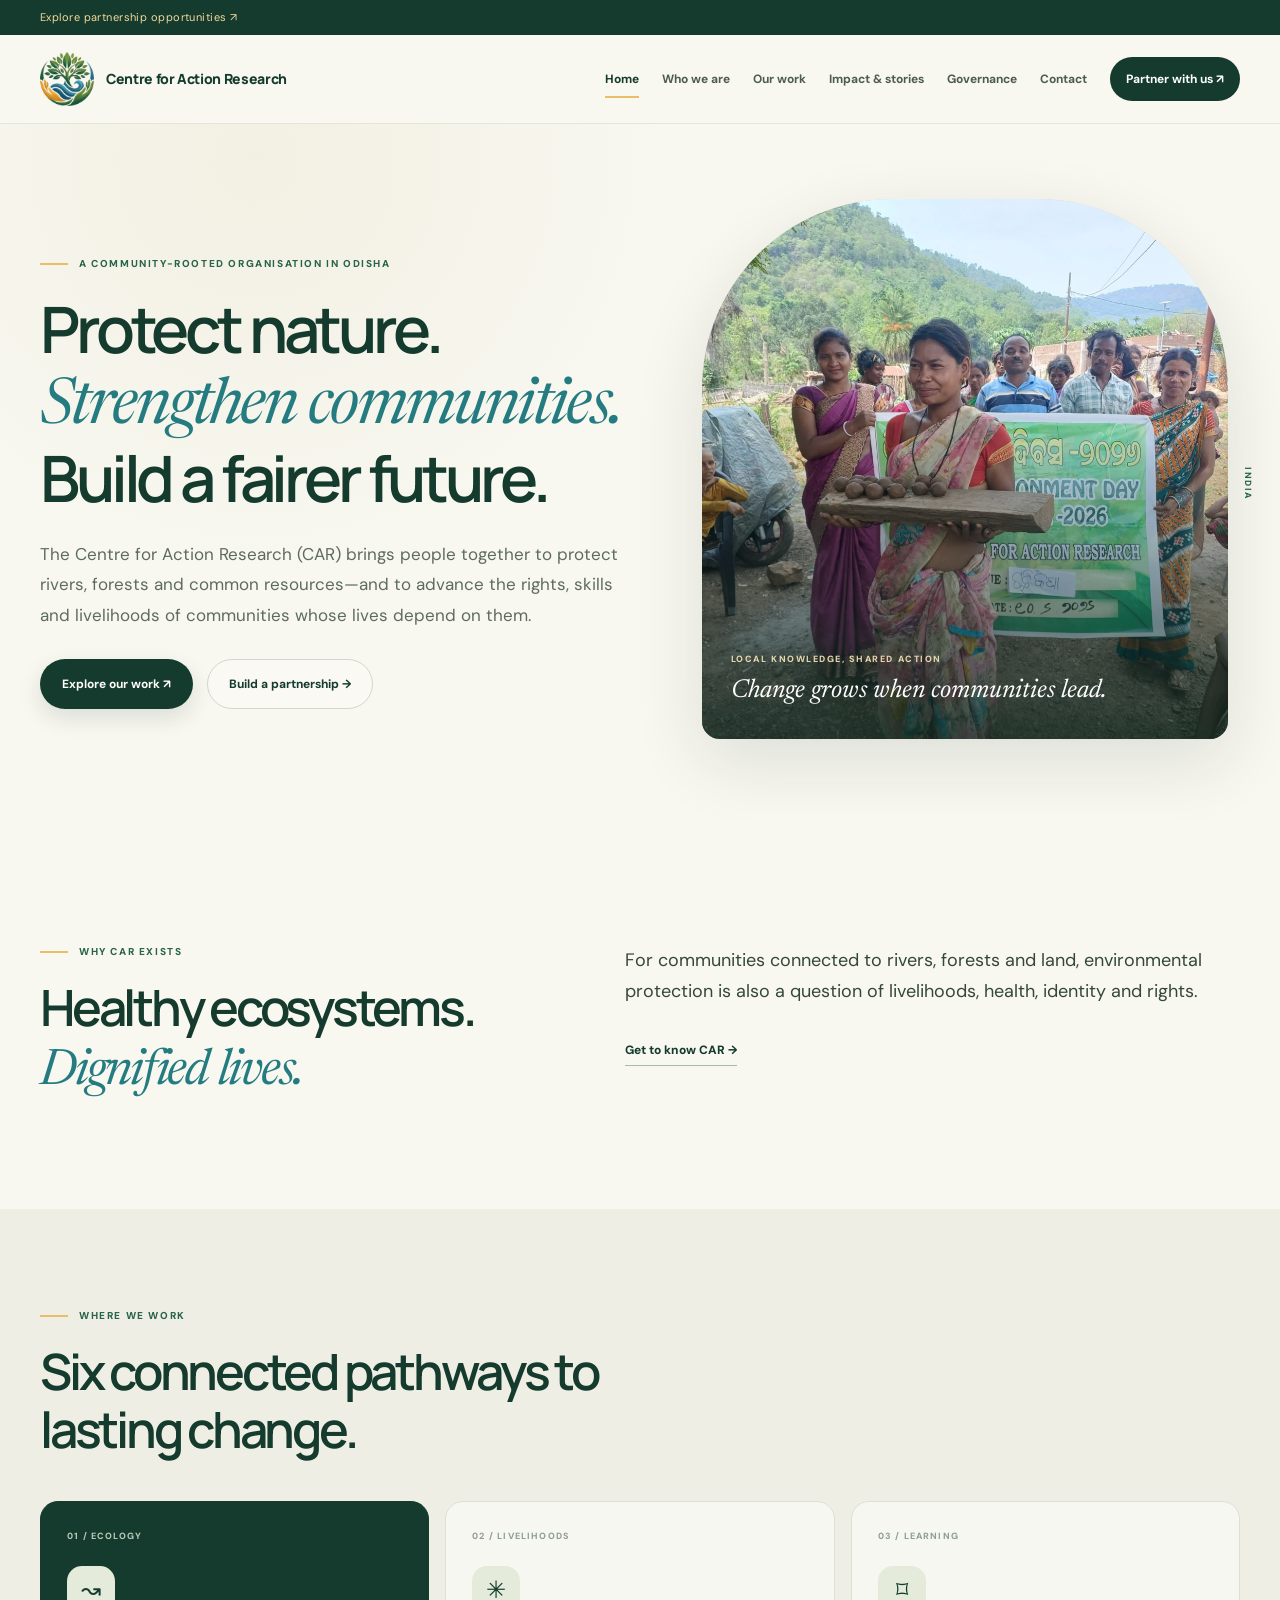
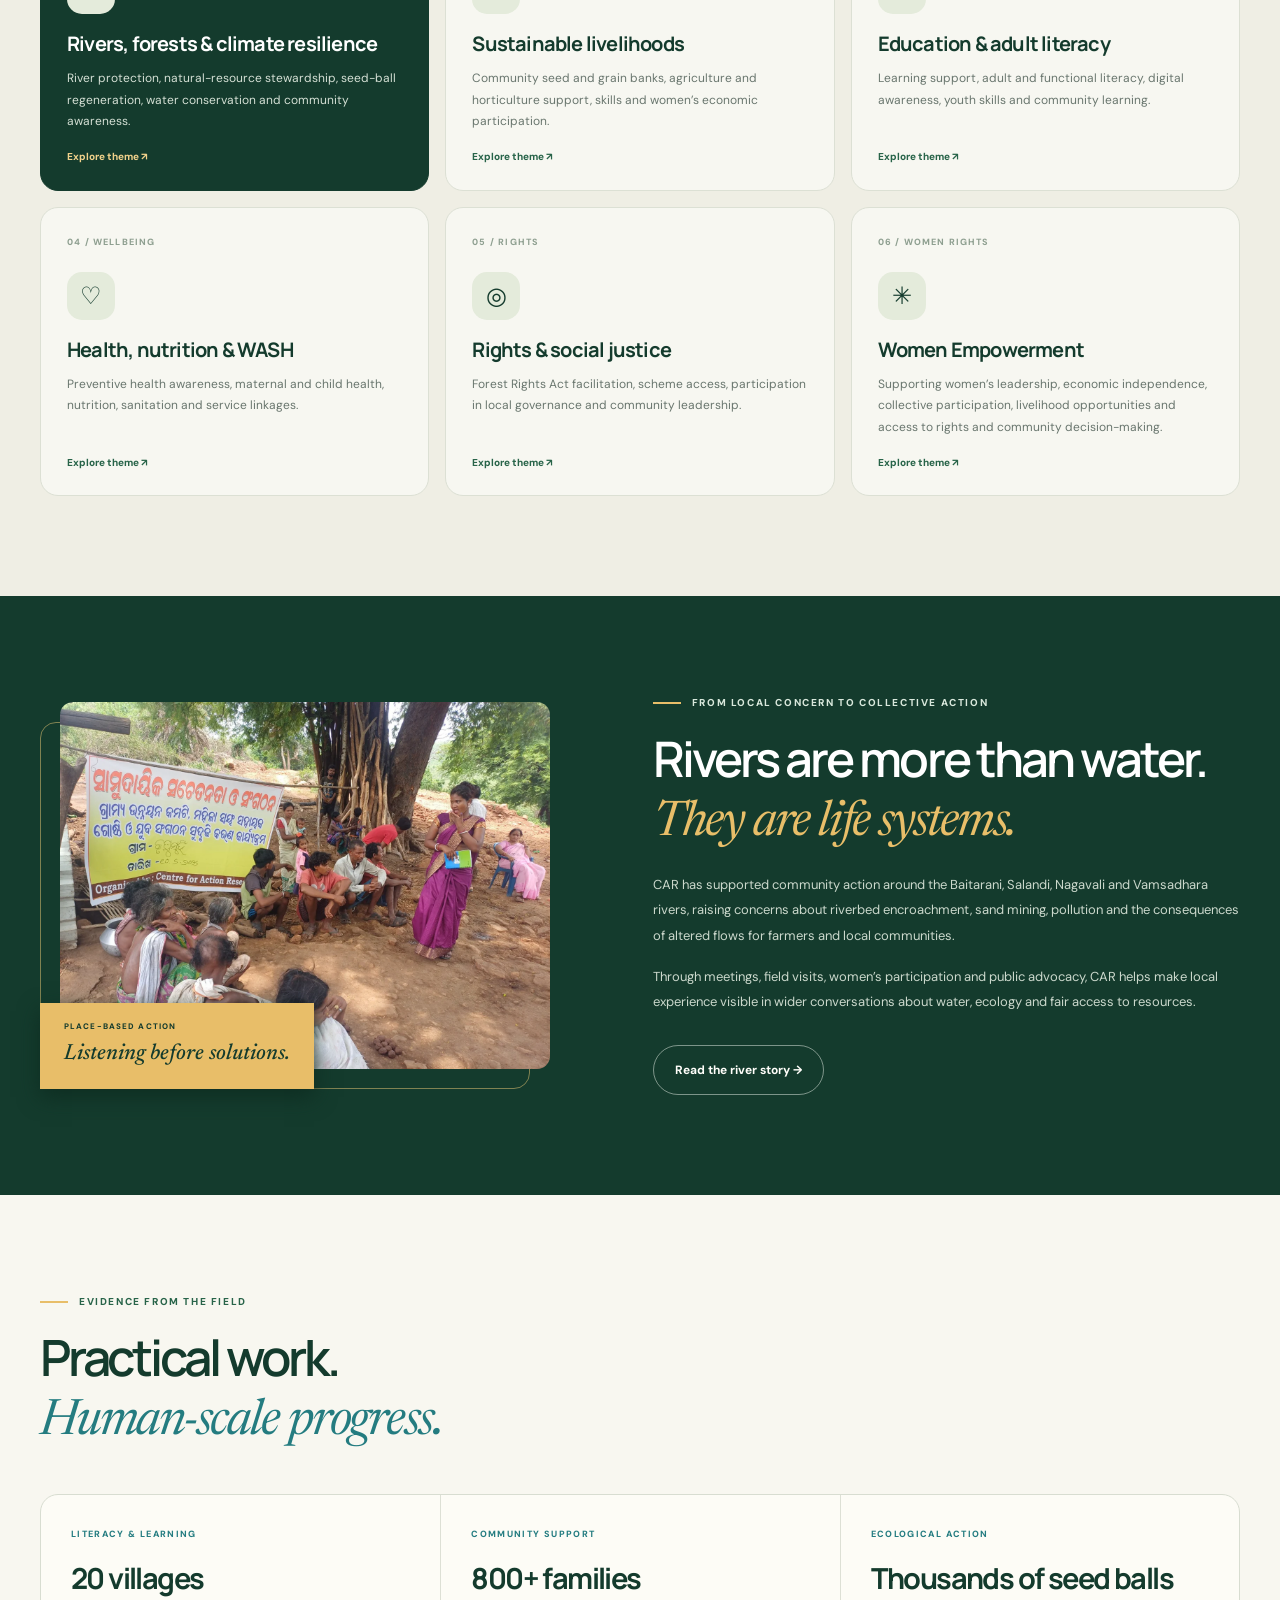
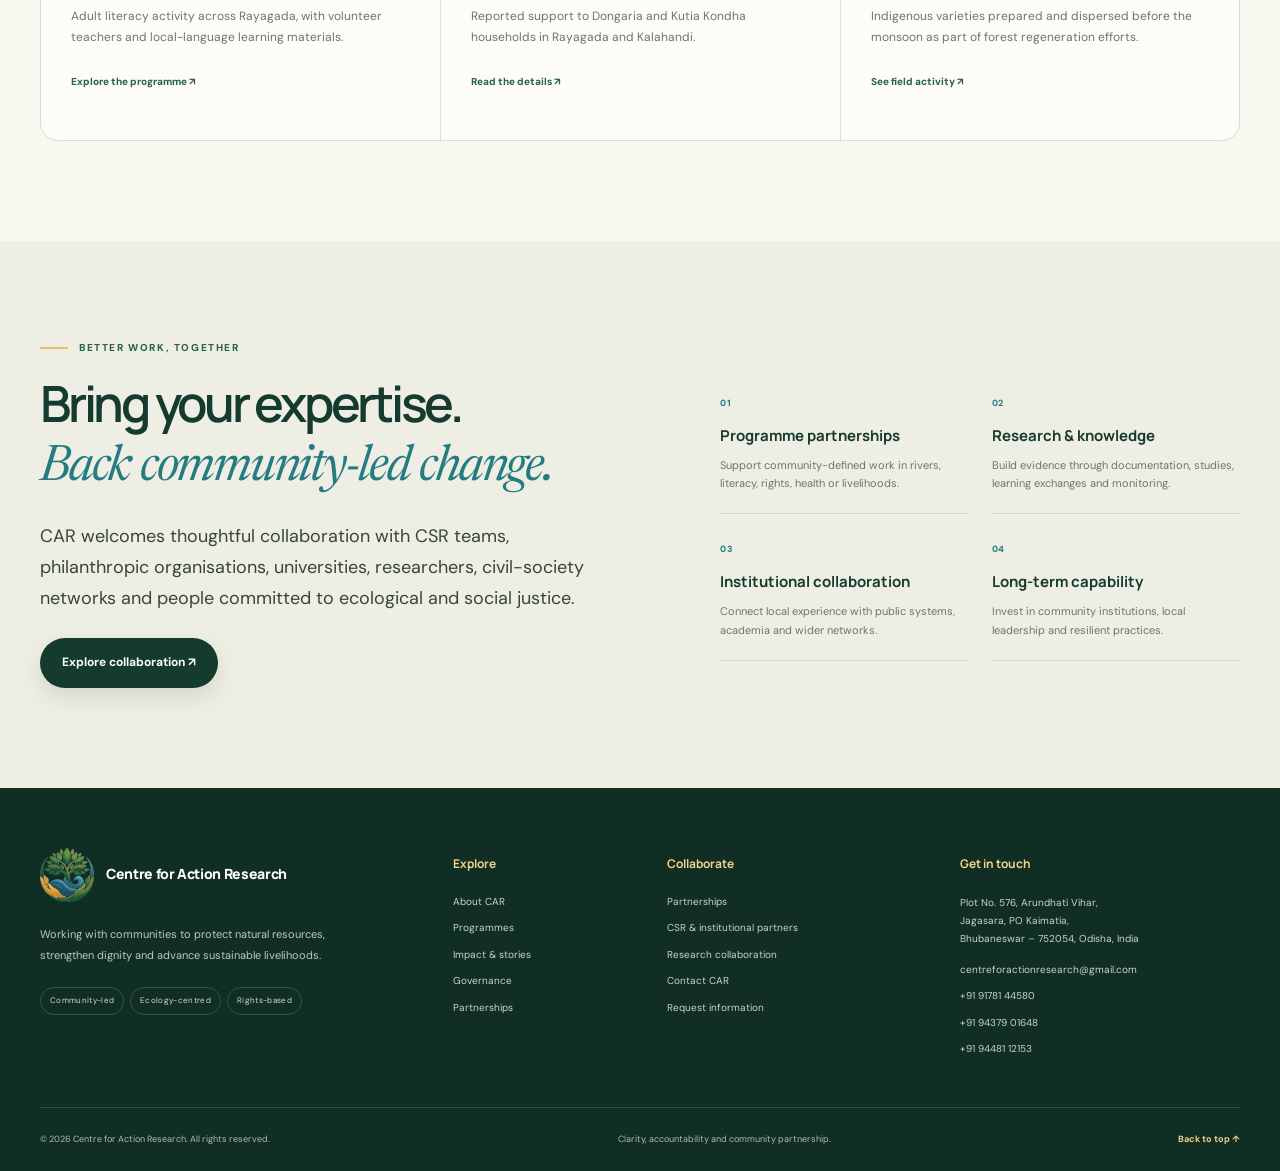
<file: index.html>
<!DOCTYPE html>
<html lang="en"><head><meta charset="utf-8"/><meta content="width=device-width, initial-scale=1" name="viewport"/><meta content="#143b2d" name="theme-color"/><meta content="Centre for Action Research works with communities in Odisha on natural resources, river protection, tribal rights, livelihoods, literacy, health and environmental resilience." name="description"/><meta content="website" property="og:type"/><meta content="Centre for Action Research | Community-led ecology and development" property="og:title"/><meta content="Centre for Action Research works with communities in Odisha on natural resources, river protection, tribal rights, livelihoods, literacy, health and environmental resilience." property="og:description"/><meta content="https://careco.in/assets/environment-day.webp" property="og:image"/><title>Centre for Action Research | Community-led ecology and development</title><link href="assets/favicon.png" rel="icon" type="image/png"/><link href="https://fonts.googleapis.com" rel="preconnect"/><link crossorigin="" href="https://fonts.gstatic.com" rel="preconnect"/><link href="https://fonts.googleapis.com/css2?family=DM+Sans:wght@400;500;600;700&amp;family=Manrope:wght@400;500;600;700;800&amp;family=Newsreader:opsz,wght@6..72,400;6..72,500;6..72,600&amp;display=swap" rel="stylesheet"/><link href="assets/styles.css" rel="stylesheet"/><link href="https://careco.in/" rel="canonical"/></head><body data-current="index.html"><a class="skip-link" href="#main">Skip to content</a><div class="announcement"><div class="container announce-inner"><a href="partnerships.html">Explore partnership opportunities ↗</a></div></div><header class="site-header" id="top"><div class="container nav-shell"><a aria-label="Centre for Action Research home" class="brand" href="index.html"><img alt="" height="54" src="assets/car-mark.webp" width="54"/><span class="brand-copy"><b>Centre for Action Research</b></span></a><button aria-controls="primary-navigation" aria-expanded="false" aria-label="Open navigation" class="menu-toggle" type="button"><span></span><span></span></button><nav aria-label="Main navigation" class="primary-nav" id="primary-navigation"><a data-page="index.html" href="index.html">Home</a><a data-page="about.html" href="about.html">Who we are</a><a data-page="programmes.html" href="programmes.html">Our work</a><a data-page="impact.html" href="impact.html">Impact &amp; stories</a><a data-page="governance.html" href="governance.html">Governance</a><a data-page="contact.html" href="contact.html">Contact</a><a class="nav-cta" data-page="partnerships.html" href="partnerships.html">Partner with us ↗</a></nav></div></header><main id="main">
<section class="hero"><div class="container hero-grid"><div class="hero-copy" data-reveal=""><div class="eyebrow"><span class="eyebrow-line"></span>A community-rooted organisation in Odisha</div><h1>Protect nature.<br/><em>Strengthen communities.</em><br/>Build a fairer future.</h1><p class="hero-lede">The Centre for Action Research (CAR) brings people together to protect rivers, forests and common resources—and to advance the rights, skills and livelihoods of communities whose lives depend on them.</p><div class="hero-actions"><a class="btn btn-primary" href="programmes.html">Explore our work ↗</a><a class="btn btn-quiet" href="partnerships.html">Build a partnership →</a></div></div><div class="hero-visual" data-reveal=""><div class="hero-photo-wrap"><img alt="Community members taking part in an environmental awareness and seed-ball activity." fetchpriority="high" src="assets/environment-day.webp"/><div class="photo-vignette"></div><div class="photo-caption"><span class="caption-kicker">LOCAL KNOWLEDGE, SHARED ACTION</span><span>Change grows when communities lead.</span></div></div><div class="hero-side-label"> INDIA</div></div></div></section>

<section class="section section-intro"><div class="container intro-grid"><div data-reveal=""><div class="eyebrow"><span class="eyebrow-line"></span>Why CAR exists</div><h2>Healthy ecosystems.<br/><em>Dignified lives.</em></h2></div><div class="intro-text" data-reveal=""><p class="lead">For communities connected to rivers, forests and land, environmental protection is also a question of livelihoods, health, identity and rights.</p><a class="text-link" href="about.html">Get to know CAR →</a></div></div></section>
<section class="section section-paper"><div class="container"><div class="section-heading-row" data-reveal=""><div><div class="eyebrow"><span class="eyebrow-line"></span>Where we work</div><h2>Six connected pathways to lasting change.</h2></div></div><div class="work-grid">
<a class="work-card work-card-feature" data-reveal="" href="programmes.html#environment"><div class="card-number">01 / ECOLOGY</div><div class="card-icon">↝</div><h3>Rivers, forests &amp; climate resilience</h3><p>River protection, natural-resource stewardship, seed-ball regeneration, water conservation and community awareness.</p><span class="card-arrow">Explore theme ↗</span></a>
<a class="work-card" data-reveal="" href="programmes.html#livelihoods"><div class="card-number">02 / LIVELIHOODS</div><div class="card-icon">✳</div><h3>Sustainable livelihoods</h3><p>Community seed and grain banks, agriculture and horticulture support, skills and women’s economic participation.</p><span class="card-arrow">Explore theme ↗</span></a>
<a class="work-card" data-reveal="" href="programmes.html#learning"><div class="card-number">03 / LEARNING</div><div class="card-icon">⌑</div><h3>Education &amp; adult literacy</h3><p>Learning support, adult and functional literacy, digital awareness, youth skills and community learning.</p><span class="card-arrow">Explore theme ↗</span></a>
<a class="work-card" data-reveal="" href="programmes.html#health"><div class="card-number">04 / WELLBEING</div><div class="card-icon">♡</div><h3>Health, nutrition &amp; WASH</h3><p>Preventive health awareness, maternal and child health, nutrition, sanitation and service linkages.</p><span class="card-arrow">Explore theme ↗</span></a>
<a class="work-card" data-reveal="" href="programmes.html#justice"><div class="card-number">05 / RIGHTS</div><div class="card-icon">◎</div><h3>Rights &amp; social justice</h3><p>Forest Rights Act facilitation, scheme access, participation in local governance and community leadership.</p><span class="card-arrow">Explore theme ↗</span></a><a class="work-card" data-reveal="" href="programmes.html#women-rights"><div class="card-number">06 / WOMEN RIGHTS</div><div class="card-icon">✳</div><h3>Women Empowerment</h3><p>Supporting women’s leadership, economic independence, collective participation, livelihood opportunities and access to rights and community decision-making.</p><span class="card-arrow">Explore theme ↗</span></a></div></div></section>
<section class="section river-story"><div class="container story-grid"><div class="story-image" data-reveal=""><img alt="Community members gathered under a tree for a local discussion" src="assets/community-dialogue.webp"/><div class="image-label"><span>PLACE-BASED ACTION</span><b>Listening before solutions.</b></div></div><div class="story-copy" data-reveal=""><div class="eyebrow eyebrow-light"><span class="eyebrow-line"></span>From local concern to collective action</div><h2>Rivers are more than water.<br/><em>They are life systems.</em></h2><p>CAR has supported community action around the Baitarani, Salandi, Nagavali and Vamsadhara rivers, raising concerns about riverbed encroachment, sand mining, pollution and the consequences of altered flows for farmers and local communities.</p><p>Through meetings, field visits, women’s participation and public advocacy, CAR helps make local experience visible in wider conversations about water, ecology and fair access to resources.</p><a class="btn btn-light-outline" href="impact.html#rivers">Read the river story →</a></div></div></section>
<section class="section"><div class="container"><div class="section-heading-row" data-reveal=""><div><div class="eyebrow"><span class="eyebrow-line"></span>Evidence from the field</div><h2>Practical work.<br/><em>Human-scale progress.</em></h2></div></div><div class="impact-band"><article class="impact-feature"><span class="impact-label">LITERACY &amp; LEARNING</span><strong>20 villages</strong><p>Adult literacy activity across Rayagada, with volunteer teachers and local-language learning materials.</p><a href="impact.html#literacy">Explore the programme ↗</a></article><article class="impact-feature"><span class="impact-label">COMMUNITY SUPPORT</span><strong>800+ families</strong><p>Reported support to Dongaria and Kutia Kondha households in Rayagada and Kalahandi.</p><a href="impact.html#pvtg">Read the details ↗</a></article><article class="impact-feature"><span class="impact-label">ECOLOGICAL ACTION</span><strong>Thousands of seed balls</strong><p>Indigenous varieties prepared and dispersed before the monsoon as part of forest regeneration efforts.</p><a href="impact.html#seedballs">See field activity ↗</a></article></div></div></section>
<section class="section section-paper"><div class="container partners-grid"><div data-reveal=""><div class="eyebrow"><span class="eyebrow-line"></span>Better work, together</div><h2>Bring your expertise.<br/><em>Back community-led change.</em></h2><p class="lead">CAR welcomes thoughtful collaboration with CSR teams, philanthropic organisations, universities, researchers, civil-society networks and people committed to ecological and social justice.</p><a class="btn btn-primary" href="partnerships.html">Explore collaboration ↗</a></div><div class="partner-note-grid" data-reveal=""><div class="partner-note"><span>01</span><b>Programme partnerships</b><p>Support community-defined work in rivers, literacy, rights, health or livelihoods.</p></div><div class="partner-note"><span>02</span><b>Research &amp; knowledge</b><p>Build evidence through documentation, studies, learning exchanges and monitoring.</p></div><div class="partner-note"><span>03</span><b>Institutional collaboration</b><p>Connect local experience with public systems, academia and wider networks.</p></div><div class="partner-note"><span>04</span><b>Long-term capability</b><p>Invest in community institutions, local leadership and resilient practices.</p></div></div></div></section>

</main>
<footer class="site-footer"><div class="container footer-top"><div class="footer-brand-block"><a class="brand brand-footer" href="index.html"><img alt="" height="54" src="assets/car-mark.webp" width="54"/><span class="brand-copy"><b>Centre for Action Research</b></span></a><p>Working with communities to protect natural resources, strengthen dignity and advance sustainable livelihoods.</p><div class="footer-pills"><span>Community-led</span><span>Ecology-centred</span><span>Rights-based</span></div></div><div class="footer-col"><h3>Explore</h3><a href="about.html">About CAR</a><a href="programmes.html">Programmes</a><a href="impact.html">Impact &amp; stories</a><a href="governance.html">Governance</a><a href="partnerships.html">Partnerships</a></div><div class="footer-col"><h3>Collaborate</h3><a href="partnerships.html">Partnerships</a><a href="partnerships.html#csr">CSR &amp; institutional partners</a><a href="partnerships.html#research">Research collaboration</a><a href="contact.html">Contact CAR</a><a href="mailto:centreforactionresearch@gmail.com?subject=CAR%20information%20request">Request information</a></div><div class="footer-col footer-contact"><h3>Get in touch</h3><p>Plot No. 576, Arundhati Vihar,<br/>Jagasara, PO Kaimatia,<br/>Bhubaneswar – 752054, Odisha, India</p><a href="mailto:centreforactionresearch@gmail.com">centreforactionresearch@gmail.com</a><a href="tel:+919178144580">+91 91781 44580</a><a href="tel:+919437901648">+91 94379 01648</a><a href="tel:+919448112153">+91 94481 12153</a></div></div><div class="container footer-bottom"><span>© <span data-year="">2026</span> Centre for Action Research. All rights reserved.</span><span>Clarity, accountability and community partnership.</span><a href="#top">Back to top ↑</a></div></footer><button aria-label="Back to top" class="back-to-top" type="button">↑</button><script defer="" src="assets/site.js"></script></body></html>
</file>
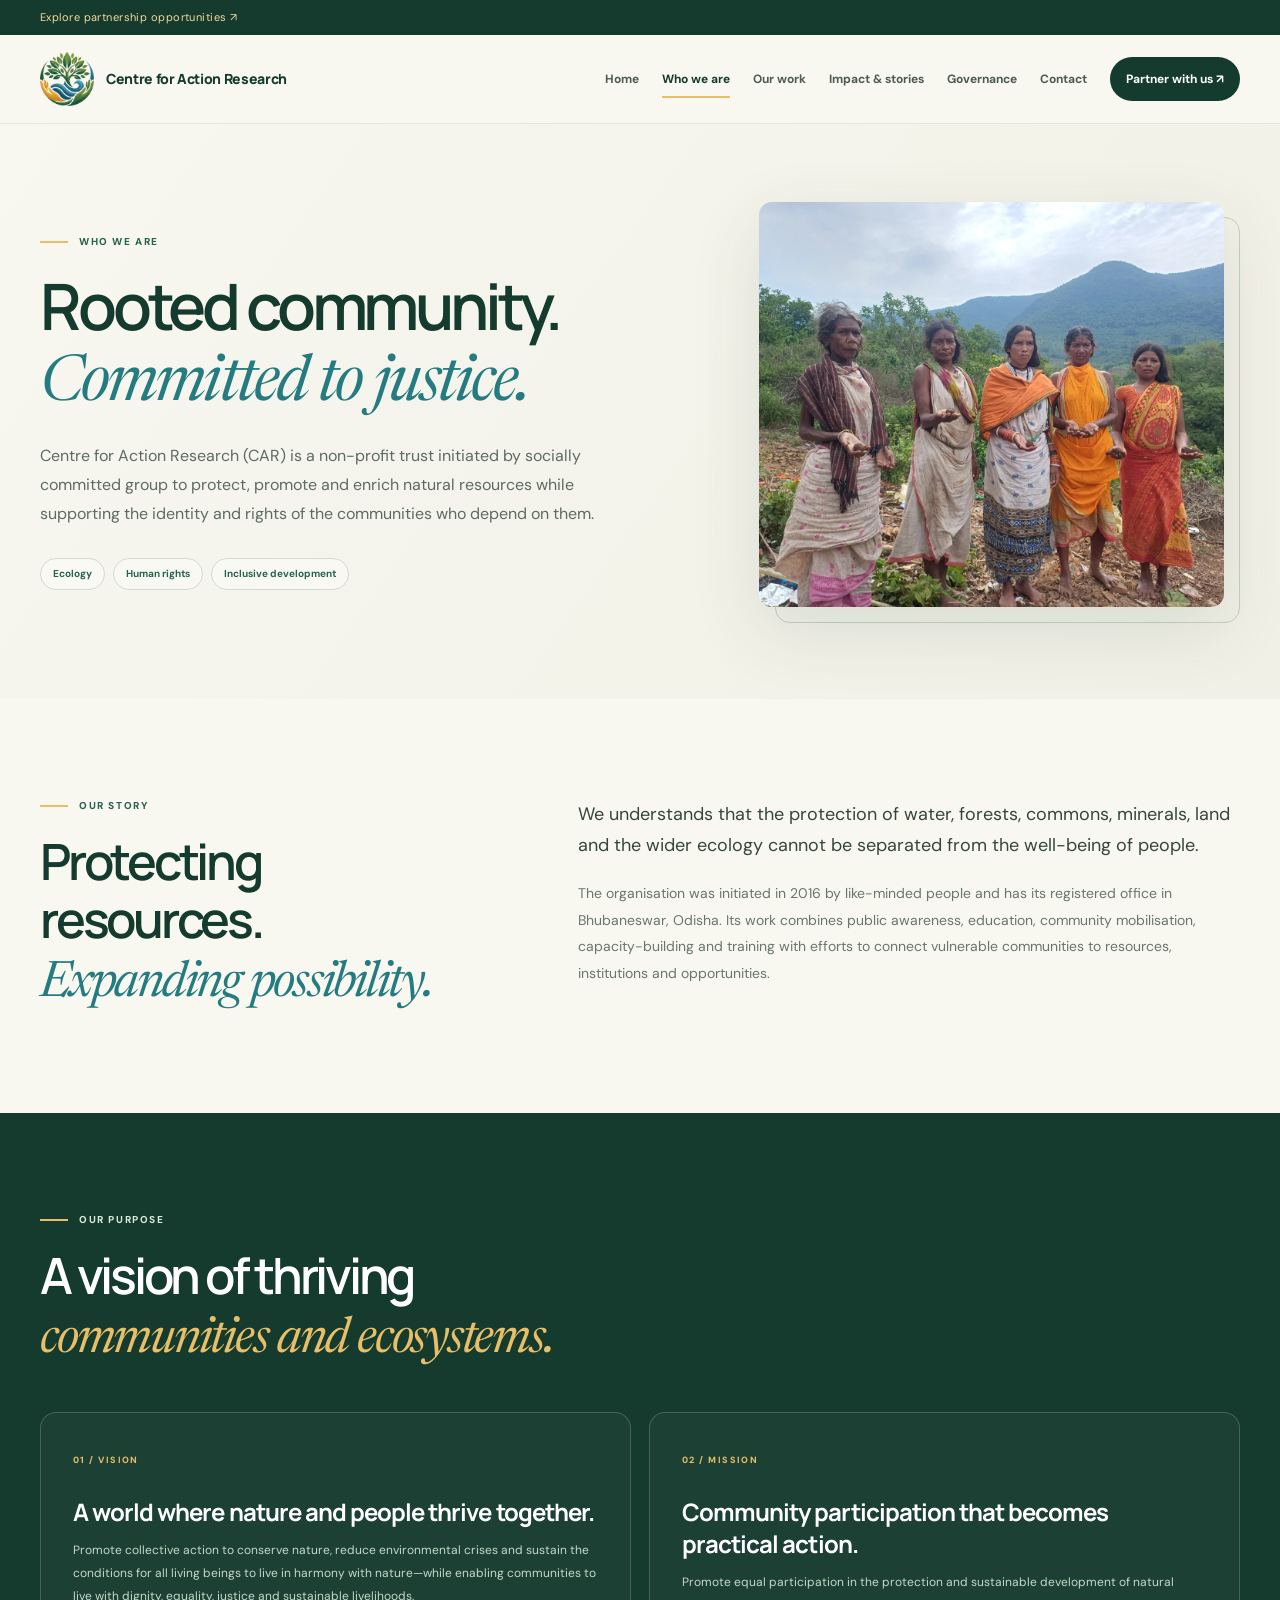
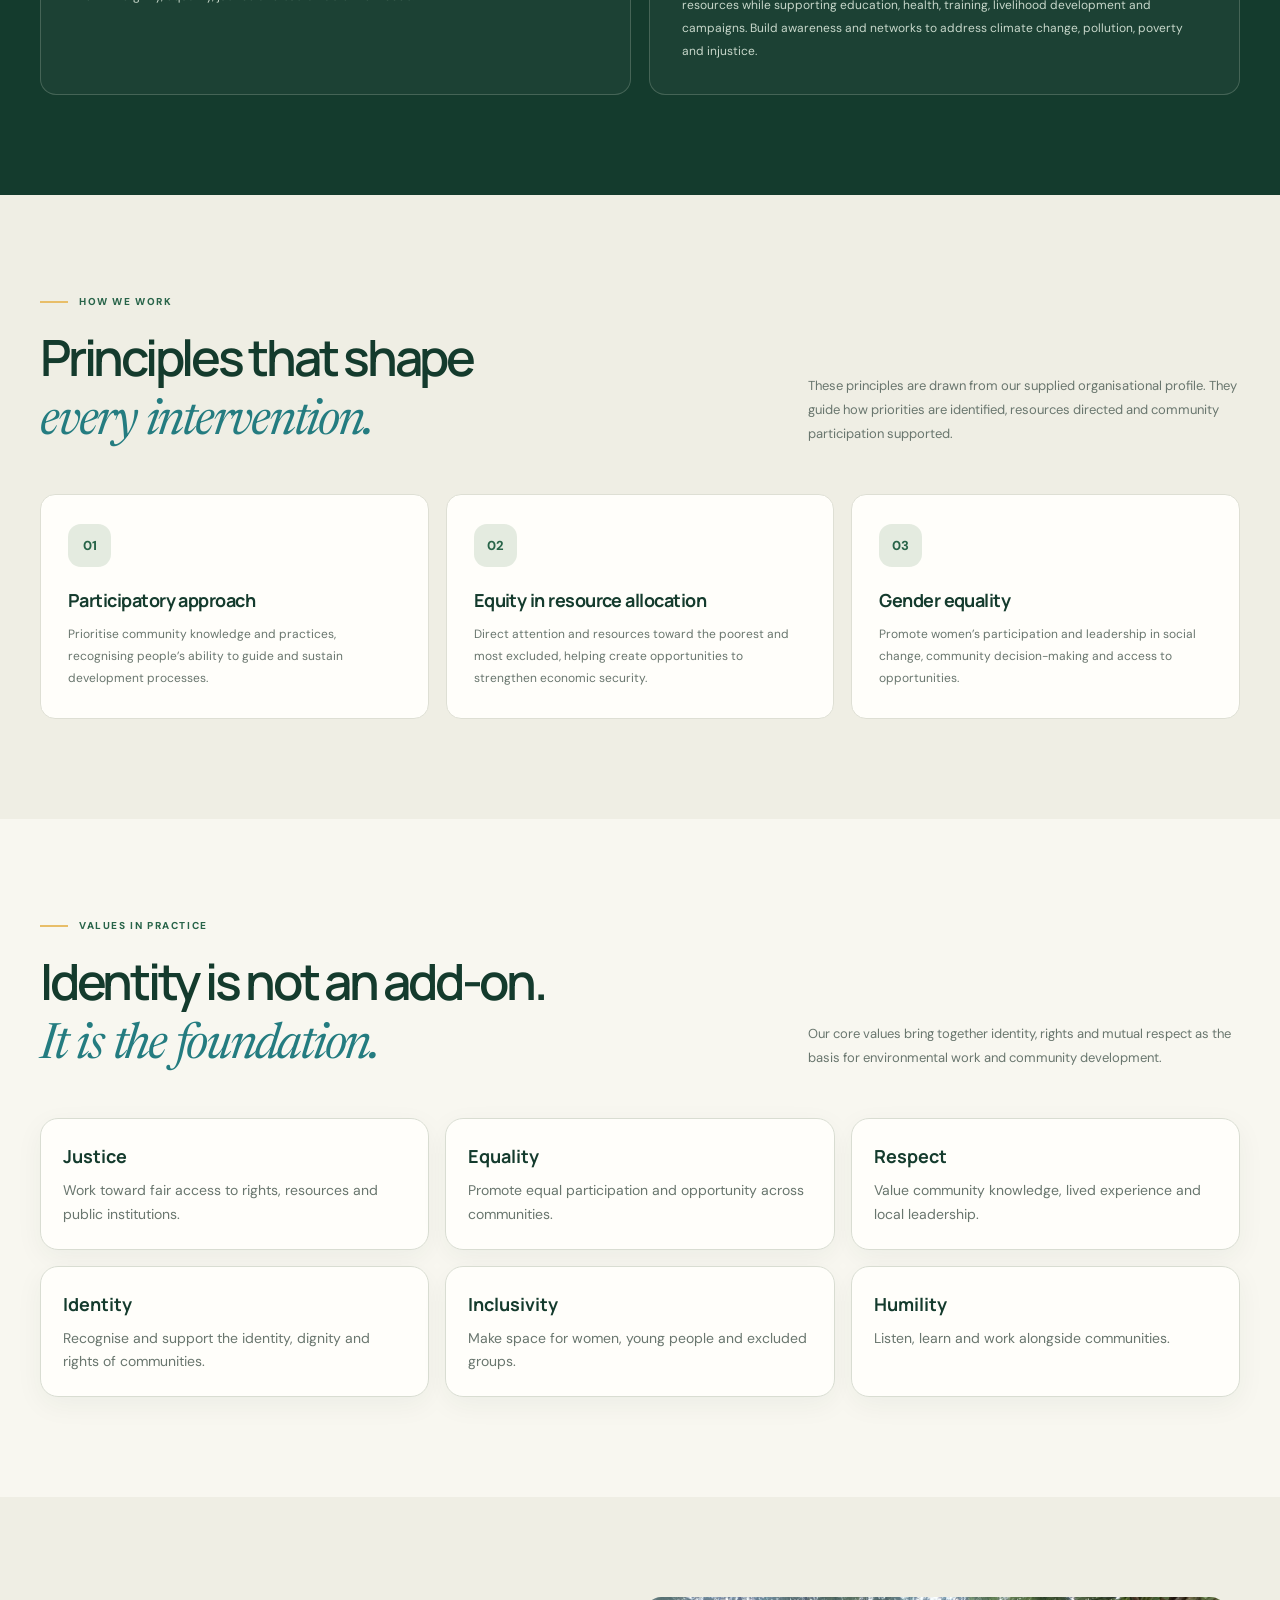
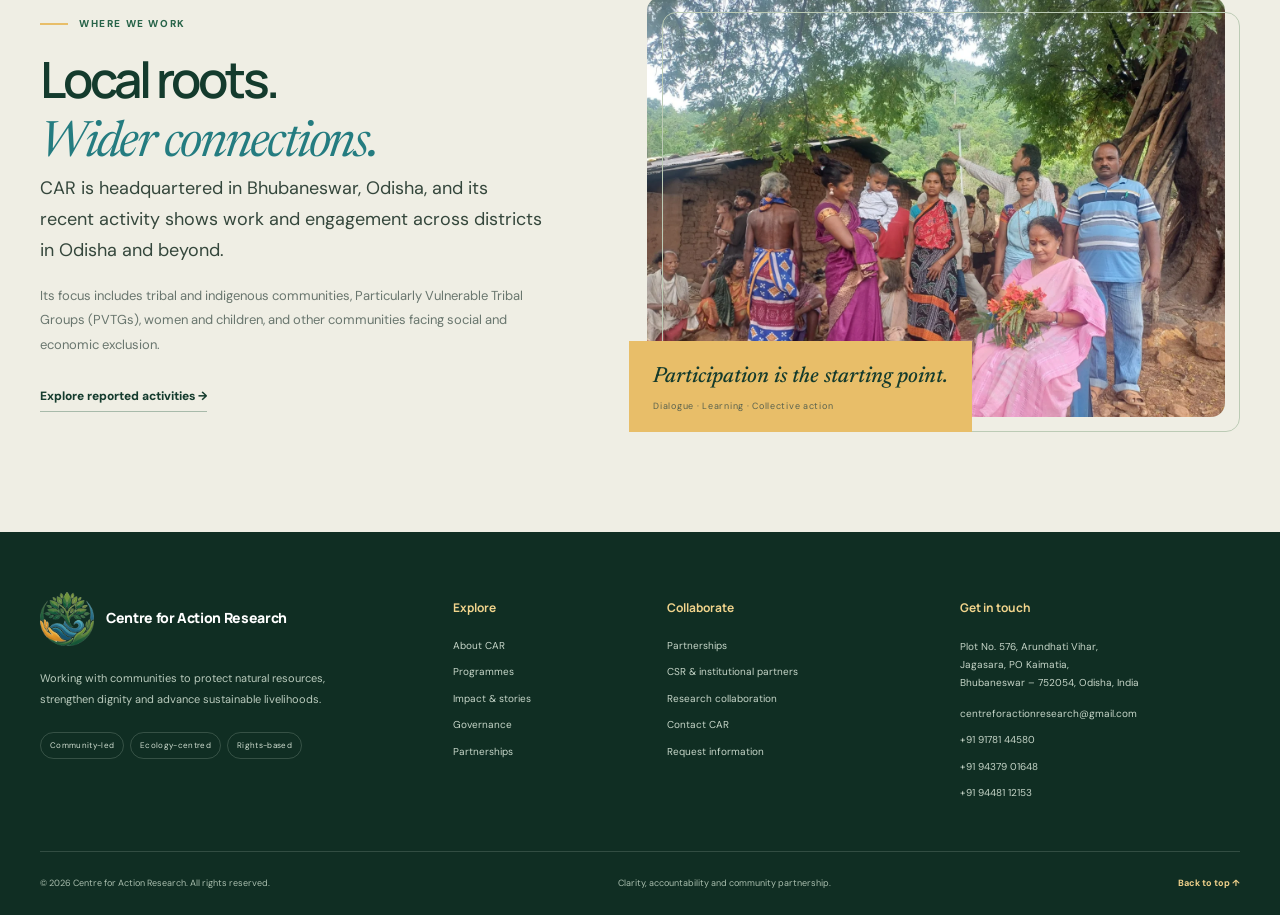
<file: about.html>
<!DOCTYPE html>
<html lang="en"><head><meta charset="utf-8"/><meta content="width=device-width, initial-scale=1" name="viewport"/><meta content="#143b2d" name="theme-color"/><meta content="Learn about Centre for Action Research, its community-rooted mission, core values, principles and development approach." name="description"/><meta content="website" property="og:type"/><meta content="Who we are | Centre for Action Research" property="og:title"/><meta content="Learn about Centre for Action Research, its community-rooted mission, core values, principles and development approach." property="og:description"/><meta content="https://careco.in/assets/environment-day.webp" property="og:image"/><title>Who we are | Centre for Action Research</title><link href="assets/favicon.png" rel="icon" type="image/png"/><link href="https://fonts.googleapis.com" rel="preconnect"/><link crossorigin="" href="https://fonts.gstatic.com" rel="preconnect"/><link href="https://fonts.googleapis.com/css2?family=DM+Sans:wght@400;500;600;700&amp;family=Manrope:wght@400;500;600;700;800&amp;family=Newsreader:opsz,wght@6..72,400;6..72,500;6..72,600&amp;display=swap" rel="stylesheet"/><link href="assets/styles.css" rel="stylesheet"/><link href="https://careco.in/about.html" rel="canonical"/></head><body data-current="about.html"><a class="skip-link" href="#main">Skip to content</a><div class="announcement"><div class="container announce-inner"><a href="partnerships.html">Explore partnership opportunities ↗</a></div></div><header class="site-header" id="top"><div class="container nav-shell"><a aria-label="Centre for Action Research home" class="brand" href="index.html"><img alt="" height="54" src="assets/car-mark.webp" width="54"/><span class="brand-copy"><b>Centre for Action Research</b></span></a><button aria-controls="primary-navigation" aria-expanded="false" aria-label="Open navigation" class="menu-toggle" type="button"><span></span><span></span></button><nav aria-label="Main navigation" class="primary-nav" id="primary-navigation"><a data-page="index.html" href="index.html">Home</a><a data-page="about.html" href="about.html">Who we are</a><a data-page="programmes.html" href="programmes.html">Our work</a><a data-page="impact.html" href="impact.html">Impact &amp; stories</a><a data-page="governance.html" href="governance.html">Governance</a><a data-page="contact.html" href="contact.html">Contact</a><a class="nav-cta" data-page="partnerships.html" href="partnerships.html">Partner with us ↗</a></nav></div></header><main id="main">
<section class="page-hero"><div class="container page-hero-grid"><div data-reveal=""><div class="eyebrow"><span class="eyebrow-line"></span>Who we are</div><h1>Rooted community.<br/><em>Committed to justice.</em></h1><p class="hero-lede">Centre for Action Research (CAR) is a non-profit trust initiated by socially committed group to protect, promote and enrich natural resources while supporting the identity and rights of the communities who depend on them.</p><div class="page-hero-tags"><span>Ecology</span><span>Human rights</span><span>Inclusive development</span></div></div><div class="page-hero-image" data-reveal=""><img alt="Community members in a rural landscape surrounded by forested hills" src="assets/community-landscape.webp"/></div></div></section>
<section class="section"><div class="container split-content"><div><div class="eyebrow"><span class="eyebrow-line"></span>Our story</div><h2>Protecting resources.<br/><em>Expanding possibility.</em></h2></div><div class="rich-copy"><p class="lead">We understands that the protection of water, forests, commons, minerals, land and the wider ecology cannot be separated from the well-being of people.</p><p>The organisation was initiated in 2016 by like-minded people and has its registered office in Bhubaneswar, Odisha. Its work combines public awareness, education, community mobilisation, capacity-building and training with efforts to connect vulnerable communities to resources, institutions and opportunities.</p></div></div></section>
<section class="section section-dark"><div class="container"><div class="section-heading-row section-heading-light" data-reveal=""><div><div class="eyebrow eyebrow-light"><span class="eyebrow-line"></span>Our purpose</div><h2>A vision of thriving<br/><em>communities and ecosystems.</em></h2></div></div><div class="purpose-grid"><article class="purpose-card" data-reveal=""><span class="purpose-index">01 / VISION</span><h3>A world where nature and people thrive together.</h3><p>Promote collective action to conserve nature, reduce environmental crises and sustain the conditions for all living beings to live in harmony with nature—while enabling communities to live with dignity, equality, justice and sustainable livelihoods.</p></article><article class="purpose-card" data-reveal=""><span class="purpose-index">02 / MISSION</span><h3>Community participation that becomes practical action.</h3><p>Promote equal participation in the protection and sustainable development of natural resources while supporting education, health, training, livelihood development and campaigns. Build awareness and networks to address climate change, pollution, poverty and injustice.</p></article></div></div></section>
<section class="section section-paper"><div class="container"><div class="section-heading-row" data-reveal=""><div><div class="eyebrow"><span class="eyebrow-line"></span>How we work</div><h2>Principles that shape<br/><em>every intervention.</em></h2></div><p>These principles are drawn from our supplied organisational profile. They guide how priorities are identified, resources directed and community participation supported.</p></div><div class="principles-grid"><article class="principle-card" data-reveal=""><div class="principle-number">01</div><h3>Participatory approach</h3><p>Prioritise community knowledge and practices, recognising people’s ability to guide and sustain development processes.</p></article><article class="principle-card" data-reveal=""><div class="principle-number">02</div><h3>Equity in resource allocation</h3><p>Direct attention and resources toward the poorest and most excluded, helping create opportunities to strengthen economic security.</p></article><article class="principle-card" data-reveal=""><div class="principle-number">03</div><h3>Gender equality</h3><p>Promote women’s participation and leadership in social change, community decision-making and access to opportunities.</p></article></div></div></section>
<section class="section"><div class="container"><div class="section-heading-row" data-reveal=""><div><div class="eyebrow"><span class="eyebrow-line"></span>Values in practice</div><h2>Identity is not an add-on.<br/><em>It is the foundation.</em></h2></div><p>Our core values bring together identity, rights and mutual respect as the basis for environmental work and community development.</p></div><div class="values-list-grid" data-reveal=""><article class="value-card"><h3>Justice</h3><p>Work toward fair access to rights, resources and public institutions.</p></article><article class="value-card"><h3>Equality</h3><p>Promote equal participation and opportunity across communities.</p></article><article class="value-card"><h3>Respect</h3><p>Value community knowledge, lived experience and local leadership.</p></article><article class="value-card"><h3>Identity</h3><p>Recognise and support the identity, dignity and rights of communities.</p></article><article class="value-card"><h3>Inclusivity</h3><p>Make space for women, young people and excluded groups.</p></article><article class="value-card"><h3>Humility</h3><p>Listen, learn and work alongside communities.</p></article></div></div></section>
<section class="section section-paper"><div class="container footprint-grid"><div data-reveal=""><div class="eyebrow"><span class="eyebrow-line"></span>Where we work</div><h2>Local roots.<br/><em>Wider connections.</em></h2><p class="lead">CAR is headquartered in Bhubaneswar, Odisha, and its recent activity shows work and engagement across districts in Odisha and beyond.</p><p>Its focus includes tribal and indigenous communities, Particularly Vulnerable Tribal Groups (PVTGs), women and children, and other communities facing social and economic exclusion.</p><a class="text-link" href="impact.html">Explore reported activities →</a></div><div class="footprint-image" data-reveal=""><img alt="Community members gathered under a large tree during an outreach activity" src="assets/community-gathering.webp"/><div class="footprint-caption"><b>Participation is the starting point.</b><span>Dialogue · Learning · Collective action</span></div></div></div></section>

</main>
<footer class="site-footer"><div class="container footer-top"><div class="footer-brand-block"><a class="brand brand-footer" href="index.html"><img alt="" height="54" src="assets/car-mark.webp" width="54"/><span class="brand-copy"><b>Centre for Action Research</b></span></a><p>Working with communities to protect natural resources, strengthen dignity and advance sustainable livelihoods.</p><div class="footer-pills"><span>Community-led</span><span>Ecology-centred</span><span>Rights-based</span></div></div><div class="footer-col"><h3>Explore</h3><a href="about.html">About CAR</a><a href="programmes.html">Programmes</a><a href="impact.html">Impact &amp; stories</a><a href="governance.html">Governance</a><a href="partnerships.html">Partnerships</a></div><div class="footer-col"><h3>Collaborate</h3><a href="partnerships.html">Partnerships</a><a href="partnerships.html#csr">CSR &amp; institutional partners</a><a href="partnerships.html#research">Research collaboration</a><a href="contact.html">Contact CAR</a><a href="mailto:centreforactionresearch@gmail.com?subject=CAR%20information%20request">Request information</a></div><div class="footer-col footer-contact"><h3>Get in touch</h3><p>Plot No. 576, Arundhati Vihar,<br/>Jagasara, PO Kaimatia,<br/>Bhubaneswar – 752054, Odisha, India</p><a href="mailto:centreforactionresearch@gmail.com">centreforactionresearch@gmail.com</a><a href="tel:+919178144580">+91 91781 44580</a><a href="tel:+919437901648">+91 94379 01648</a><a href="tel:+919448112153">+91 94481 12153</a></div></div><div class="container footer-bottom"><span>© <span data-year="">2026</span> Centre for Action Research. All rights reserved.</span><span>Clarity, accountability and community partnership.</span><a href="#top">Back to top ↑</a></div></footer><button aria-label="Back to top" class="back-to-top" type="button">↑</button><script defer="" src="assets/site.js"></script></body></html>
</file>
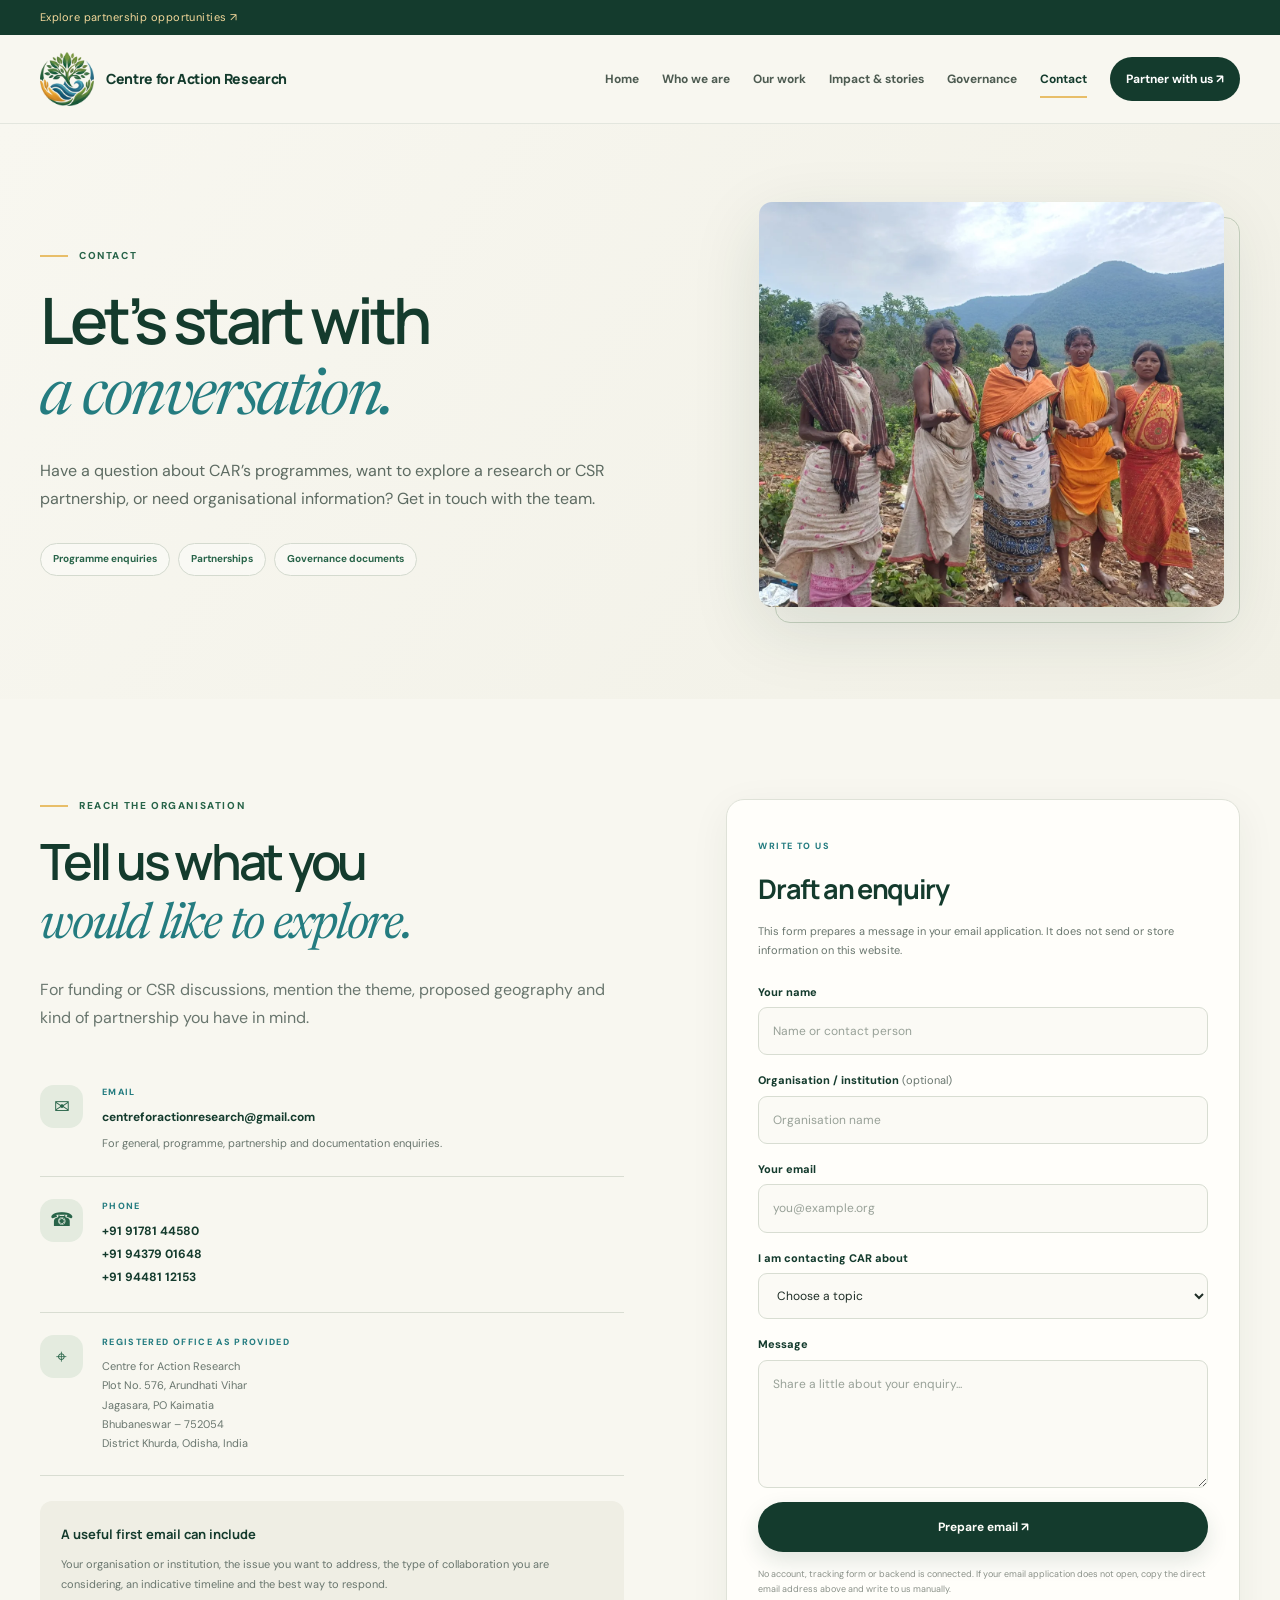
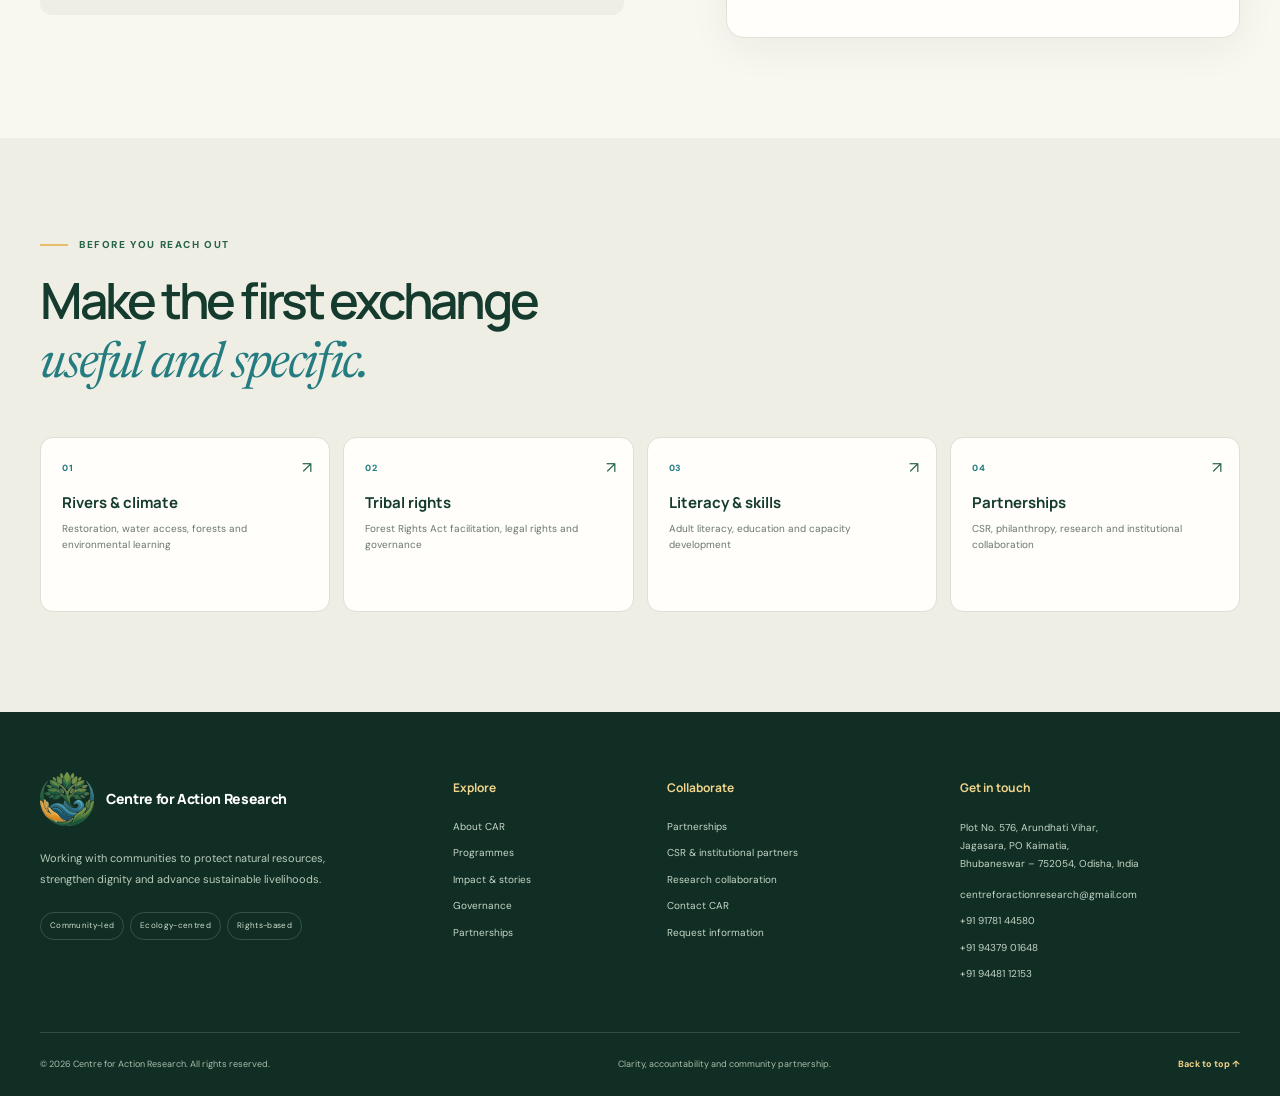
<file: contact.html>
<!DOCTYPE html>
<html lang="en"><head><meta charset="utf-8"/><meta content="width=device-width, initial-scale=1" name="viewport"/><meta content="#143b2d" name="theme-color"/><meta content="Contact Centre for Action Research for programme, research, CSR, governance and general enquiries." name="description"/><meta content="website" property="og:type"/><meta content="Contact | Centre for Action Research" property="og:title"/><meta content="Contact Centre for Action Research for programme, research, CSR, governance and general enquiries." property="og:description"/><meta content="https://careco.in/assets/environment-day.webp" property="og:image"/><title>Contact | Centre for Action Research</title><link href="assets/favicon.png" rel="icon" type="image/png"/><link href="https://fonts.googleapis.com" rel="preconnect"/><link crossorigin="" href="https://fonts.gstatic.com" rel="preconnect"/><link href="https://fonts.googleapis.com/css2?family=DM+Sans:wght@400;500;600;700&amp;family=Manrope:wght@400;500;600;700;800&amp;family=Newsreader:opsz,wght@6..72,400;6..72,500;6..72,600&amp;display=swap" rel="stylesheet"/><link href="assets/styles.css" rel="stylesheet"/><link href="https://careco.in/contact.html" rel="canonical"/></head><body data-current="contact.html"><a class="skip-link" href="#main">Skip to content</a><div class="announcement"><div class="container announce-inner"><a href="partnerships.html#csr">Explore partnership opportunities ↗</a></div></div><header class="site-header" id="top"><div class="container nav-shell"><a aria-label="Centre for Action Research home" class="brand" href="index.html"><img alt="" height="54" src="assets/car-mark.webp" width="54"/><span class="brand-copy"><b>Centre for Action Research</b></span></a><button aria-controls="primary-navigation" aria-expanded="false" aria-label="Open navigation" class="menu-toggle" type="button"><span></span><span></span></button><nav aria-label="Main navigation" class="primary-nav" id="primary-navigation"><a data-page="index.html" href="index.html">Home</a><a data-page="about.html" href="about.html">Who we are</a><a data-page="programmes.html" href="programmes.html">Our work</a><a data-page="impact.html" href="impact.html">Impact &amp; stories</a><a data-page="governance.html" href="governance.html">Governance</a><a data-page="contact.html" href="contact.html">Contact</a><a class="nav-cta" data-page="partnerships.html" href="partnerships.html#csr">Partner with us ↗</a></nav></div></header><main id="main">
<section class="page-hero"><div class="container page-hero-grid"><div data-reveal=""><div class="eyebrow"><span class="eyebrow-line"></span>Contact</div><h1>Let’s start with<br/><em>a conversation.</em></h1><p class="hero-lede">Have a question about CAR’s programmes, want to explore a research or CSR partnership, or need organisational information? Get in touch with the team.</p><div class="page-hero-tags"><span>Programme enquiries</span><span>Partnerships</span><span>Governance documents</span></div></div><div class="page-hero-image" data-reveal=""><img alt="Community members standing in an outdoor landscape" src="assets/community-landscape.webp"/></div></div></section>
<section class="section"><div class="container contact-layout"><div class="contact-main" data-reveal=""><div class="eyebrow"><span class="eyebrow-line"></span>Reach the organisation</div><h2>Tell us what you<br/><em>would like to explore.</em></h2><p class="lead">For funding or CSR discussions, mention the theme, proposed geography and kind of partnership you have in mind.</p><div class="contact-method"><span class="contact-icon">✉</span><div><small>EMAIL</small><a href="mailto:centreforactionresearch@gmail.com">centreforactionresearch@gmail.com</a><p>For general, programme, partnership and documentation enquiries.</p></div></div><div class="contact-method"><span class="contact-icon">☎</span><div><small>PHONE</small><a href="tel:+919178144580">+91 91781 44580</a><a href="tel:+919437901648">+91 94379 01648</a><a href="tel:+919448112153">+91 94481 12153</a></div></div><div class="contact-method"><span class="contact-icon">⌖</span><div><small>REGISTERED OFFICE AS PROVIDED</small><address>Centre for Action Research<br/>Plot No. 576, Arundhati Vihar<br/>Jagasara, PO Kaimatia<br/>Bhubaneswar – 752054<br/>District Khurda, Odisha, India</address></div></div><div class="contact-hours"><b>A useful first email can include</b><p>Your organisation or institution, the issue you want to address, the type of collaboration you are considering, an indicative timeline and the best way to respond.</p></div></div>
<div class="contact-form-panel" data-reveal=""><span class="form-kicker">WRITE TO US</span><h3>Draft an enquiry</h3><p>This form prepares a message in your email application. It does not send or store information on this website.</p><form id="enquiry-form"><label for="name">Your name</label><input autocomplete="name" id="name" name="name" placeholder="Name or contact person" required="" type="text"/><label for="organisation">Organisation / institution <span>(optional)</span></label><input autocomplete="organization" id="organisation" name="organisation" placeholder="Organisation name" type="text"/><label for="email">Your email</label><input autocomplete="email" id="email" name="email" placeholder="you@example.org" required="" type="email"/><label for="topic">I am contacting CAR about</label><select id="topic" name="topic" required=""><option value="">Choose a topic</option><option>CSR or philanthropic partnership</option><option>Research or academic collaboration</option><option>Programme information</option><option>Governance or statutory documents</option><option>Media or general enquiry</option><option>Other</option></select><label for="message">Message</label><textarea id="message" name="message" placeholder="Share a little about your enquiry..." required="" rows="5"></textarea><button class="btn btn-primary btn-full" type="submit">Prepare email ↗</button><p aria-live="polite" class="form-feedback" id="form-feedback" role="status"></p><p class="form-disclaimer">No account, tracking form or backend is connected. If your email application does not open, copy the direct email address above and write to us manually.</p></form></div></div></section>
<section class="section section-paper"><div class="container"><div class="section-heading-row" data-reveal=""><div><div class="eyebrow"><span class="eyebrow-line"></span>Before you reach out</div><h2>Make the first exchange<br/><em>useful and specific.</em></h2></div></div><div class="contact-topic-grid"><a href="programmes.html#environment"><span>01</span><b>Rivers &amp; climate</b><small>Restoration, water access, forests and environmental learning</small><span class="topic-arrow">↗</span></a><a href="programmes.html#justice"><span>02</span><b>Tribal rights</b><small>Forest Rights Act facilitation, legal rights and governance</small><span class="topic-arrow">↗</span></a><a href="programmes.html#learning"><span>03</span><b>Literacy &amp; skills</b><small>Adult literacy, education and capacity development</small><span class="topic-arrow">↗</span></a><a href="partnerships.html#csr"><span>04</span><b>Partnerships</b><small>CSR, philanthropy, research and institutional collaboration</small><span class="topic-arrow">↗</span></a></div></div></section>
</main>
<footer class="site-footer"><div class="container footer-top"><div class="footer-brand-block"><a class="brand brand-footer" href="index.html"><img alt="" height="54" src="assets/car-mark.webp" width="54"/><span class="brand-copy"><b>Centre for Action Research</b></span></a><p>Working with communities to protect natural resources, strengthen dignity and advance sustainable livelihoods.</p><div class="footer-pills"><span>Community-led</span><span>Ecology-centred</span><span>Rights-based</span></div></div><div class="footer-col"><h3>Explore</h3><a href="about.html">About CAR</a><a href="programmes.html">Programmes</a><a href="impact.html">Impact &amp; stories</a><a href="governance.html">Governance</a><a href="partnerships.html#csr">Partnerships</a></div><div class="footer-col"><h3>Collaborate</h3><a href="partnerships.html#csr">Partnerships</a><a href="partnerships.html#csr">CSR &amp; institutional partners</a><a href="partnerships.html#research">Research collaboration</a><a href="contact.html">Contact CAR</a><a href="mailto:centreforactionresearch@gmail.com?subject=CAR%20information%20request">Request information</a></div><div class="footer-col footer-contact"><h3>Get in touch</h3><p>Plot No. 576, Arundhati Vihar,<br/>Jagasara, PO Kaimatia,<br/>Bhubaneswar – 752054, Odisha, India</p><a href="mailto:centreforactionresearch@gmail.com">centreforactionresearch@gmail.com</a><a href="tel:+919178144580">+91 91781 44580</a><a href="tel:+919437901648">+91 94379 01648</a><a href="tel:+919448112153">+91 94481 12153</a></div></div><div class="container footer-bottom"><span>© <span data-year="">2026</span> Centre for Action Research. All rights reserved.</span><span>Clarity, accountability and community partnership.</span><a href="#top">Back to top ↑</a></div></footer><button aria-label="Back to top" class="back-to-top" type="button">↑</button><script defer="" src="assets/site.js"></script></body></html>
</file>
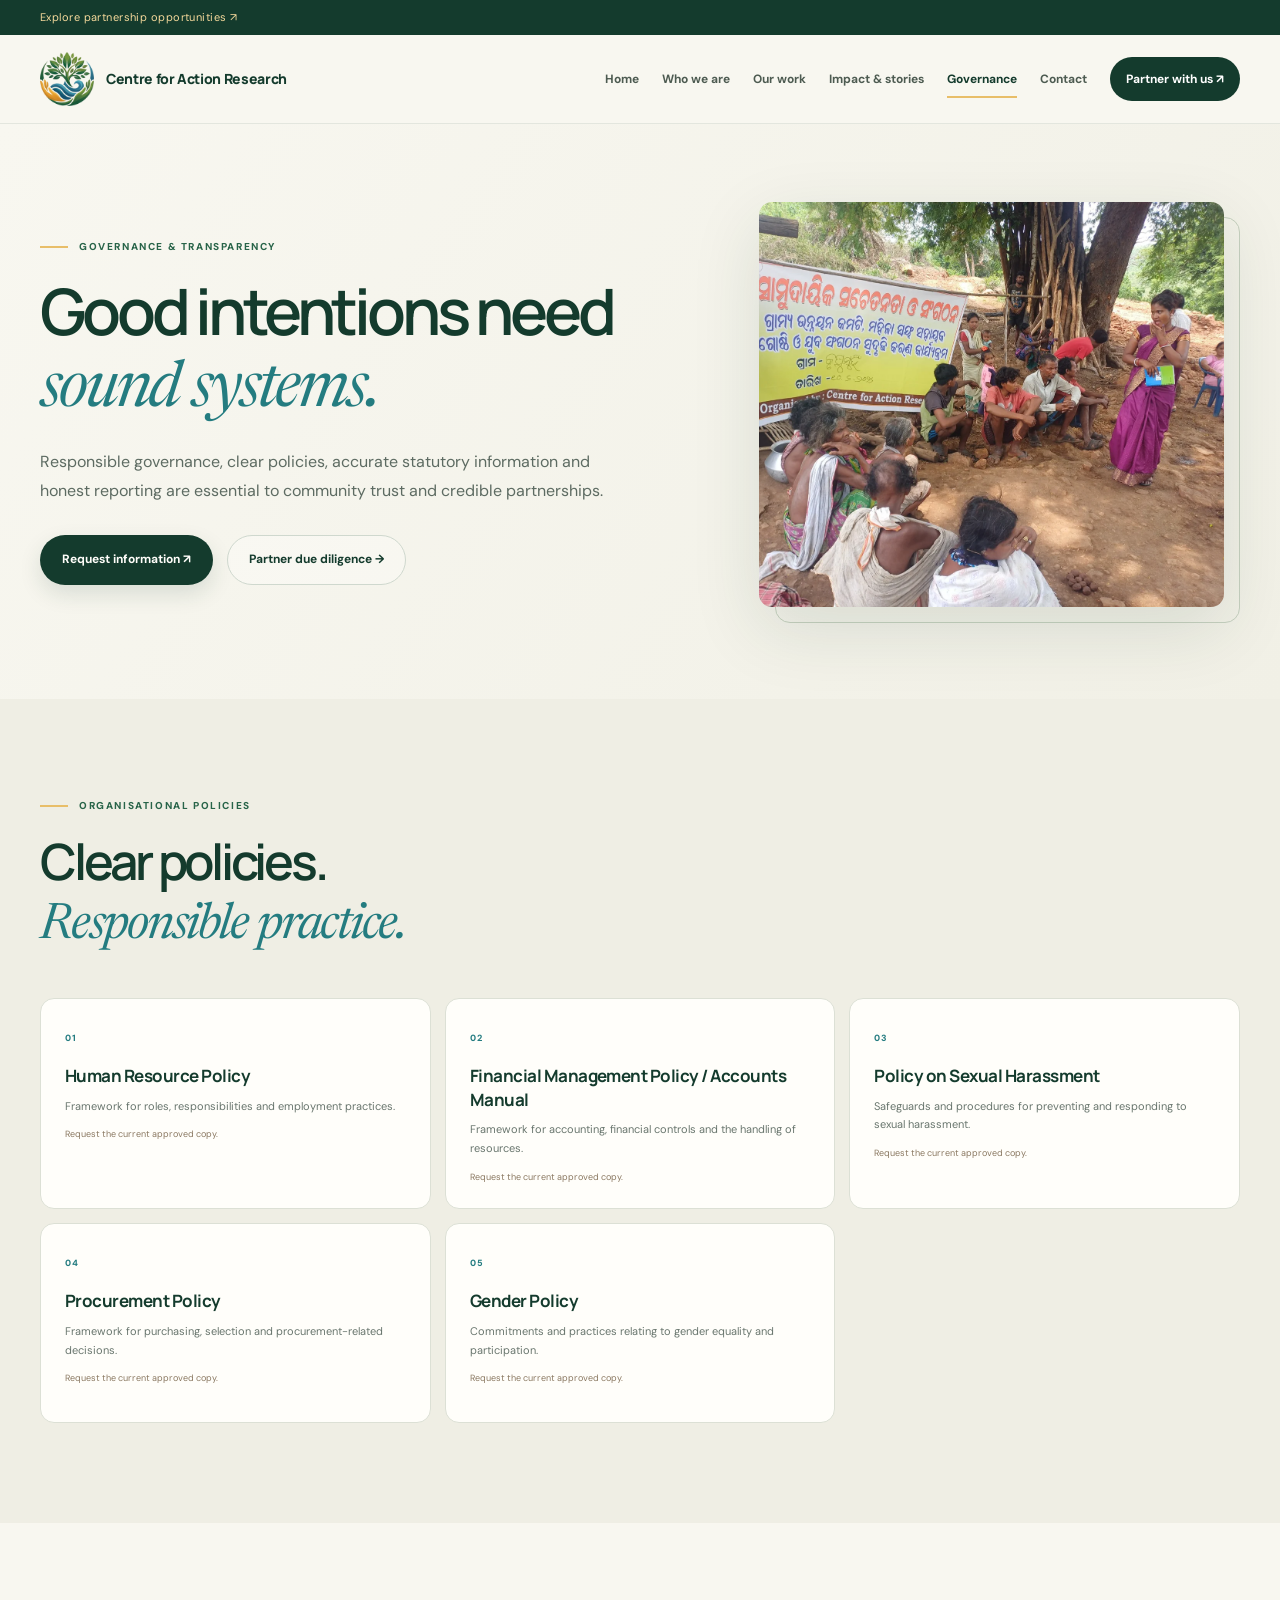
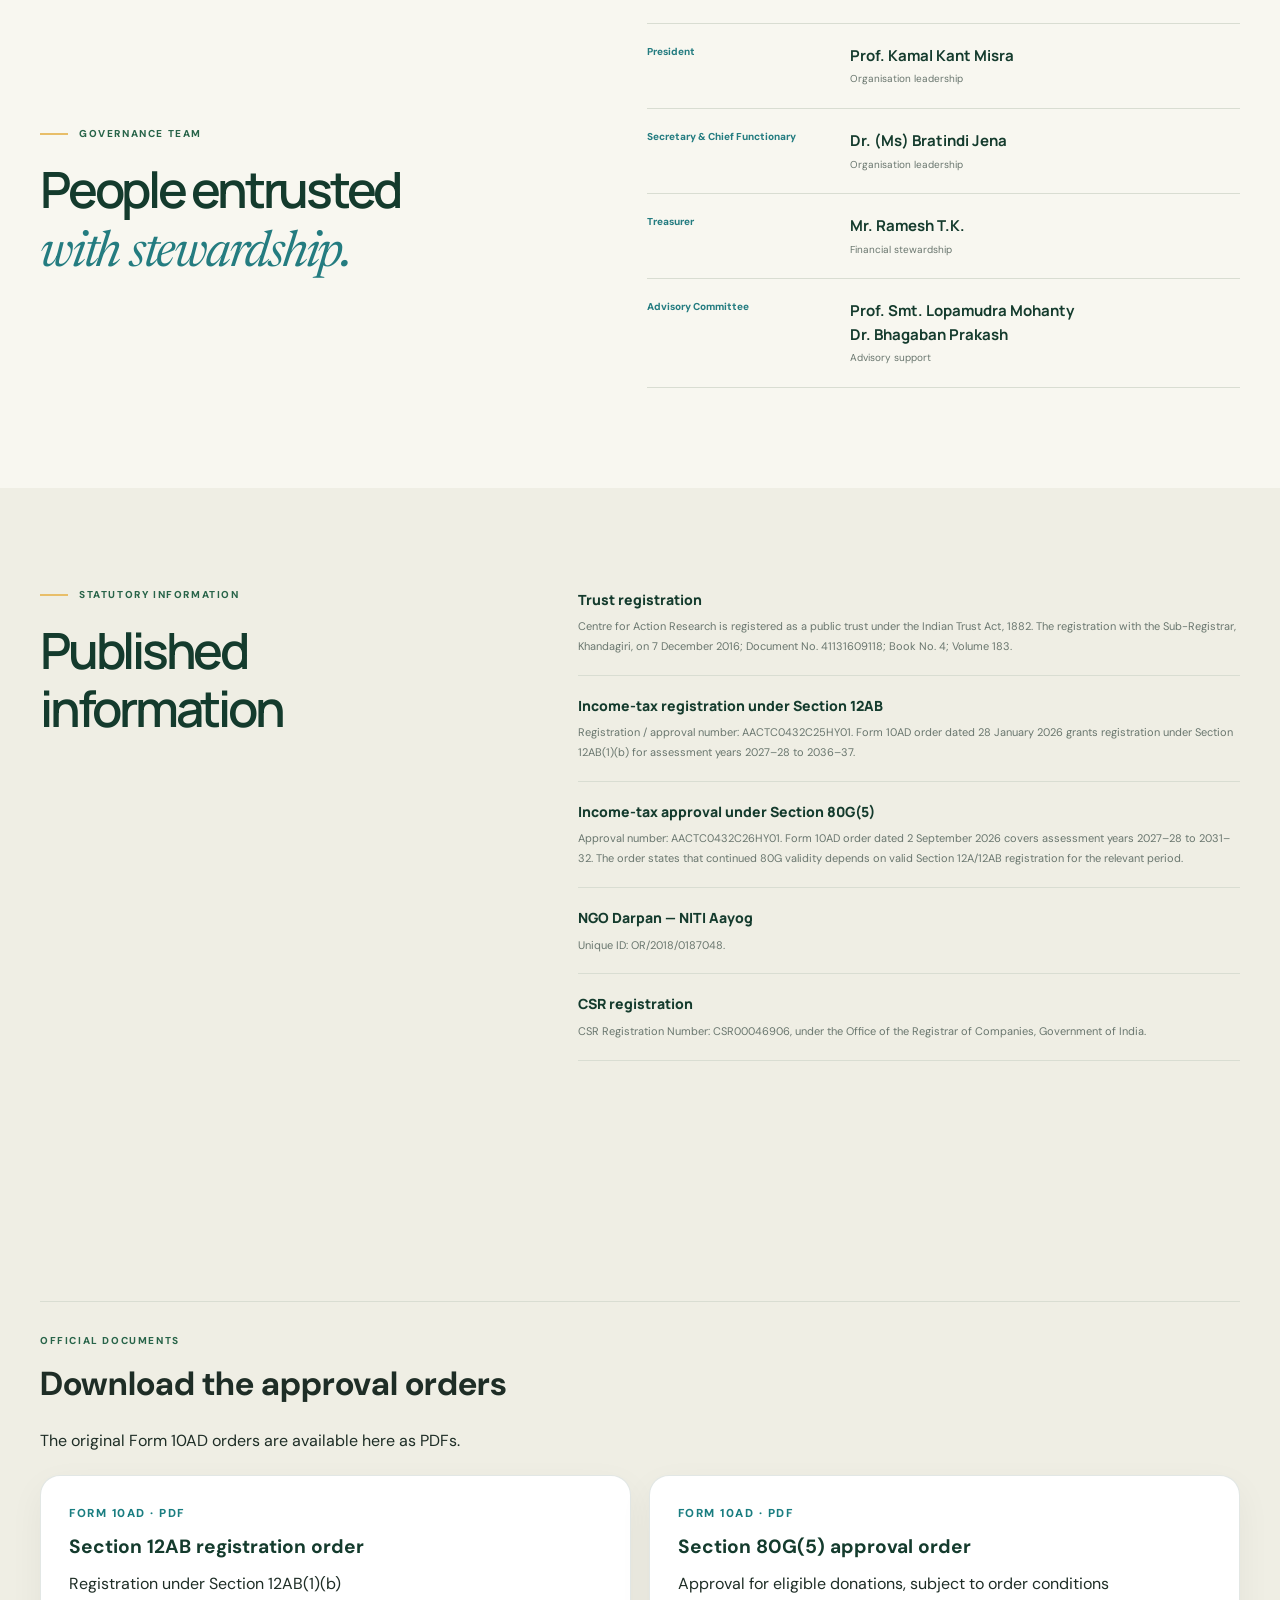
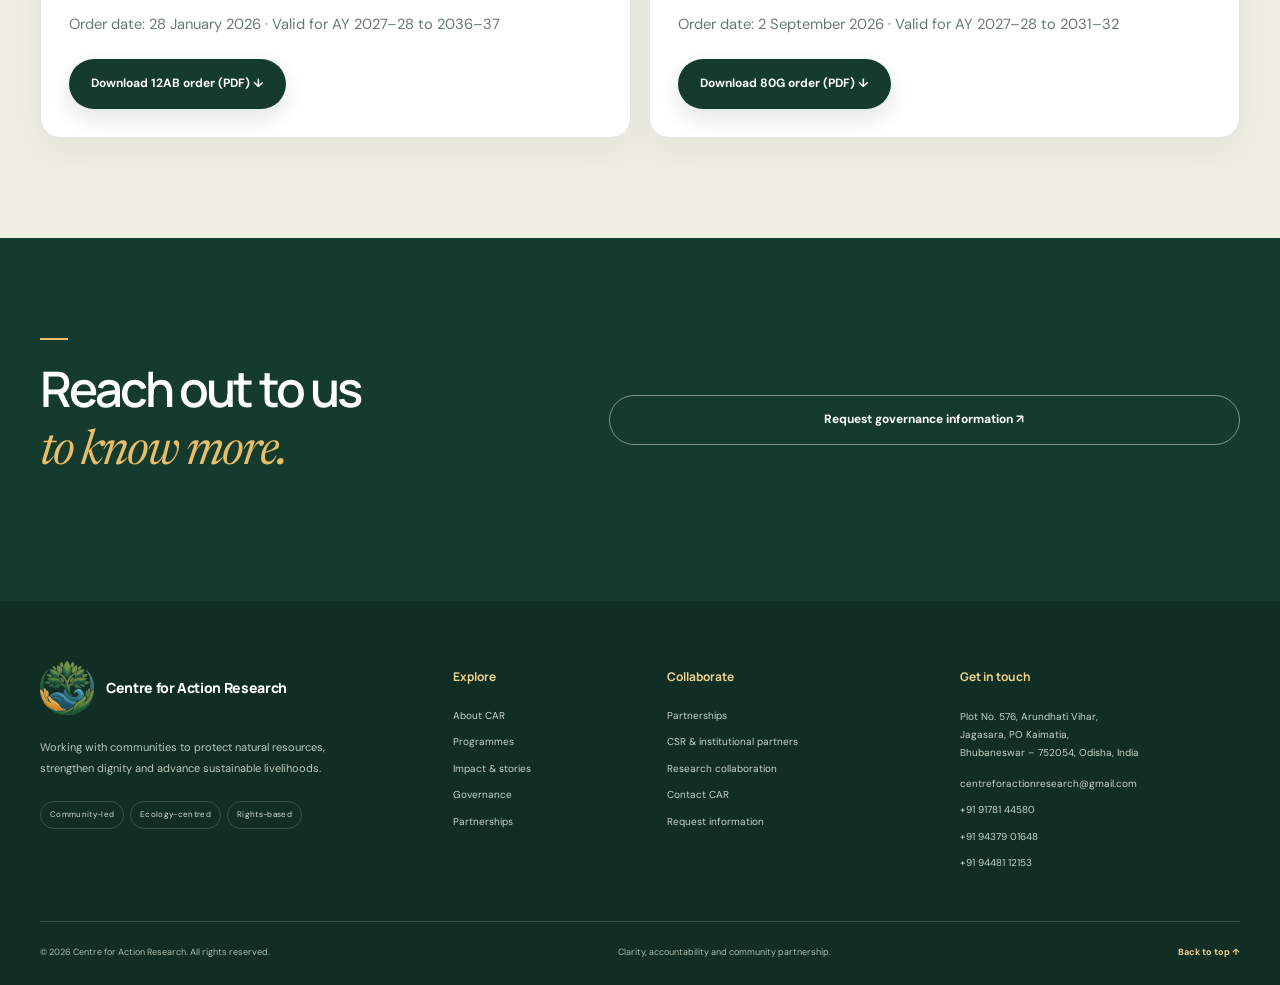
<file: governance.html>
<!DOCTYPE html>
<html lang="en"><head><meta charset="utf-8"/><meta content="width=device-width, initial-scale=1" name="viewport"/><meta content="#143b2d" name="theme-color"/><meta content="CAR governance details, statutory registrations, tax approval orders, policies and downloadable documents." name="description"/><meta content="website" property="og:type"/><meta content="Governance and transparency | Centre for Action Research" property="og:title"/><meta content="CAR governance details, statutory registrations, tax approval orders, policies and downloadable documents." property="og:description"/><meta content="https://careco.in/assets/environment-day.webp" property="og:image"/><title>Governance and transparency | Centre for Action Research</title><link href="assets/favicon.png" rel="icon" type="image/png"/><link href="https://fonts.googleapis.com" rel="preconnect"/><link crossorigin="" href="https://fonts.gstatic.com" rel="preconnect"/><link href="https://fonts.googleapis.com/css2?family=DM+Sans:wght@400;500;600;700&amp;family=Manrope:wght@400;500;600;700;800&amp;family=Newsreader:opsz,wght@6..72,400;6..72,500;6..72,600&amp;display=swap" rel="stylesheet"/><link href="assets/styles.css" rel="stylesheet"/><link href="https://careco.in/governance.html" rel="canonical"/></head><body data-current="governance.html"><a class="skip-link" href="#main">Skip to content</a><div class="announcement"><div class="container announce-inner"><a href="partnerships.html">Explore partnership opportunities ↗</a></div></div><header class="site-header" id="top"><div class="container nav-shell"><a aria-label="Centre for Action Research home" class="brand" href="index.html"><img alt="" height="54" src="assets/car-mark.webp" width="54"/><span class="brand-copy"><b>Centre for Action Research</b></span></a><button aria-controls="primary-navigation" aria-expanded="false" aria-label="Open navigation" class="menu-toggle" type="button"><span></span><span></span></button><nav aria-label="Main navigation" class="primary-nav" id="primary-navigation"><a data-page="index.html" href="index.html">Home</a><a data-page="about.html" href="about.html">Who we are</a><a data-page="programmes.html" href="programmes.html">Our work</a><a data-page="impact.html" href="impact.html">Impact &amp; stories</a><a data-page="governance.html" href="governance.html">Governance</a><a data-page="contact.html" href="contact.html">Contact</a><a class="nav-cta" data-page="partnerships.html" href="partnerships.html">Partner with us ↗</a></nav></div></header><main id="main">
<section class="page-hero"><div class="container page-hero-grid"><div data-reveal=""><div class="eyebrow"><span class="eyebrow-line"></span>Governance &amp; transparency</div><h1>Good intentions need<br/><em>sound systems.</em></h1><p class="hero-lede">Responsible governance, clear policies, accurate statutory information and honest reporting are essential to community trust and credible partnerships.</p><div class="hero-actions"><a class="btn btn-primary" href="contact.html?topic=governance">Request information ↗</a><a class="btn btn-quiet" href="partnerships.html">Partner due diligence →</a></div></div><div class="page-hero-image" data-reveal=""><img alt="Community members gathered for a discussion" src="assets/community-dialogue.webp"/></div></div></section>

<section class="section section-paper"><div class="container"><div class="section-heading-row" data-reveal=""><div><div class="eyebrow"><span class="eyebrow-line"></span>Organisational policies</div><h2>Clear policies.<br/><em>Responsible practice.</em></h2></div></div><div class="policy-grid"><article data-reveal=""><span>01</span><h3>Human Resource Policy</h3><p>Framework for roles, responsibilities and employment practices.</p><small>Request the current approved copy.</small></article><article data-reveal=""><span>02</span><h3>Financial Management Policy / Accounts Manual</h3><p>Framework for accounting, financial controls and the handling of resources.</p><small>Request the current approved copy.</small></article><article data-reveal=""><span>03</span><h3>Policy on Sexual Harassment</h3><p>Safeguards and procedures for preventing and responding to sexual harassment.</p><small>Request the current approved copy.</small></article><article data-reveal=""><span>04</span><h3>Procurement Policy</h3><p>Framework for purchasing, selection and procurement-related decisions.</p><small>Request the current approved copy.</small></article><article data-reveal=""><span>05</span><h3>Gender Policy</h3><p>Commitments and practices relating to gender equality and participation.</p><small>Request the current approved copy.</small></article></div></div></section>
<section class="section"><div class="container footprint-grid"><div data-reveal=""><div class="eyebrow"><span class="eyebrow-line"></span>Governance team</div><h2>People entrusted<br/><em>with stewardship.</em></h2></div><div class="leadership-panel" data-reveal=""><div class="leader-row"><span class="leader-role">President</span><div><b>Prof. Kamal Kant Misra</b><small>Organisation leadership</small></div></div><div class="leader-row"><span class="leader-role">Secretary &amp; Chief Functionary</span><div><b>Dr. (Ms) Bratindi Jena</b><small>Organisation leadership</small></div></div><div class="leader-row"><span class="leader-role">Treasurer</span><div><b>Mr. Ramesh T.K.</b><small>Financial stewardship</small></div></div><div class="leader-row"><span class="leader-role">Advisory Committee</span><div><b>Prof. Smt. Lopamudra Mohanty</b><b>Dr. Bhagaban Prakash</b><small>Advisory support</small></div></div></div></div></section>
<section class="section section-paper"><div class="container split-content"><div><div class="eyebrow"><span class="eyebrow-line"></span>Statutory information</div><h2>Published information<br/></h2></div><div class="statutory-list"><div><span>Trust registration</span><p>Centre for Action Research is registered as a public trust under the Indian Trust Act, 1882. The registration with the Sub-Registrar, Khandagiri, on 7 December 2016; Document No. 41131609118; Book No. 4; Volume 183.</p></div><div><span>Income-tax registration under Section 12AB</span><p>Registration / approval number: AACTC0432C25HY01. Form 10AD order dated 28 January 2026 grants registration under Section 12AB(1)(b) for assessment years 2027–28 to 2036–37.</p></div><div><span>Income-tax approval under Section 80G(5)</span><p>Approval number: AACTC0432C26HY01. Form 10AD order dated 2 September 2026 covers assessment years 2027–28 to 2031–32. The order states that continued 80G validity depends on valid Section 12A/12AB registration for the relevant period.</p></div><div><span>NGO Darpan — NITI Aayog</span><p>Unique ID: OR/2018/0187048.</p></div><div><span>CSR registration</span><p>CSR Registration Number: CSR00046906, under the Office of the Registrar of Companies, Government of India.</p></div></div></div></section><section class="section section-paper"><div class="container"><div class="document-downloads" id="download-tax-orders"><div class="document-downloads-intro"><div class="eyebrow">Official documents</div><h3>Download the approval orders</h3><p>The original Form 10AD orders are available here as PDFs.</p></div><div class="download-card-grid"><article class="download-card"><span class="download-type">FORM 10AD · PDF</span><h4>Section 12AB registration order</h4><p>Registration under Section 12AB(1)(b)</p><p class="download-meta">Order date: 28 January 2026 · Valid for AY 2027–28 to 2036–37</p><a class="btn btn-primary" download="" href="documents/12AB-Registration-Order-2026.pdf">Download 12AB order (PDF) ↓</a></article><article class="download-card"><span class="download-type">FORM 10AD · PDF</span><h4>Section 80G(5) approval order</h4><p>Approval for eligible donations, subject to order conditions</p><p class="download-meta">Order date: 2 September 2026 · Valid for AY 2027–28 to 2031–32</p><a class="btn btn-primary" download="" href="documents/80G-Approval-Order-2026.pdf">Download 80G order (PDF) ↓</a></article></div></div></div></section>

<section class="section section-dark"><div class="container disclosure-grid"><div data-reveal=""><div class="eyebrow eyebrow-light"><span class="eyebrow-line"></span></div><h2>Reach out to us<br/><em>to know more.</em></h2></div><a class="btn btn-light-outline" href="contact.html?topic=documents">Request governance information ↗</a></div></section>

</main>
<footer class="site-footer"><div class="container footer-top"><div class="footer-brand-block"><a class="brand brand-footer" href="index.html"><img alt="" height="54" src="assets/car-mark.webp" width="54"/><span class="brand-copy"><b>Centre for Action Research</b></span></a><p>Working with communities to protect natural resources, strengthen dignity and advance sustainable livelihoods.</p><div class="footer-pills"><span>Community-led</span><span>Ecology-centred</span><span>Rights-based</span></div></div><div class="footer-col"><h3>Explore</h3><a href="about.html">About CAR</a><a href="programmes.html">Programmes</a><a href="impact.html">Impact &amp; stories</a><a href="governance.html">Governance</a><a href="partnerships.html">Partnerships</a></div><div class="footer-col"><h3>Collaborate</h3><a href="partnerships.html">Partnerships</a><a href="partnerships.html#csr">CSR &amp; institutional partners</a><a href="partnerships.html#research">Research collaboration</a><a href="contact.html">Contact CAR</a><a href="mailto:centreforactionresearch@gmail.com?subject=CAR%20information%20request">Request information</a></div><div class="footer-col footer-contact"><h3>Get in touch</h3><p>Plot No. 576, Arundhati Vihar,<br/>Jagasara, PO Kaimatia,<br/>Bhubaneswar – 752054, Odisha, India</p><a href="mailto:centreforactionresearch@gmail.com">centreforactionresearch@gmail.com</a><a href="tel:+919178144580">+91 91781 44580</a><a href="tel:+919437901648">+91 94379 01648</a><a href="tel:+919448112153">+91 94481 12153</a></div></div><div class="container footer-bottom"><span>© <span data-year="">2026</span> Centre for Action Research. All rights reserved.</span><span>Clarity, accountability and community partnership.</span><a href="#top">Back to top ↑</a></div></footer><button aria-label="Back to top" class="back-to-top" type="button">↑</button><script defer="" src="assets/site.js"></script></body></html>
</file>
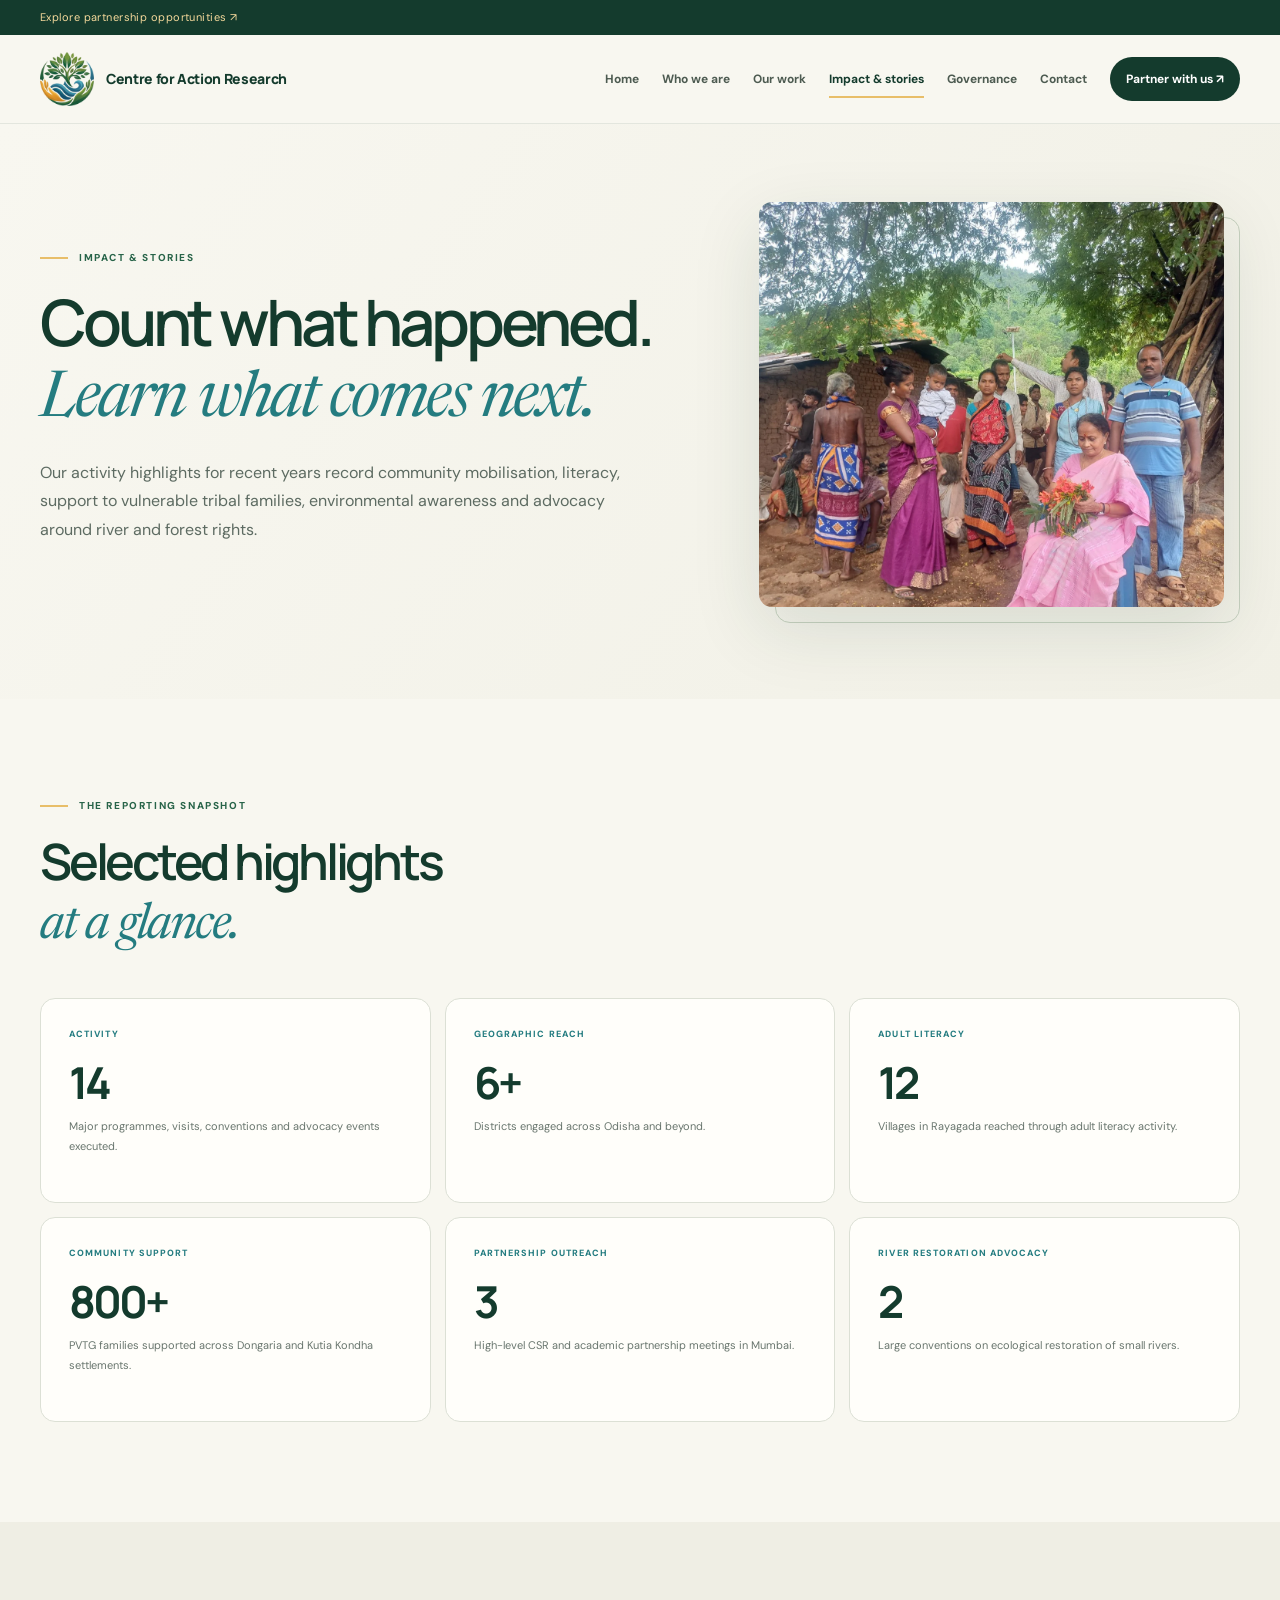
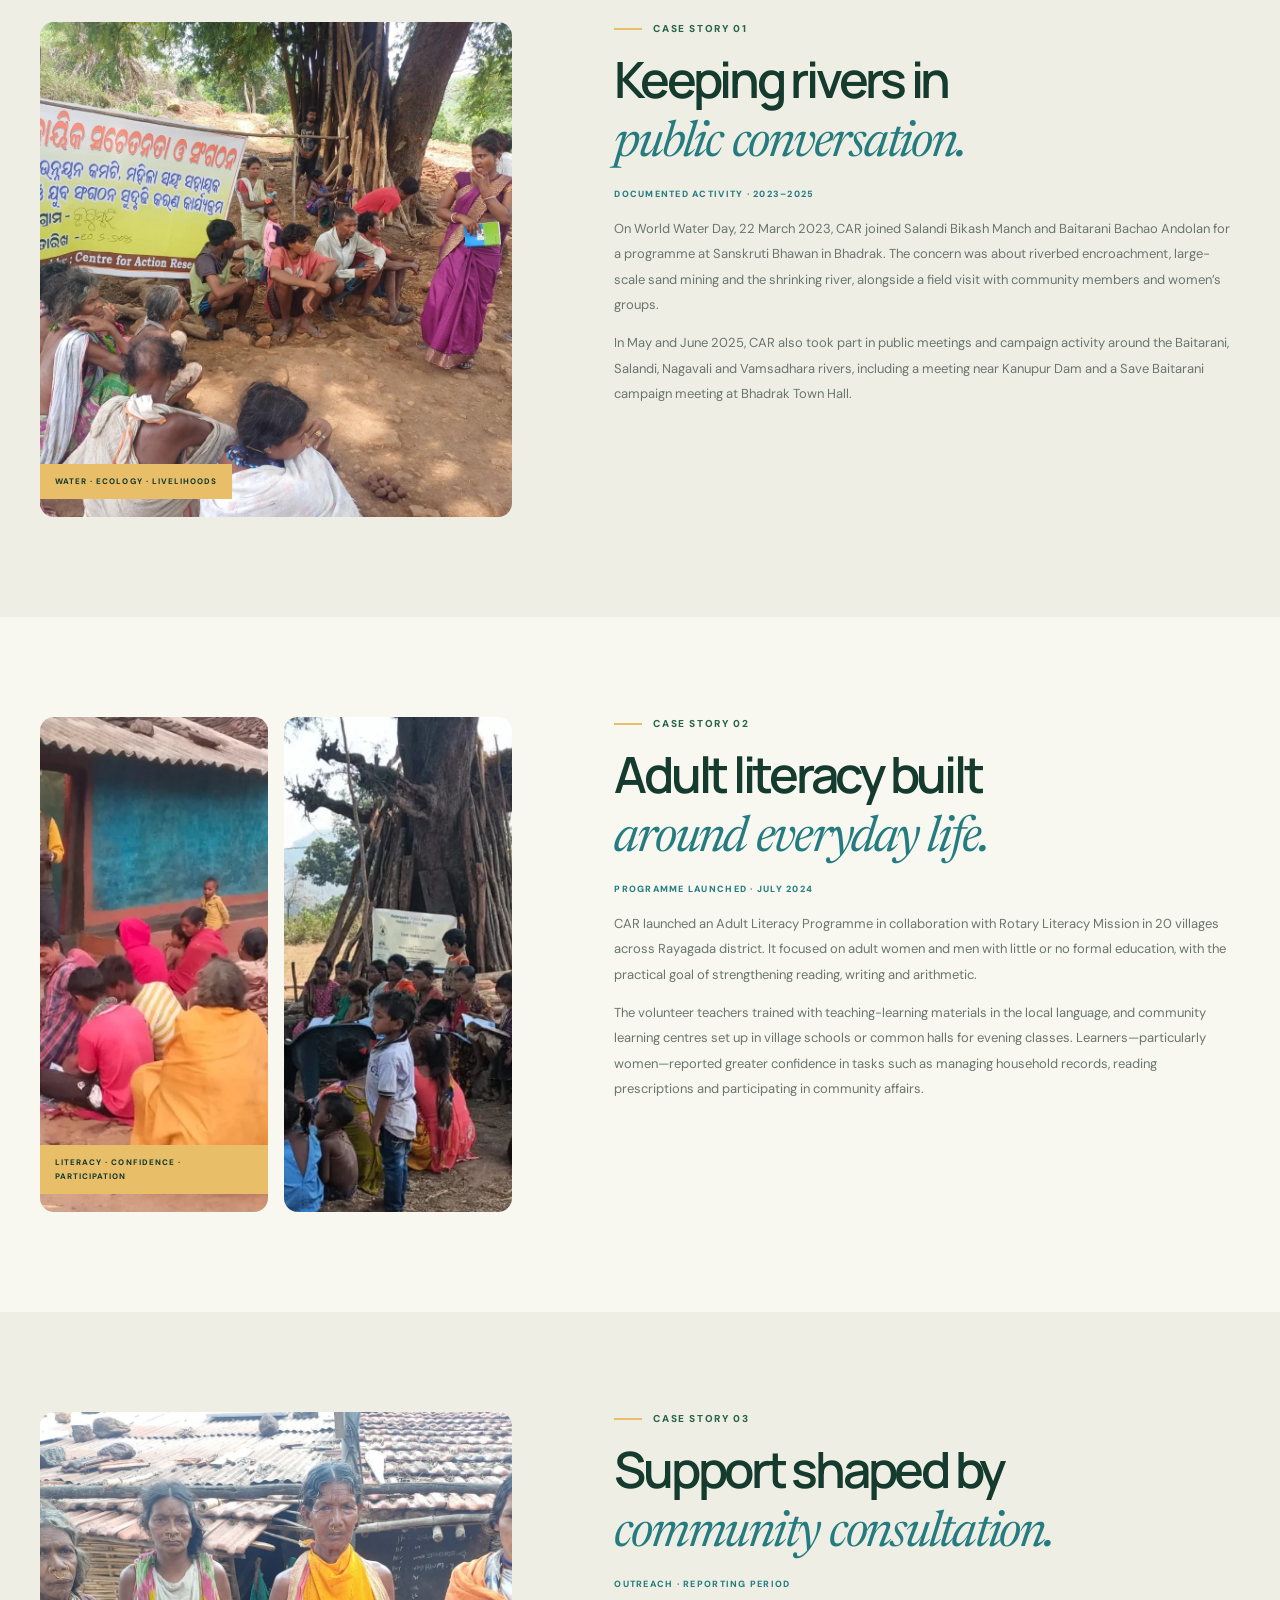
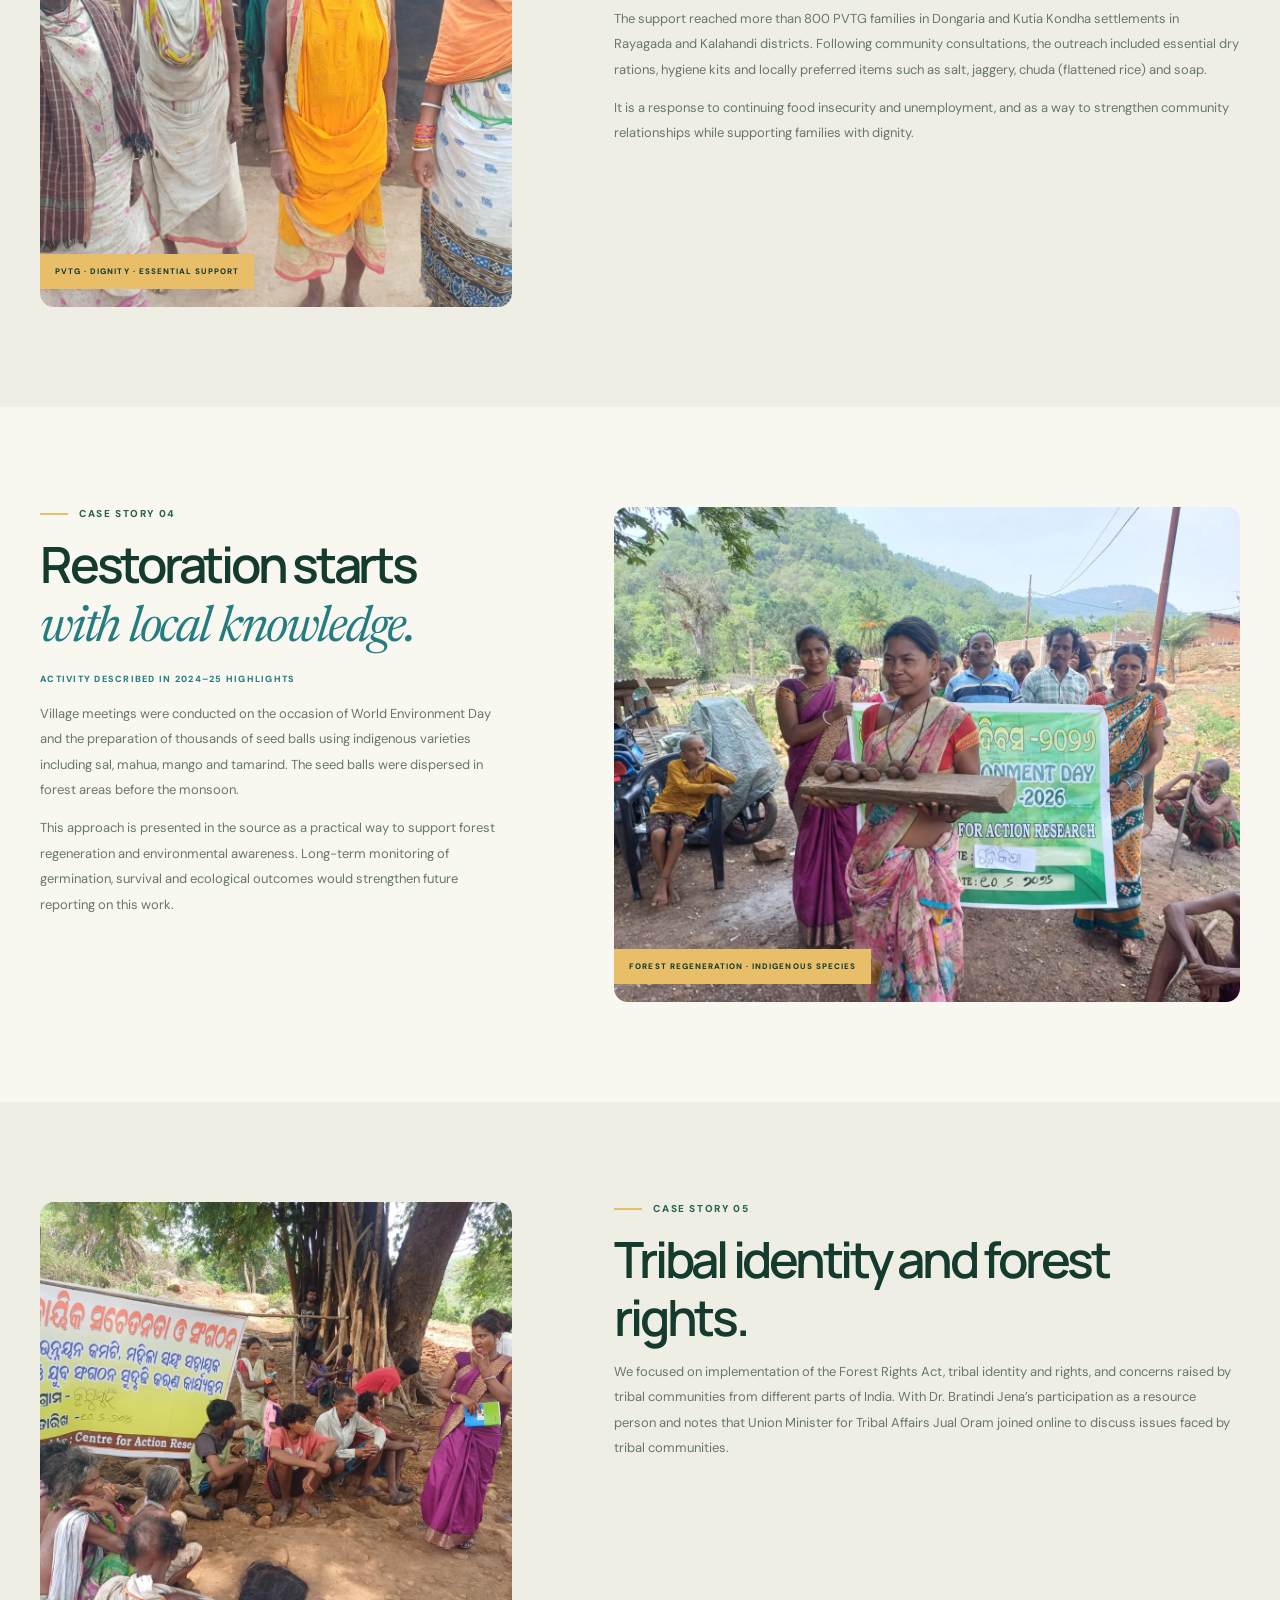
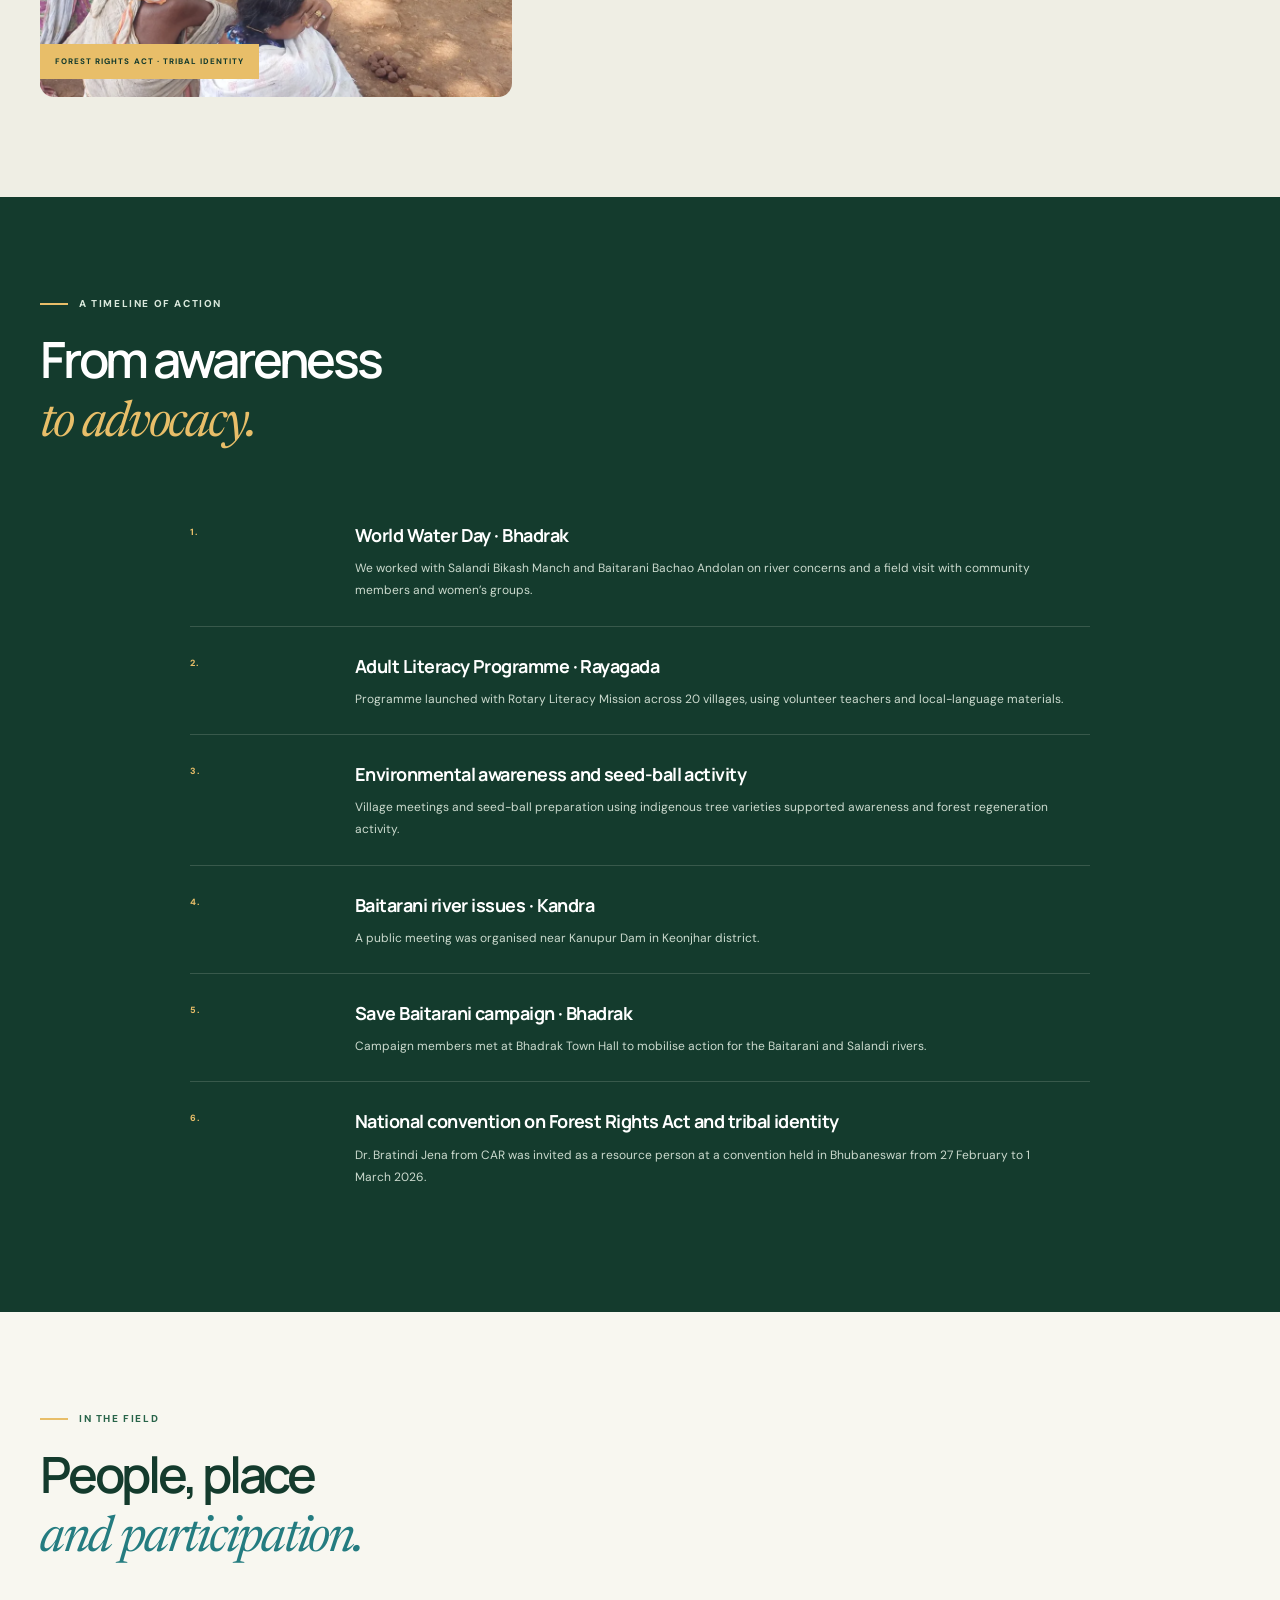
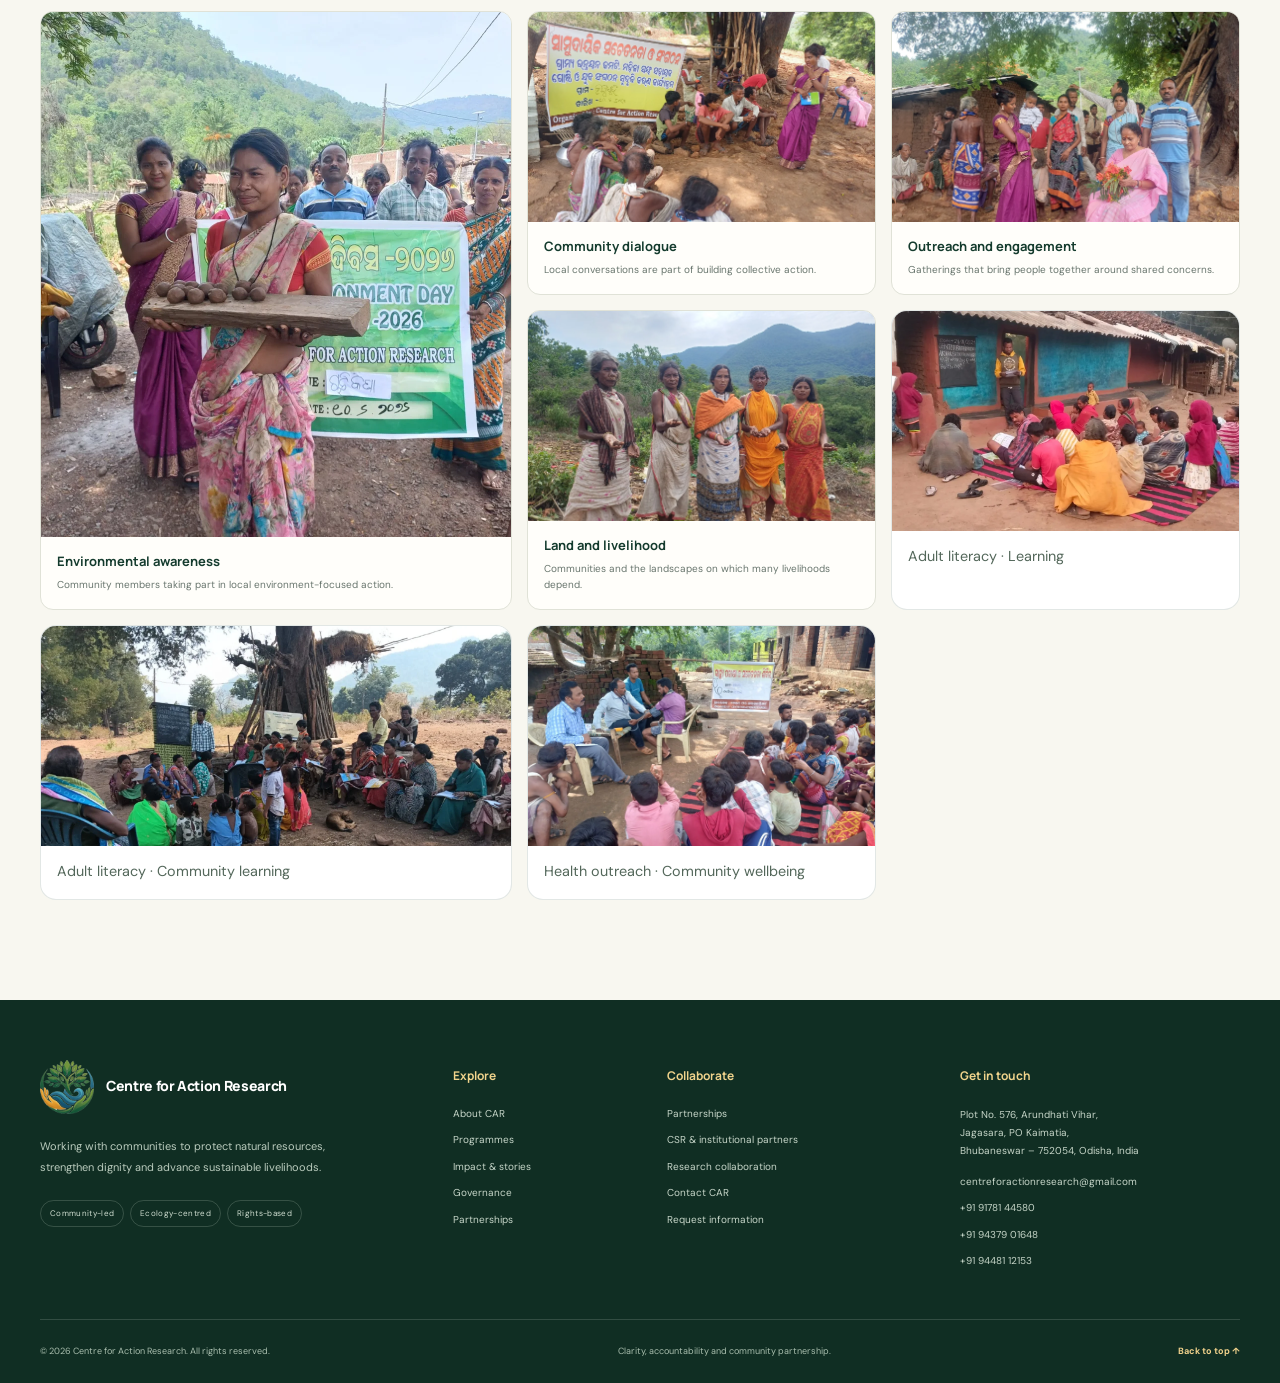
<file: impact.html>
<!DOCTYPE html>
<html lang="en"><head><meta charset="utf-8"/><meta content="width=device-width, initial-scale=1" name="viewport"/><meta content="#143b2d" name="theme-color"/><meta content="Field stories and highlights on river protection, adult literacy, PVTG support, environmental action and tribal rights." name="description"/><meta content="website" property="og:type"/><meta content="Impact and stories | Centre for Action Research" property="og:title"/><meta content="Field stories and reported highlights on river protection, adult literacy, PVTG support, environmental action and tribal rights." property="og:description"/><meta content="https://careco.in/assets/environment-day.webp" property="og:image"/><title>Impact and stories | Centre for Action Research</title><link href="assets/favicon.png" rel="icon" type="image/png"/><link href="https://fonts.googleapis.com" rel="preconnect"/><link crossorigin="" href="https://fonts.gstatic.com" rel="preconnect"/><link href="https://fonts.googleapis.com/css2?family=DM+Sans:wght@400;500;600;700&amp;family=Manrope:wght@400;500;600;700;800&amp;family=Newsreader:opsz,wght@6..72,400;6..72,500;6..72,600&amp;display=swap" rel="stylesheet"/><link href="assets/styles.css" rel="stylesheet"/><link href="https://careco.in/impact.html" rel="canonical"/></head><body data-current="impact.html"><a class="skip-link" href="#main">Skip to content</a><div class="announcement"><div class="container announce-inner"><a href="partnerships.html">Explore partnership opportunities ↗</a></div></div><header class="site-header" id="top"><div class="container nav-shell"><a aria-label="Centre for Action Research home" class="brand" href="index.html"><img alt="" height="54" src="assets/car-mark.webp" width="54"/><span class="brand-copy"><b>Centre for Action Research</b></span></a><button aria-controls="primary-navigation" aria-expanded="false" aria-label="Open navigation" class="menu-toggle" type="button"><span></span><span></span></button><nav aria-label="Main navigation" class="primary-nav" id="primary-navigation"><a data-page="index.html" href="index.html">Home</a><a data-page="about.html" href="about.html">Who we are</a><a data-page="programmes.html" href="programmes.html">Our work</a><a data-page="impact.html" href="impact.html">Impact &amp; stories</a><a data-page="governance.html" href="governance.html">Governance</a><a data-page="contact.html" href="contact.html">Contact</a><a class="nav-cta" data-page="partnerships.html" href="partnerships.html">Partner with us ↗</a></nav></div></header><main id="main">
<section class="page-hero"><div class="container page-hero-grid"><div data-reveal=""><div class="eyebrow"><span class="eyebrow-line"></span>Impact &amp; stories</div><h1>Count what happened.<br/><em>Learn what comes next.</em></h1><p class="hero-lede">Our activity highlights for recent years record community mobilisation, literacy, support to vulnerable tribal families, environmental awareness and advocacy around river and forest rights.</p></div><div class="page-hero-image" data-reveal=""><img alt="Community members gathered for a local outreach activity" src="assets/community-gathering.webp"/></div></div></section>
<section class="section"><div class="container"><div class="section-heading-row" data-reveal=""><div><div class="eyebrow"><span class="eyebrow-line"></span>The reporting snapshot</div><h2>Selected highlights<br/><em>at a glance.</em></h2></div></div><div class="stats-grid"><article data-reveal=""><span>ACTIVITY</span><strong>14</strong><p>Major programmes, visits, conventions and advocacy events executed.</p></article><article data-reveal=""><span>GEOGRAPHIC REACH</span><strong>6+</strong><p>Districts engaged across Odisha and beyond.</p></article><article data-reveal=""><span>ADULT LITERACY</span><strong>12</strong><p>Villages in Rayagada reached through adult literacy activity.</p></article><article data-reveal=""><span>COMMUNITY SUPPORT</span><strong>800+</strong><p>PVTG families supported across Dongaria and Kutia Kondha settlements.</p></article><article data-reveal=""><span>PARTNERSHIP OUTREACH</span><strong>3</strong><p>High-level CSR and academic partnership meetings in Mumbai.</p></article><article data-reveal=""><span>RIVER RESTORATION ADVOCACY</span><strong>2</strong><p>Large conventions on ecological restoration of small rivers.</p></article></div></div></section>
<section class="section section-paper story-detail" id="rivers"><div class="container editorial-grid"><div class="editorial-image" data-reveal=""><img alt="Community meeting held under a tree" src="assets/community-dialogue.webp"/><span class="editorial-tag">WATER · ECOLOGY · LIVELIHOODS</span></div><div class="editorial-copy" data-reveal=""><div class="eyebrow"><span class="eyebrow-line"></span>Case story 01</div><h2>Keeping rivers in<br/><em>public conversation.</em></h2><p class="story-date">DOCUMENTED ACTIVITY · 2023–2025</p><p>On World Water Day, 22 March 2023, CAR joined Salandi Bikash Manch and Baitarani Bachao Andolan for a programme at Sanskruti Bhawan in Bhadrak. The concern was about riverbed encroachment, large-scale sand mining and the shrinking river, alongside a field visit with community members and women’s groups.</p><p>In May and June 2025, CAR also took part in public meetings and campaign activity around the Baitarani, Salandi, Nagavali and Vamsadhara rivers, including a meeting near Kanupur Dam and a Save Baitarani campaign meeting at Bhadrak Town Hall.</p></div></div></section>
<section class="section story-detail" id="literacy"><div class="container editorial-grid editorial-reverse"><div class="literacy-photo-pair"><div class="editorial-image" data-reveal=""><img alt="Adult literacy learners participating in a class outside a village learning centre." loading="lazy" src="assets/adult-literacy-class.webp"/><span class="editorial-tag">LITERACY · CONFIDENCE · PARTICIPATION</span></div><div class="editorial-image editorial-image-secondary"><img alt="Adult learners and community members gathered for an outdoor literacy session in Kalahandi, Odisha." loading="lazy" src="assets/adult-literacy-outdoor.webp"/></div></div><div class="editorial-copy" data-reveal=""><div class="eyebrow"><span class="eyebrow-line"></span>Case story 02</div><h2>Adult literacy built<br/><em>around everyday life.</em></h2><p class="story-date">PROGRAMME LAUNCHED · JULY 2024</p><p>CAR launched an Adult Literacy Programme in collaboration with Rotary Literacy Mission in 20 villages across Rayagada district. It focused on adult women and men with little or no formal education, with the practical goal of strengthening reading, writing and arithmetic.</p><p>The volunteer teachers trained with teaching-learning materials in the local language, and community learning centres set up in village schools or common halls for evening classes. Learners—particularly women—reported greater confidence in tasks such as managing household records, reading prescriptions and participating in community affairs.</p></div></div></section>
<section class="section section-paper story-detail" id="pvtg"><div class="container editorial-grid"><div class="editorial-image"><img alt="Women from a rural community standing together outside their homes" src="assets/women-community.webp"/><span class="editorial-tag">PVTG · DIGNITY · ESSENTIAL SUPPORT</span></div><div class="editorial-copy"><div class="eyebrow"><span class="eyebrow-line"></span>Case story 03</div><h2>Support shaped by<br/><em>community consultation.</em></h2><p class="story-date">OUTREACH · REPORTING PERIOD</p><p>The support reached more than 800 PVTG families in Dongaria and Kutia Kondha settlements in Rayagada and Kalahandi districts. Following community consultations, the outreach included essential dry rations, hygiene kits and locally preferred items such as salt, jaggery, chuda (flattened rice) and soap.</p><p>It is a response to continuing food insecurity and unemployment, and as a way to strengthen community relationships while supporting families with dignity.</p></div></div></section>
<section class="section story-detail" id="seedballs"><div class="container editorial-grid editorial-reverse"><div class="editorial-image"><img alt="Community members taking part in environmental awareness and seed-ball activity." src="assets/environment-day.webp"/><span class="editorial-tag">FOREST REGENERATION · INDIGENOUS SPECIES</span></div><div class="editorial-copy"><div class="eyebrow"><span class="eyebrow-line"></span>Case story 04</div><h2>Restoration starts<br/><em>with local knowledge.</em></h2><p class="story-date">ACTIVITY DESCRIBED IN 2024–25 HIGHLIGHTS</p><p>Village meetings were conducted on the occasion of World Environment Day and the preparation of thousands of seed balls using indigenous varieties including sal, mahua, mango and tamarind. The seed balls were dispersed in forest areas before the monsoon.</p><p>This approach is presented in the source as a practical way to support forest regeneration and environmental awareness. Long-term monitoring of germination, survival and ecological outcomes would strengthen future reporting on this work.</p></div></div></section>
<section class="section section-paper story-detail" id="fra-convention"><div class="container editorial-grid"><div class="editorial-image" data-reveal=""><img alt="Community members meeting outdoors during local outreach" src="assets/community-dialogue.webp"/><span class="editorial-tag">FOREST RIGHTS ACT · TRIBAL IDENTITY</span></div><div class="editorial-copy" data-reveal=""><div class="eyebrow"><span class="eyebrow-line"></span>Case story 05</div><h2>Tribal identity and forest rights.</h2><p>We focused on implementation of the Forest Rights Act, tribal identity and rights, and concerns raised by tribal communities from different parts of India. With Dr. Bratindi Jena’s participation as a resource person and notes that Union Minister for Tribal Affairs Jual Oram joined online to discuss issues faced by tribal communities. </p></div></div></section><section class="section section-dark"><div class="container"><div class="section-heading-row section-heading-light" data-reveal=""><div><div class="eyebrow eyebrow-light"><span class="eyebrow-line"></span>A timeline of action</div><h2>From awareness<br/><em>to advocacy.</em></h2></div></div><div class="timeline"><div class="timeline-item" data-reveal=""><span class="timeline-date">1. </span><div><h3>World Water Day · Bhadrak</h3><p>We worked with Salandi Bikash Manch and Baitarani Bachao Andolan on river concerns and a field visit with community members and women’s groups.</p></div></div><div class="timeline-item" data-reveal=""><span class="timeline-date">2. </span><div><h3>Adult Literacy Programme · Rayagada</h3><p>Programme launched with Rotary Literacy Mission across 20 villages, using volunteer teachers and local-language materials.</p></div></div><div class="timeline-item" data-reveal=""><span class="timeline-date">3. </span><div><h3>Environmental awareness and seed-ball activity</h3><p>Village meetings and seed-ball preparation using indigenous tree varieties supported awareness and forest regeneration activity.</p></div></div><div class="timeline-item" data-reveal=""><span class="timeline-date">4. </span><div><h3>Baitarani river issues · Kandra</h3><p>A public meeting was organised near Kanupur Dam in Keonjhar district.</p></div></div><div class="timeline-item" data-reveal=""><span class="timeline-date">5. </span><div><h3>Save Baitarani campaign · Bhadrak</h3><p>Campaign members met at Bhadrak Town Hall to mobilise action for the Baitarani and Salandi rivers.</p></div></div><div class="timeline-item" data-reveal=""><span class="timeline-date">6. </span><div><h3>National convention on Forest Rights Act and tribal identity</h3><p>Dr. Bratindi Jena from CAR was invited as a resource person at a convention held in Bhubaneswar from 27 February to 1 March 2026.</p></div></div></div></div></section>
<section class="section"><div class="container"><div class="section-heading-row" data-reveal=""><div><div class="eyebrow"><span class="eyebrow-line"></span>In the field</div><h2>People, place<br/><em>and participation.</em></h2></div></div><div class="gallery-grid"><figure class="gallery-item gallery-large" data-reveal=""><img alt="Community members taking part in environmental awareness and seed-ball activity." src="assets/environment-day.webp"/><figcaption><b>Environmental awareness</b><span>Community members taking part in local environment-focused action.</span></figcaption></figure><figure class="gallery-item" data-reveal=""><img alt="A village discussion under a tree" src="assets/community-dialogue.webp"/><figcaption><b>Community dialogue</b><span>Local conversations are part of building collective action.</span></figcaption></figure><figure class="gallery-item" data-reveal=""><img alt="Community members gathered outdoors" src="assets/community-gathering.webp"/><figcaption><b>Outreach and engagement</b><span>Gatherings that bring people together around shared concerns.</span></figcaption></figure><figure class="gallery-item" data-reveal=""><img alt="Community members in a landscape surrounded by forested hills" src="assets/community-landscape.webp"/><figcaption><b>Land and livelihood</b><span>Communities and the landscapes on which many livelihoods depend.</span></figcaption></figure><figure class="field-photo-card"><img alt="Adult literacy class in a village learning space." loading="lazy" src="assets/adult-literacy-class.webp"/><figcaption>Adult literacy · Learning</figcaption></figure><figure class="field-photo-card"><img alt="Community literacy gathering beneath a tree in Kalahandi, Odisha." loading="lazy" src="assets/adult-literacy-outdoor.webp"/><figcaption>Adult literacy · Community learning</figcaption></figure><figure class="field-photo-card"><img alt="A community health check-up and awareness camp organised by CAR." loading="lazy" src="assets/community-health-outreach.webp"/><figcaption>Health outreach · Community wellbeing</figcaption></figure></div></div></section>

</main>
<footer class="site-footer"><div class="container footer-top"><div class="footer-brand-block"><a class="brand brand-footer" href="index.html"><img alt="" height="54" src="assets/car-mark.webp" width="54"/><span class="brand-copy"><b>Centre for Action Research</b></span></a><p>Working with communities to protect natural resources, strengthen dignity and advance sustainable livelihoods.</p><div class="footer-pills"><span>Community-led</span><span>Ecology-centred</span><span>Rights-based</span></div></div><div class="footer-col"><h3>Explore</h3><a href="about.html">About CAR</a><a href="programmes.html">Programmes</a><a href="impact.html">Impact &amp; stories</a><a href="governance.html">Governance</a><a href="partnerships.html">Partnerships</a></div><div class="footer-col"><h3>Collaborate</h3><a href="partnerships.html">Partnerships</a><a href="partnerships.html#csr">CSR &amp; institutional partners</a><a href="partnerships.html#research">Research collaboration</a><a href="contact.html">Contact CAR</a><a href="mailto:centreforactionresearch@gmail.com?subject=CAR%20information%20request">Request information</a></div><div class="footer-col footer-contact"><h3>Get in touch</h3><p>Plot No. 576, Arundhati Vihar,<br/>Jagasara, PO Kaimatia,<br/>Bhubaneswar – 752054, Odisha, India</p><a href="mailto:centreforactionresearch@gmail.com">centreforactionresearch@gmail.com</a><a href="tel:+919178144580">+91 91781 44580</a><a href="tel:+919437901648">+91 94379 01648</a><a href="tel:+919448112153">+91 94481 12153</a></div></div><div class="container footer-bottom"><span>© <span data-year="">2026</span> Centre for Action Research. All rights reserved.</span><span>Clarity, accountability and community partnership.</span><a href="#top">Back to top ↑</a></div></footer><button aria-label="Back to top" class="back-to-top" type="button">↑</button><script defer="" src="assets/site.js"></script></body></html>
</file>
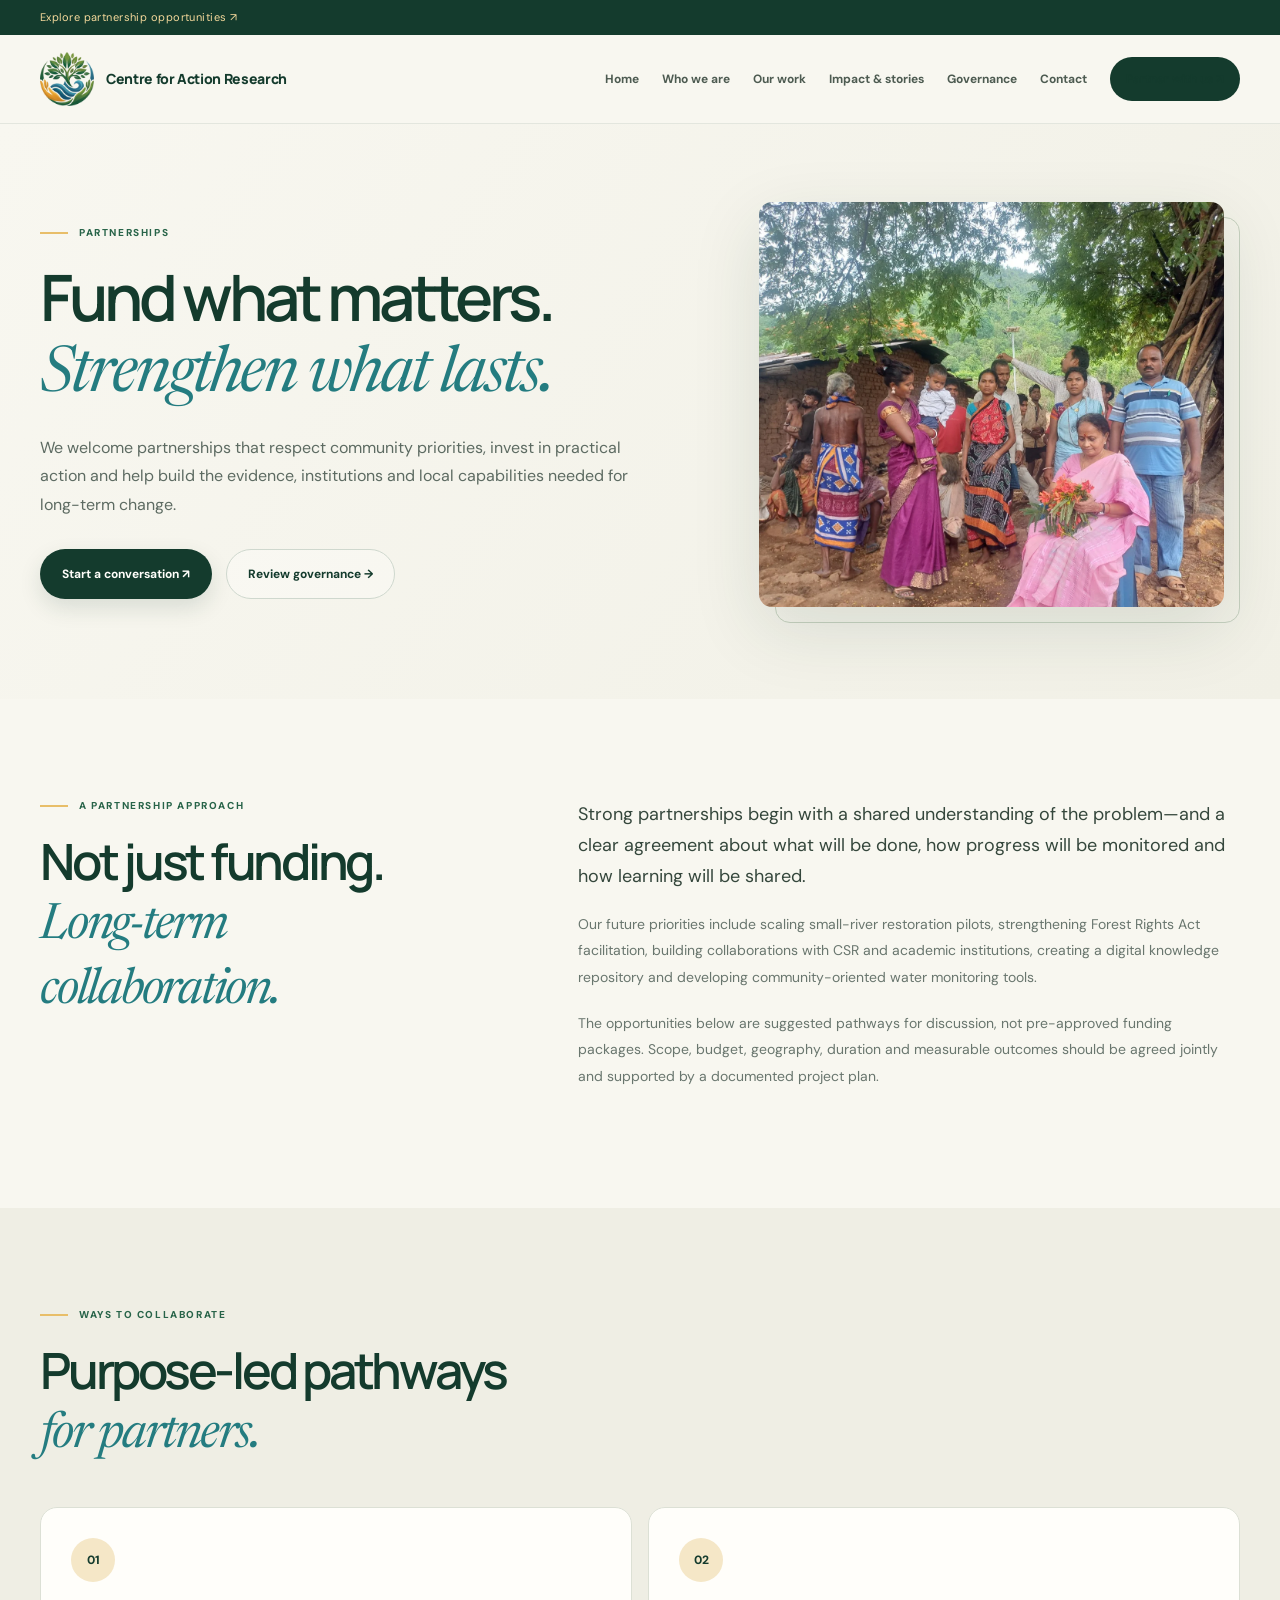
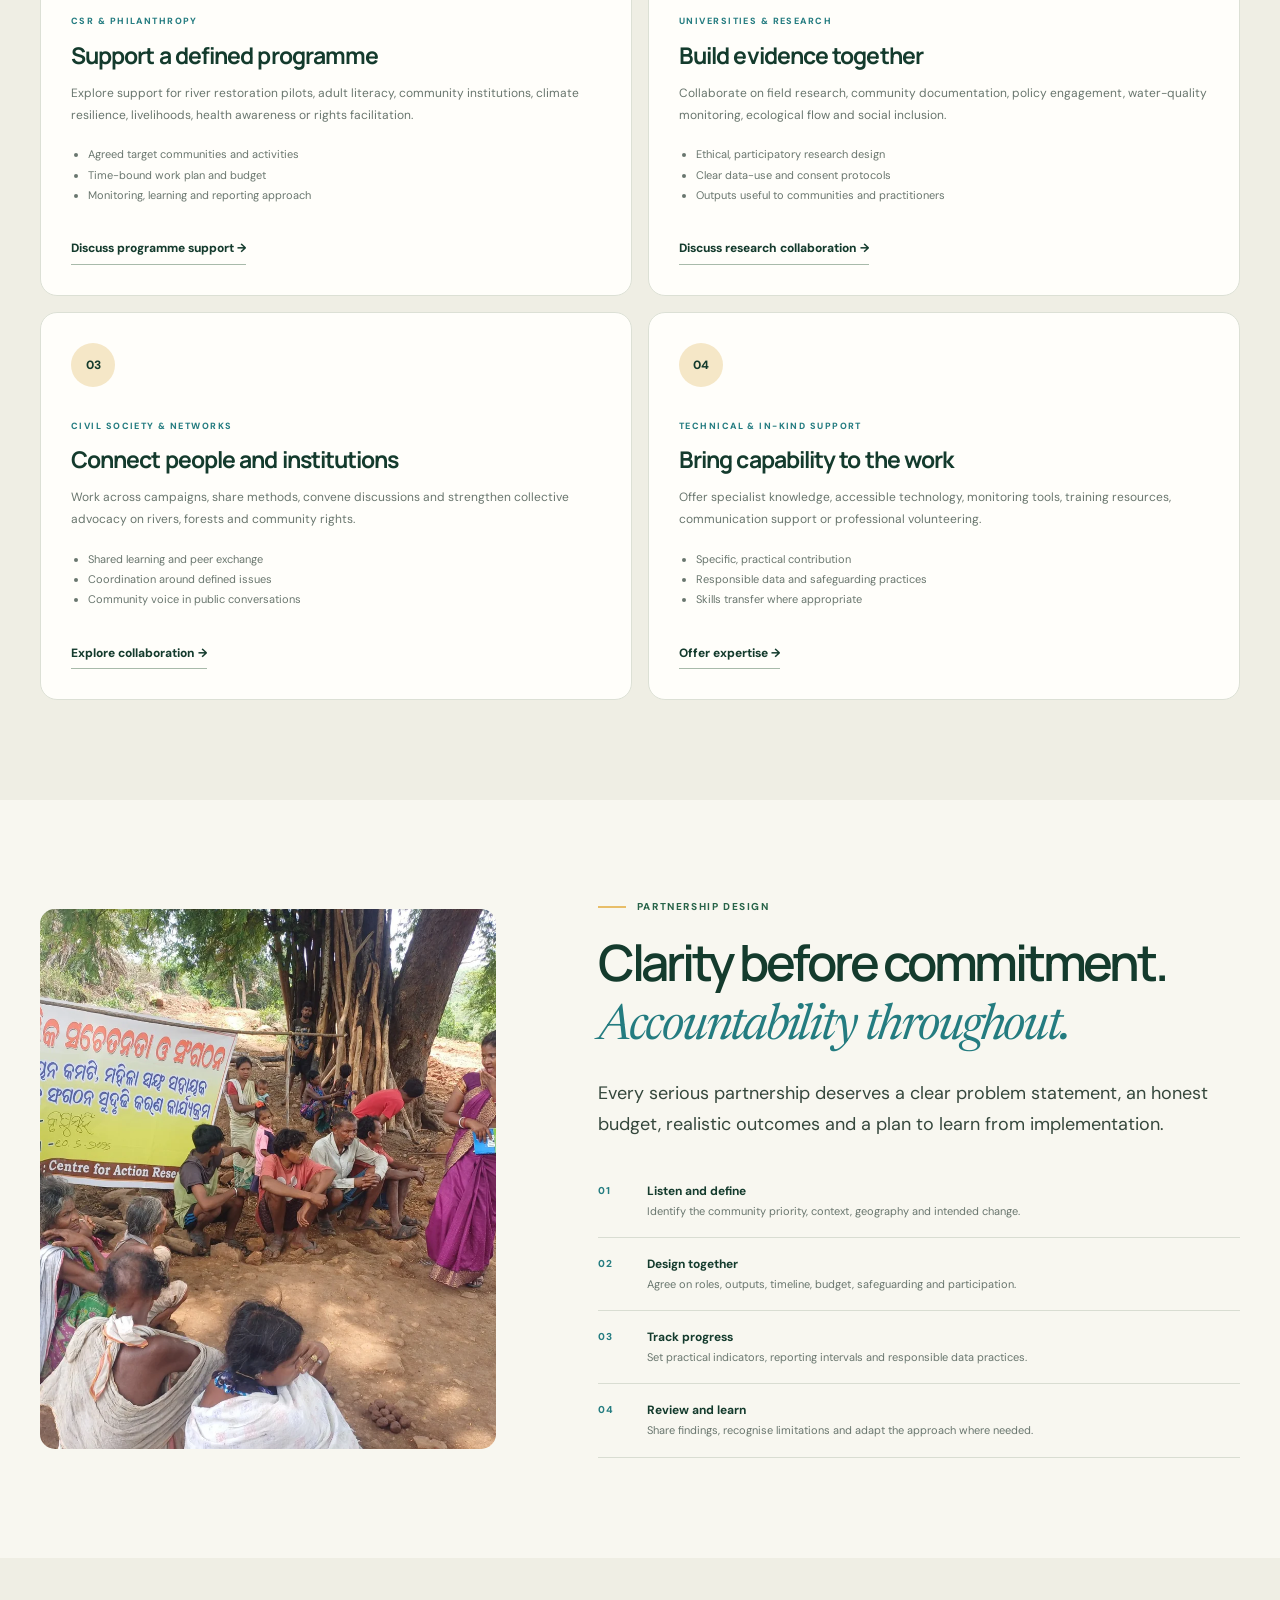
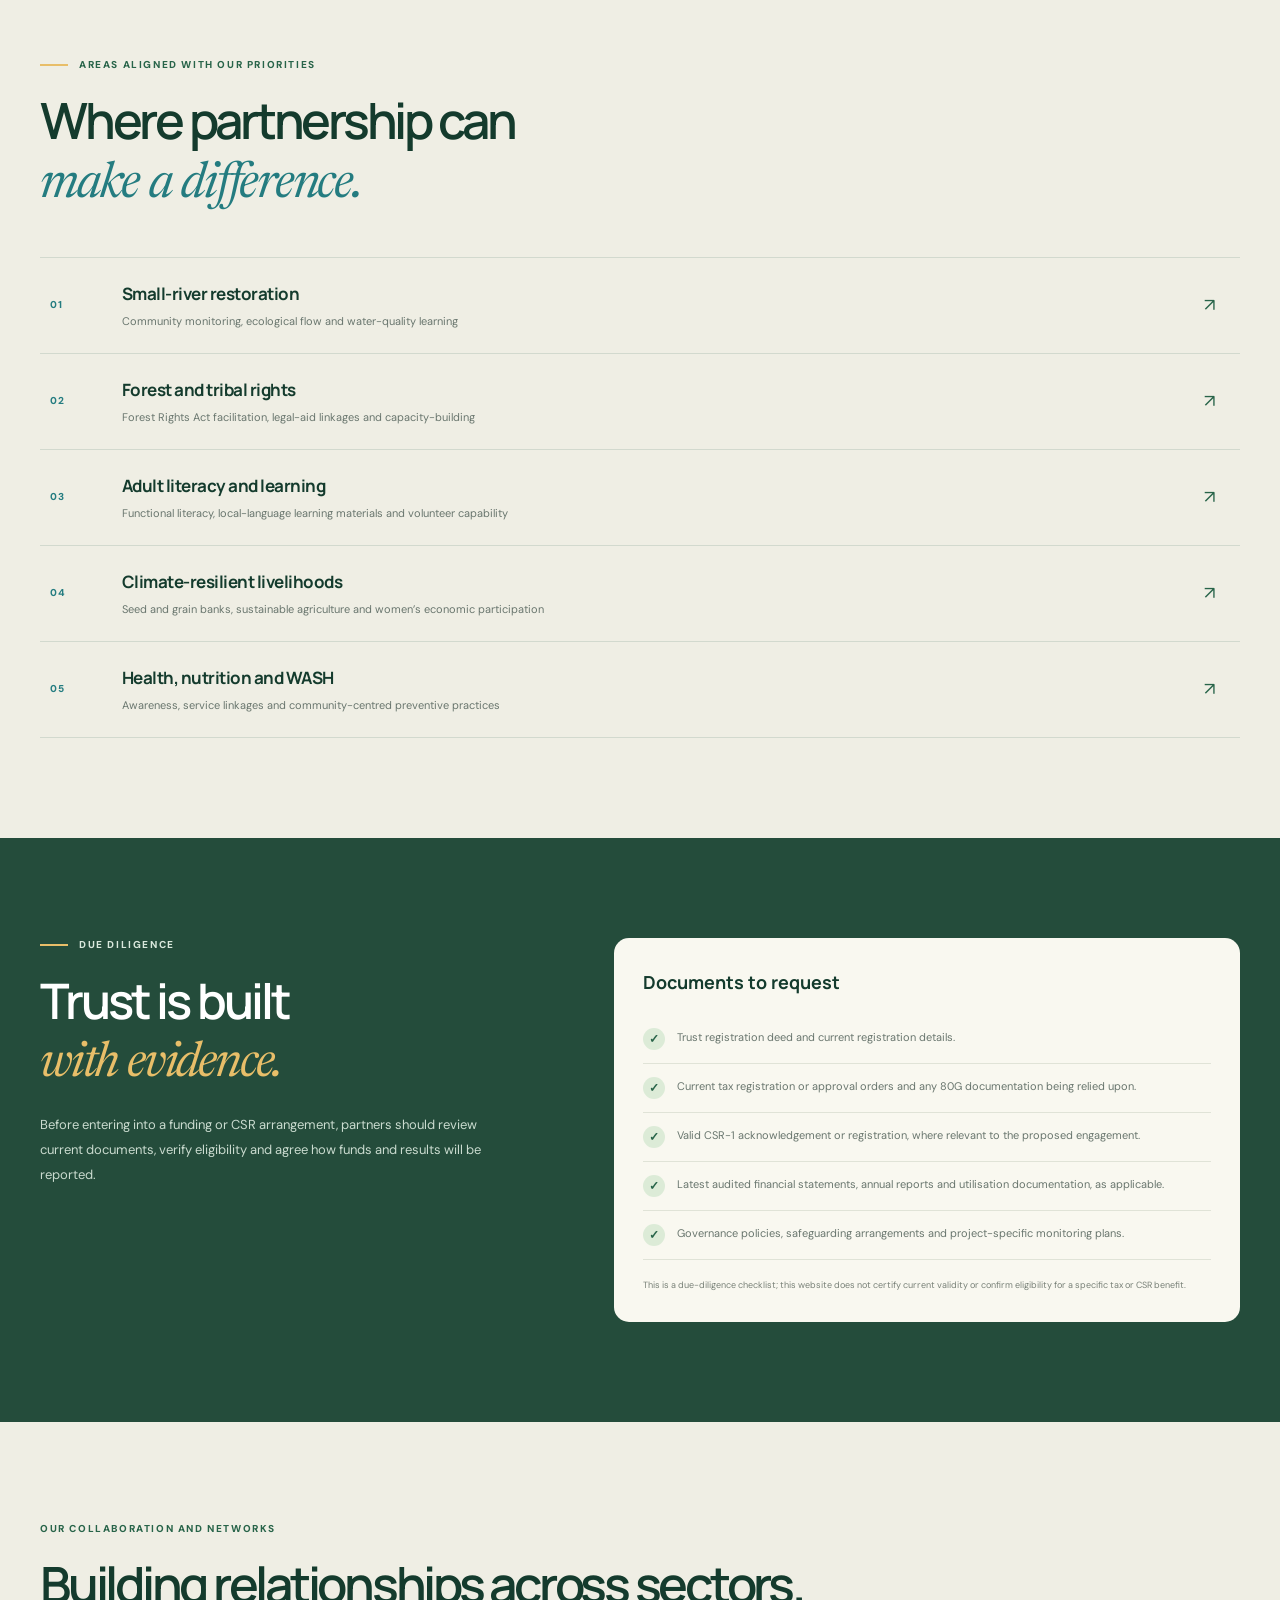
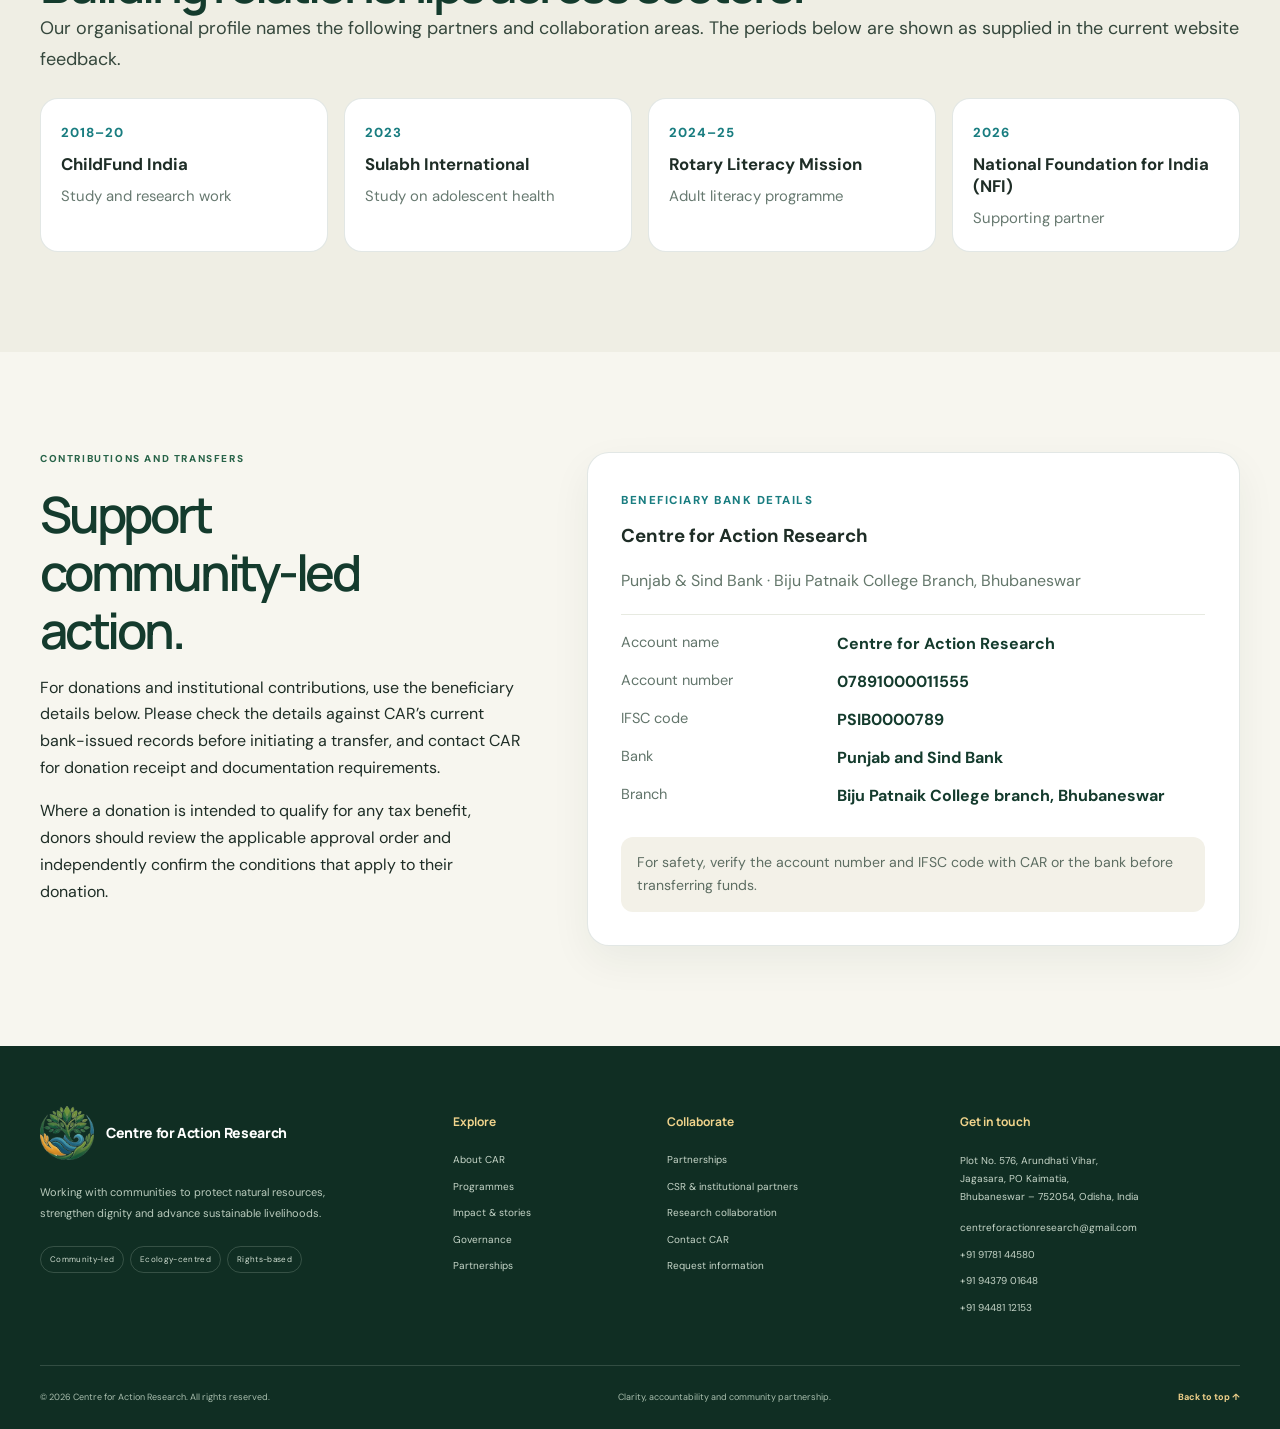
<file: partnerships.html>
<!DOCTYPE html>
<html lang="en"><head><meta charset="utf-8"/><meta content="width=device-width, initial-scale=1" name="viewport"/><meta content="#143b2d" name="theme-color"/><meta content="Explore partnerships with us, collaboration priorities, due diligence and verified bank transfer details." name="description"/><meta content="website" property="og:type"/><meta content="Partnerships | Centre for Action Research" property="og:title"/><meta content="Explore partnerships with us, collaboration priorities, due diligence and verified bank transfer details." property="og:description"/><meta content="https://careco.in/assets/environment-day.webp" property="og:image"/><title>Partnerships | Centre for Action Research</title><link href="assets/favicon.png" rel="icon" type="image/png"/><link href="https://fonts.googleapis.com" rel="preconnect"/><link crossorigin="" href="https://fonts.gstatic.com" rel="preconnect"/><link href="https://fonts.googleapis.com/css2?family=DM+Sans:wght@400;500;600;700&amp;family=Manrope:wght@400;500;600;700;800&amp;family=Newsreader:opsz,wght@6..72,400;6..72,500;6..72,600&amp;display=swap" rel="stylesheet"/><link href="assets/styles.css" rel="stylesheet"/><link href="https://careco.in/partnerships.html" rel="canonical"/></head><body data-current="partnerships.html"><a class="skip-link" href="#main">Skip to content</a><div class="announcement"><div class="container announce-inner"><a href="partnerships.html">Explore partnership opportunities ↗</a></div></div><header class="site-header" id="top"><div class="container nav-shell"><a aria-label="Centre for Action Research home" class="brand" href="index.html"><img alt="" height="54" src="assets/car-mark.webp" width="54"/><span class="brand-copy"><b>Centre for Action Research</b></span></a><button aria-controls="primary-navigation" aria-expanded="false" aria-label="Open navigation" class="menu-toggle" type="button"><span></span><span></span></button><nav aria-label="Main navigation" class="primary-nav" id="primary-navigation"><a data-page="index.html" href="index.html">Home</a><a data-page="about.html" href="about.html">Who we are</a><a data-page="programmes.html" href="programmes.html">Our work</a><a data-page="impact.html" href="impact.html">Impact &amp; stories</a><a data-page="governance.html" href="governance.html">Governance</a><a data-page="contact.html" href="contact.html">Contact</a><a class="nav-cta" data-page="partnerships.html" href="partnerships.html">Partner with us ↗</a></nav></div></header><main id="main">
<section class="page-hero"><div class="container page-hero-grid"><div data-reveal=""><div class="eyebrow"><span class="eyebrow-line"></span>Partnerships</div><h1>Fund what matters.<br/><em>Strengthen what lasts.</em></h1><p class="hero-lede">We welcome partnerships that respect community priorities, invest in practical action and help build the evidence, institutions and local capabilities needed for long-term change.</p><div class="hero-actions"><a class="btn btn-primary" href="contact.html?topic=partnership">Start a conversation ↗</a><a class="btn btn-quiet" href="governance.html">Review governance →</a></div></div><div class="page-hero-image" data-reveal=""><img alt="A community gathering taking place outdoors" src="assets/community-gathering.webp"/></div></div></section>
<section class="section"><div class="container split-content"><div><div class="eyebrow"><span class="eyebrow-line"></span>A partnership approach</div><h2>Not just funding.<br/><em>Long-term collaboration.</em></h2></div><div class="rich-copy"><p class="lead">Strong partnerships begin with a shared understanding of the problem—and a clear agreement about what will be done, how progress will be monitored and how learning will be shared.</p><p>Our future priorities include scaling small-river restoration pilots, strengthening Forest Rights Act facilitation, building collaborations with CSR and academic institutions, creating a digital knowledge repository and developing community-oriented water monitoring tools.</p><p>The opportunities below are suggested pathways for discussion, not pre-approved funding packages. Scope, budget, geography, duration and measurable outcomes should be agreed jointly and supported by a documented project plan.</p></div></div></section>
<section class="section section-paper"><div class="container"><div class="section-heading-row" data-reveal=""><div><div class="eyebrow"><span class="eyebrow-line"></span>Ways to collaborate</div><h2>Purpose-led pathways<br/><em>for partners.</em></h2></div></div><div class="partnership-grid"><article class="partnership-card" data-reveal="" id="csr"><div class="partnership-icon">01</div><span class="programme-kicker">CSR &amp; philanthropy</span><h3>Support a defined programme</h3><p>Explore support for river restoration pilots, adult literacy, community institutions, climate resilience, livelihoods, health awareness or rights facilitation.</p><ul><li>Agreed target communities and activities</li><li>Time-bound work plan and budget</li><li>Monitoring, learning and reporting approach</li></ul><a class="text-link" href="contact.html?topic=csr">Discuss programme support →</a></article><article class="partnership-card" data-reveal="" id="research"><div class="partnership-icon">02</div><span class="programme-kicker">Universities &amp; research</span><h3>Build evidence together</h3><p>Collaborate on field research, community documentation, policy engagement, water-quality monitoring, ecological flow and social inclusion.</p><ul><li>Ethical, participatory research design</li><li>Clear data-use and consent protocols</li><li>Outputs useful to communities and practitioners</li></ul><a class="text-link" href="contact.html?topic=research">Discuss research collaboration →</a></article><article class="partnership-card" data-reveal=""><div class="partnership-icon">03</div><span class="programme-kicker">Civil society &amp; networks</span><h3>Connect people and institutions</h3><p>Work across campaigns, share methods, convene discussions and strengthen collective advocacy on rivers, forests and community rights.</p><ul><li>Shared learning and peer exchange</li><li>Coordination around defined issues</li><li>Community voice in public conversations</li></ul><a class="text-link" href="contact.html?topic=network">Explore collaboration →</a></article><article class="partnership-card" data-reveal=""><div class="partnership-icon">04</div><span class="programme-kicker">Technical &amp; in-kind support</span><h3>Bring capability to the work</h3><p>Offer specialist knowledge, accessible technology, monitoring tools, training resources, communication support or professional volunteering.</p><ul><li>Specific, practical contribution</li><li>Responsible data and safeguarding practices</li><li>Skills transfer where appropriate</li></ul><a class="text-link" href="contact.html?topic=technical">Offer expertise →</a></article></div></div></section>
<section class="section" id="research"><div class="container partnership-focus-grid"><div class="partnership-focus-image" data-reveal=""><img alt="Community members gathered to discuss local concerns" src="assets/community-dialogue.webp"/></div><div data-reveal=""><div class="eyebrow"><span class="eyebrow-line"></span>Partnership design</div><h2>Clarity before commitment.<br/><em>Accountability throughout.</em></h2><p class="lead">Every serious partnership deserves a clear problem statement, an honest budget, realistic outcomes and a plan to learn from implementation.</p><div class="process-list"><div><span>01</span><p><b>Listen and define</b><br/>Identify the community priority, context, geography and intended change.</p></div><div><span>02</span><p><b>Design together</b><br/>Agree on roles, outputs, timeline, budget, safeguarding and participation.</p></div><div><span>03</span><p><b>Track progress</b><br/>Set practical indicators, reporting intervals and responsible data practices.</p></div><div><span>04</span><p><b>Review and learn</b><br/>Share findings, recognise limitations and adapt the approach where needed.</p></div></div></div></div></section>
<section class="section section-paper"><div class="container"><div class="section-heading-row" data-reveal=""><div><div class="eyebrow"><span class="eyebrow-line"></span>Areas aligned with Our priorities</div><h2>Where partnership can<br/><em>make a difference.</em></h2></div></div><div class="opportunity-list"><a data-reveal="" href="programmes.html#environment"><span class="opportunity-no">01</span><span><b>Small-river restoration</b><small>Community monitoring, ecological flow and water-quality learning</small></span><span class="opportunity-arrow">↗</span></a><a data-reveal="" href="programmes.html#justice"><span class="opportunity-no">02</span><span><b>Forest and tribal rights</b><small>Forest Rights Act facilitation, legal-aid linkages and capacity-building</small></span><span class="opportunity-arrow">↗</span></a><a data-reveal="" href="programmes.html#learning"><span class="opportunity-no">03</span><span><b>Adult literacy and learning</b><small>Functional literacy, local-language learning materials and volunteer capability</small></span><span class="opportunity-arrow">↗</span></a><a data-reveal="" href="programmes.html#livelihoods"><span class="opportunity-no">04</span><span><b>Climate-resilient livelihoods</b><small>Seed and grain banks, sustainable agriculture and women’s economic participation</small></span><span class="opportunity-arrow">↗</span></a><a data-reveal="" href="programmes.html#health"><span class="opportunity-no">05</span><span><b>Health, nutrition and WASH</b><small>Awareness, service linkages and community-centred preventive practices</small></span><span class="opportunity-arrow">↗</span></a></div></div></section>
<section class="section due-diligence"><div class="container due-diligence-grid"><div data-reveal=""><div class="eyebrow eyebrow-light"><span class="eyebrow-line"></span>Due diligence</div><h2>Trust is built<br/><em>with evidence.</em></h2><p>Before entering into a funding or CSR arrangement, partners should review current documents, verify eligibility and agree how funds and results will be reported.</p></div><div class="due-checklist" data-reveal=""><h3>Documents to request</h3><div class="check-row"><span>✓</span><p>Trust registration deed and current registration details.</p></div><div class="check-row"><span>✓</span><p>Current tax registration or approval orders and any 80G documentation being relied upon.</p></div><div class="check-row"><span>✓</span><p>Valid CSR-1 acknowledgement or registration, where relevant to the proposed engagement.</p></div><div class="check-row"><span>✓</span><p>Latest audited financial statements, annual reports and utilisation documentation, as applicable.</p></div><div class="check-row"><span>✓</span><p>Governance policies, safeguarding arrangements and project-specific monitoring plans.</p></div><p class="due-note">This is a due-diligence checklist; this website does not certify current validity or confirm eligibility for a specific tax or CSR benefit.</p></div></div></section>
<section class="section section-paper" id="networks"><div class="container"><div class="eyebrow">Our collaboration and networks</div><h2>Building relationships across sectors.</h2><p class="lead">Our organisational profile names the following partners and collaboration areas. The periods below are shown as supplied in the current website feedback.</p><div class="network-year-grid"><article class="network-year-card"><span class="network-year">2018–20</span><h3>ChildFund India</h3><p>Study and research work</p></article><article class="network-year-card"><span class="network-year">2023</span><h3>Sulabh International</h3><p>Study on adolescent health</p></article><article class="network-year-card"><span class="network-year">2024–25</span><h3>Rotary Literacy Mission</h3><p>Adult literacy programme</p></article><article class="network-year-card"><span class="network-year">2026</span><h3>National Foundation for India (NFI)</h3><p>Supporting partner</p></article></div></div></section><section class="section bank-details-section" id="bank-details"><div class="container bank-details-layout"><div class="bank-intro"><div class="eyebrow">Contributions and transfers</div><h2>Support community-led action.</h2><p>For donations and institutional contributions, use the beneficiary details below. Please check the details against CAR’s current bank-issued records before initiating a transfer, and contact CAR for donation receipt and documentation requirements.</p><p>Where a donation is intended to qualify for any tax benefit, donors should review the applicable approval order and independently confirm the conditions that apply to their donation.</p></div><div class="bank-detail-card"><span class="download-type">BENEFICIARY BANK DETAILS</span><h3>Centre for Action Research</h3><p class="bank-subtitle">Punjab &amp; Sind Bank · Biju Patnaik College Branch, Bhubaneswar</p><dl class="bank-facts"><dt>Account name</dt><dd>Centre for Action Research</dd><dt>Account number</dt><dd>07891000011555</dd><dt>IFSC code</dt><dd>PSIB0000789</dd><dt>Bank</dt><dd>Punjab and Sind Bank</dd><dt>Branch</dt><dd>Biju Patnaik College branch, Bhubaneswar</dd></dl><p class="bank-warning">For safety, verify the account number and IFSC code with CAR or the bank before transferring funds.</p></div></div></section>
</main>
<footer class="site-footer"><div class="container footer-top"><div class="footer-brand-block"><a class="brand brand-footer" href="index.html"><img alt="" height="54" src="assets/car-mark.webp" width="54"/><span class="brand-copy"><b>Centre for Action Research</b></span></a><p>Working with communities to protect natural resources, strengthen dignity and advance sustainable livelihoods.</p><div class="footer-pills"><span>Community-led</span><span>Ecology-centred</span><span>Rights-based</span></div></div><div class="footer-col"><h3>Explore</h3><a href="about.html">About CAR</a><a href="programmes.html">Programmes</a><a href="impact.html">Impact &amp; stories</a><a href="governance.html">Governance</a><a href="partnerships.html">Partnerships</a></div><div class="footer-col"><h3>Collaborate</h3><a href="partnerships.html">Partnerships</a><a href="partnerships.html#csr">CSR &amp; institutional partners</a><a href="partnerships.html#research">Research collaboration</a><a href="contact.html">Contact CAR</a><a href="mailto:centreforactionresearch@gmail.com?subject=CAR%20information%20request">Request information</a></div><div class="footer-col footer-contact"><h3>Get in touch</h3><p>Plot No. 576, Arundhati Vihar,<br/>Jagasara, PO Kaimatia,<br/>Bhubaneswar – 752054, Odisha, India</p><a href="mailto:centreforactionresearch@gmail.com">centreforactionresearch@gmail.com</a><a href="tel:+919178144580">+91 91781 44580</a><a href="tel:+919437901648">+91 94379 01648</a><a href="tel:+919448112153">+91 94481 12153</a></div></div><div class="container footer-bottom"><span>© <span data-year="">2026</span> Centre for Action Research. All rights reserved.</span><span>Clarity, accountability and community partnership.</span><a href="#top">Back to top ↑</a></div></footer><button aria-label="Back to top" class="back-to-top" type="button">↑</button><script defer="" src="assets/site.js"></script></body></html>
</file>
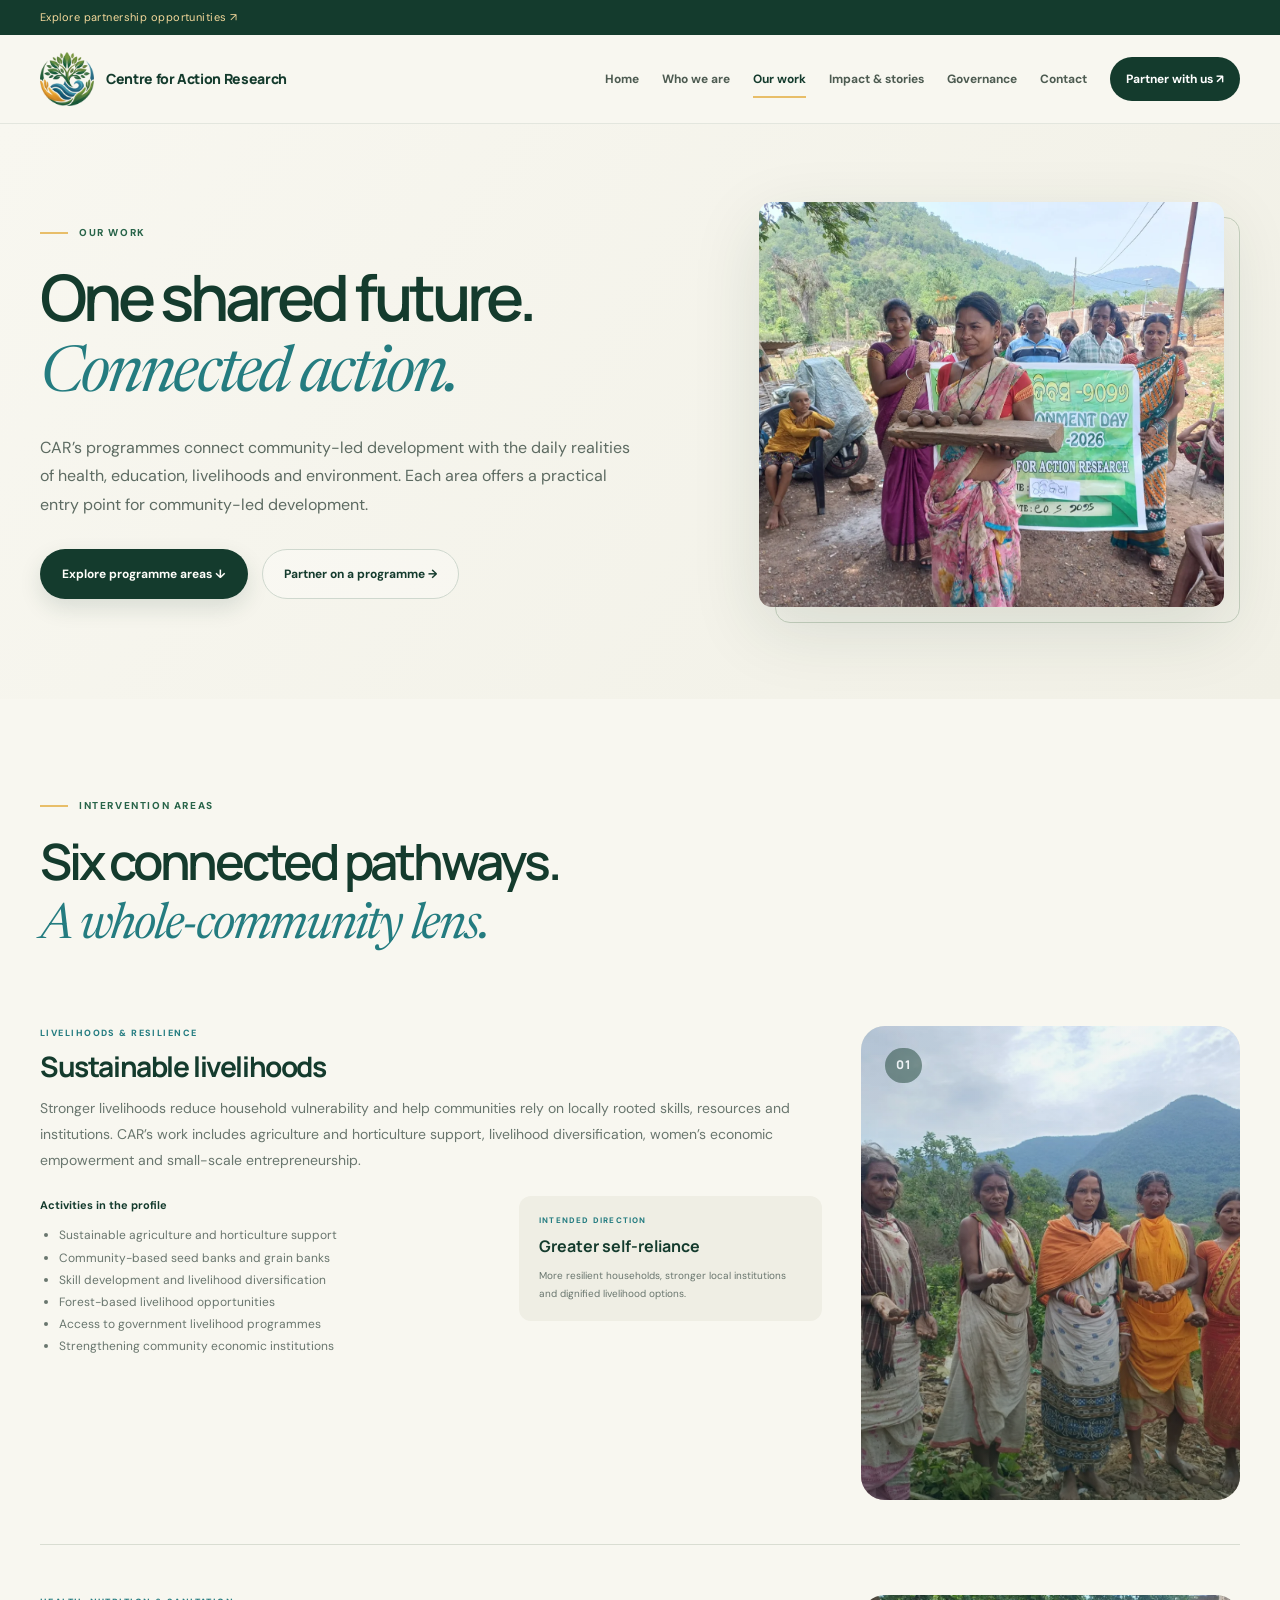
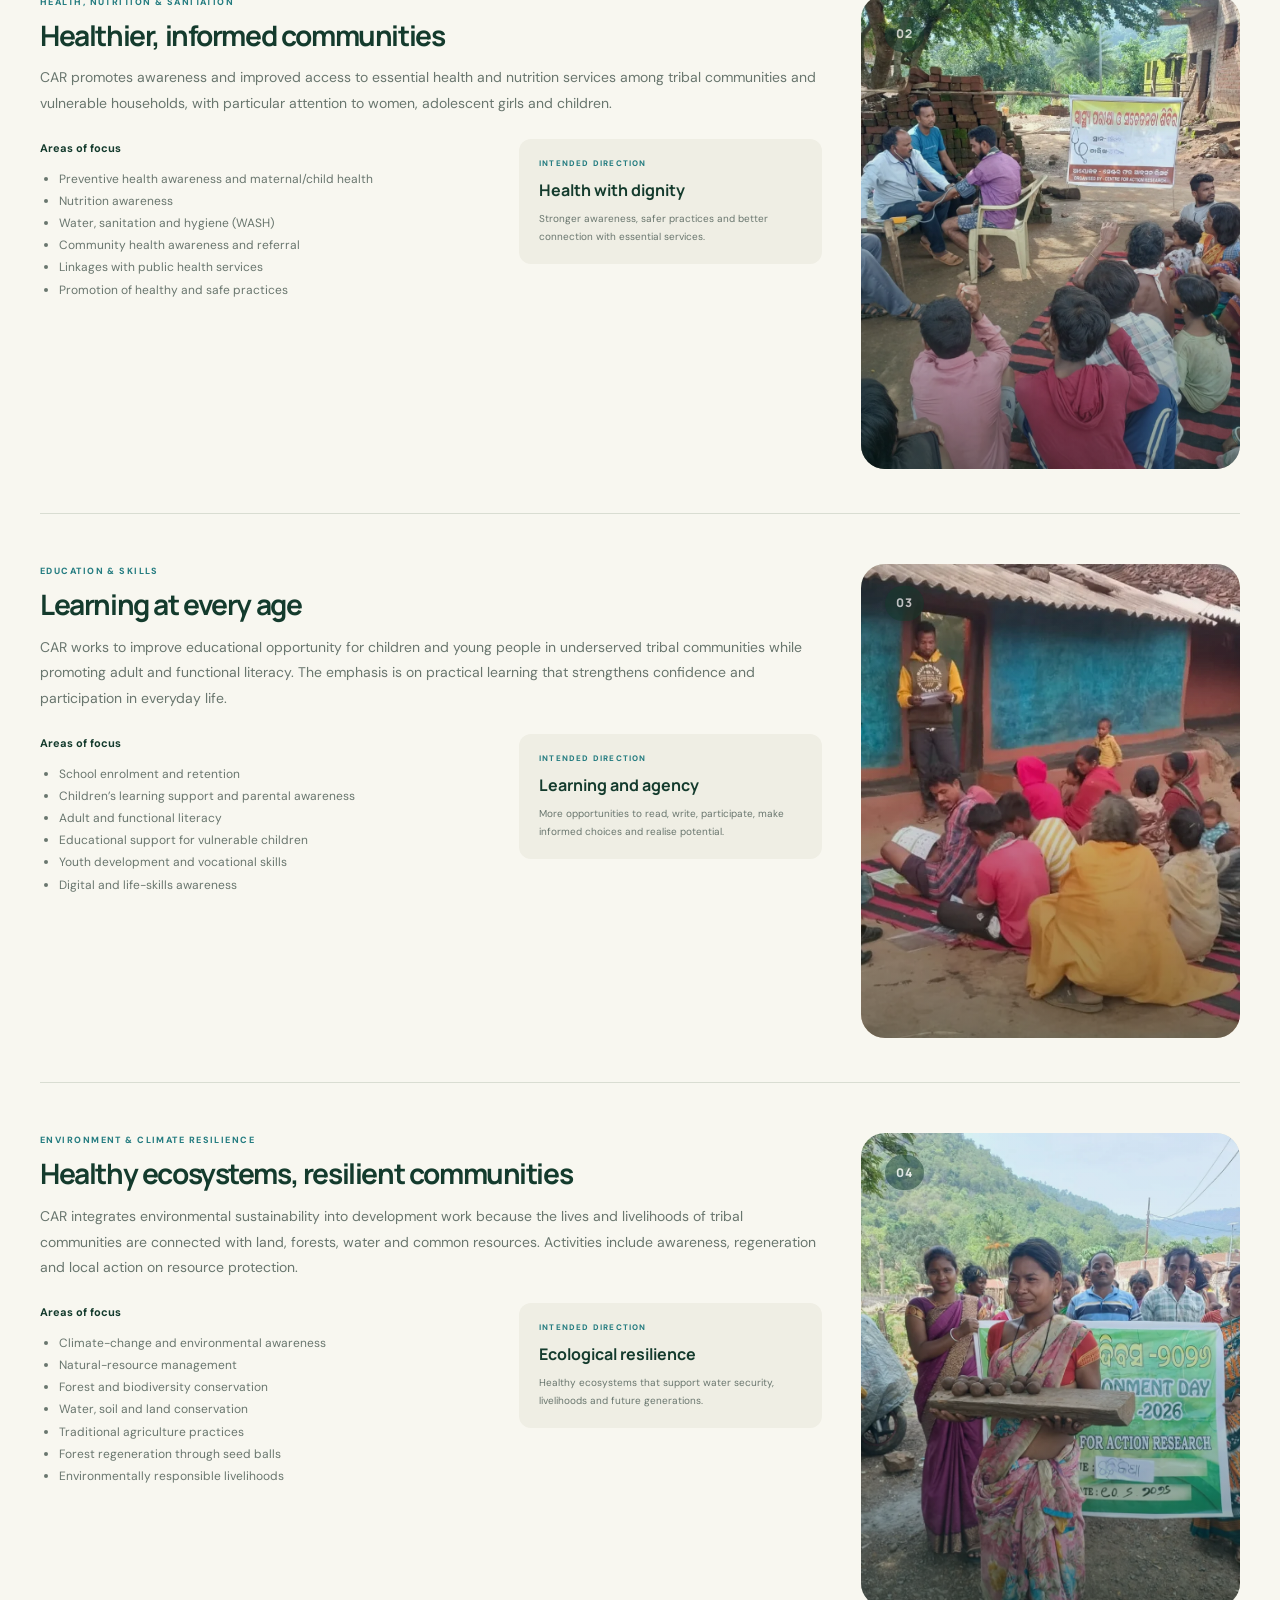
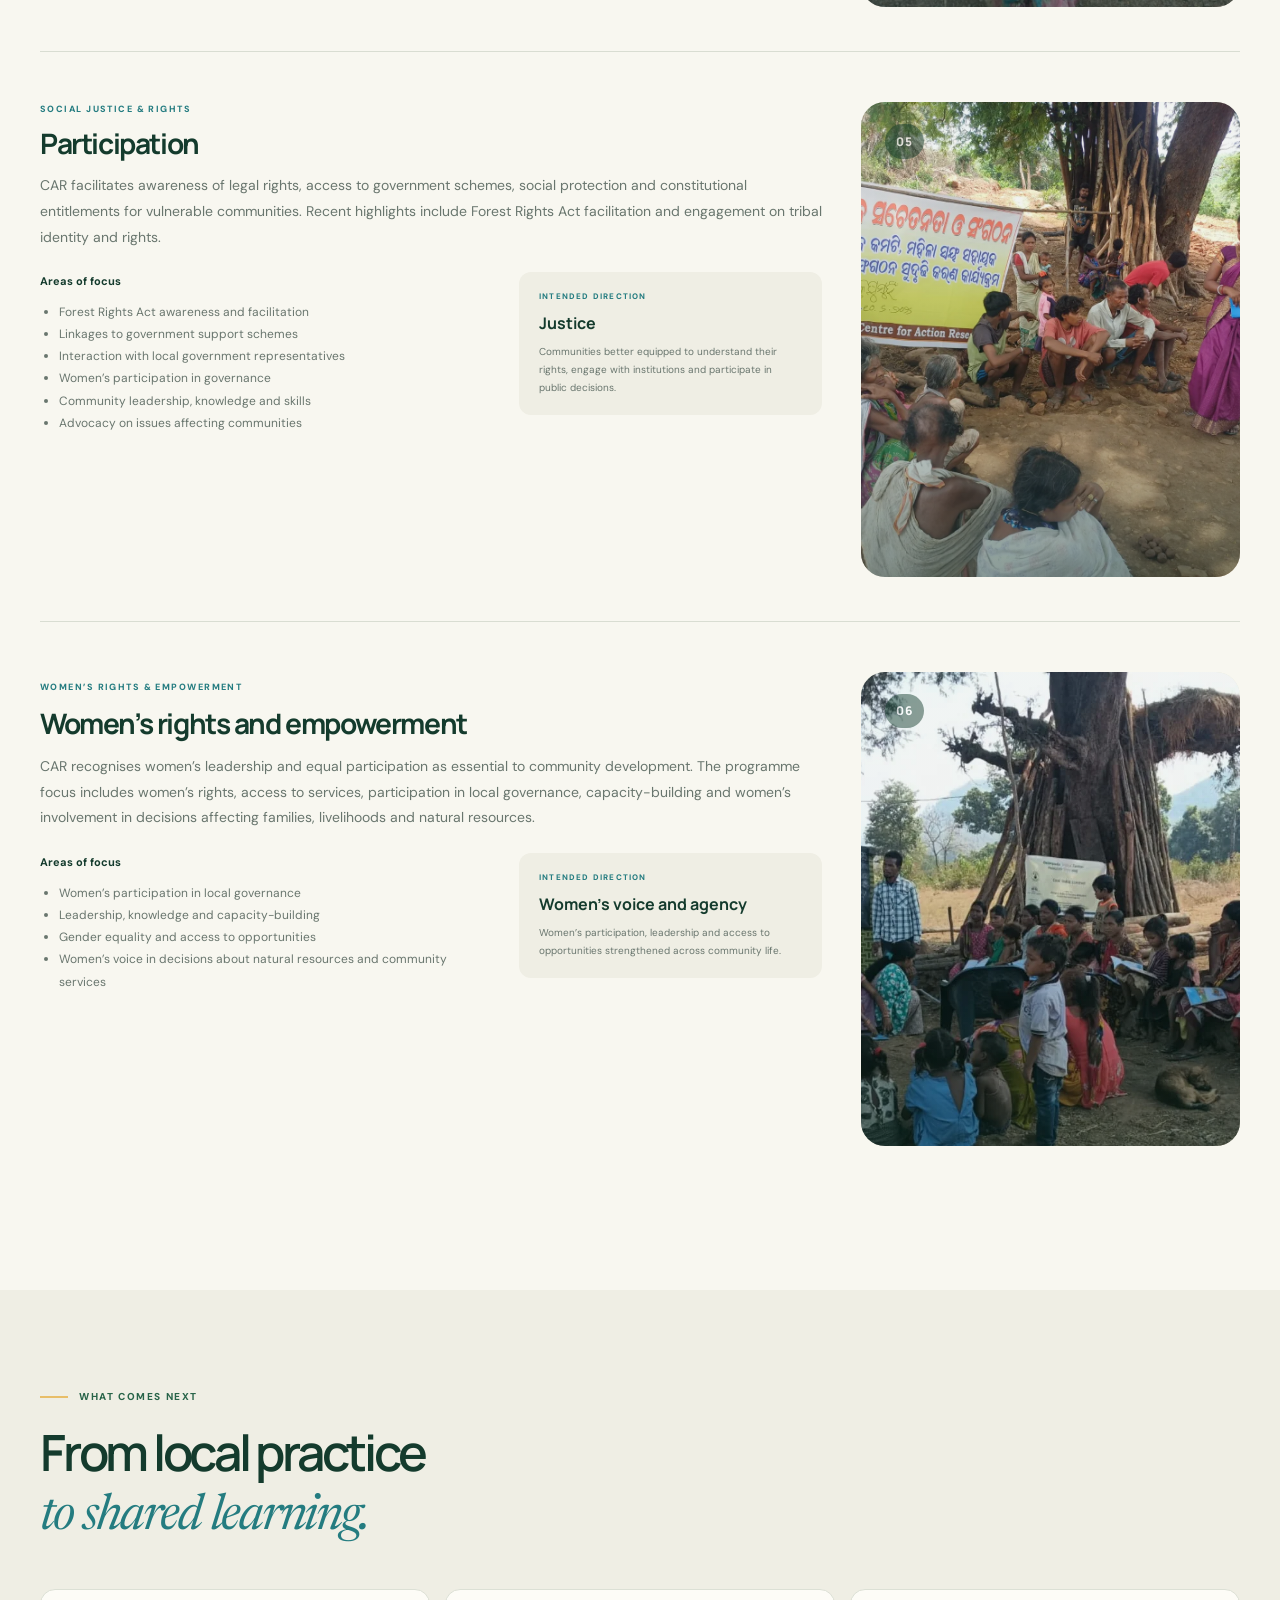
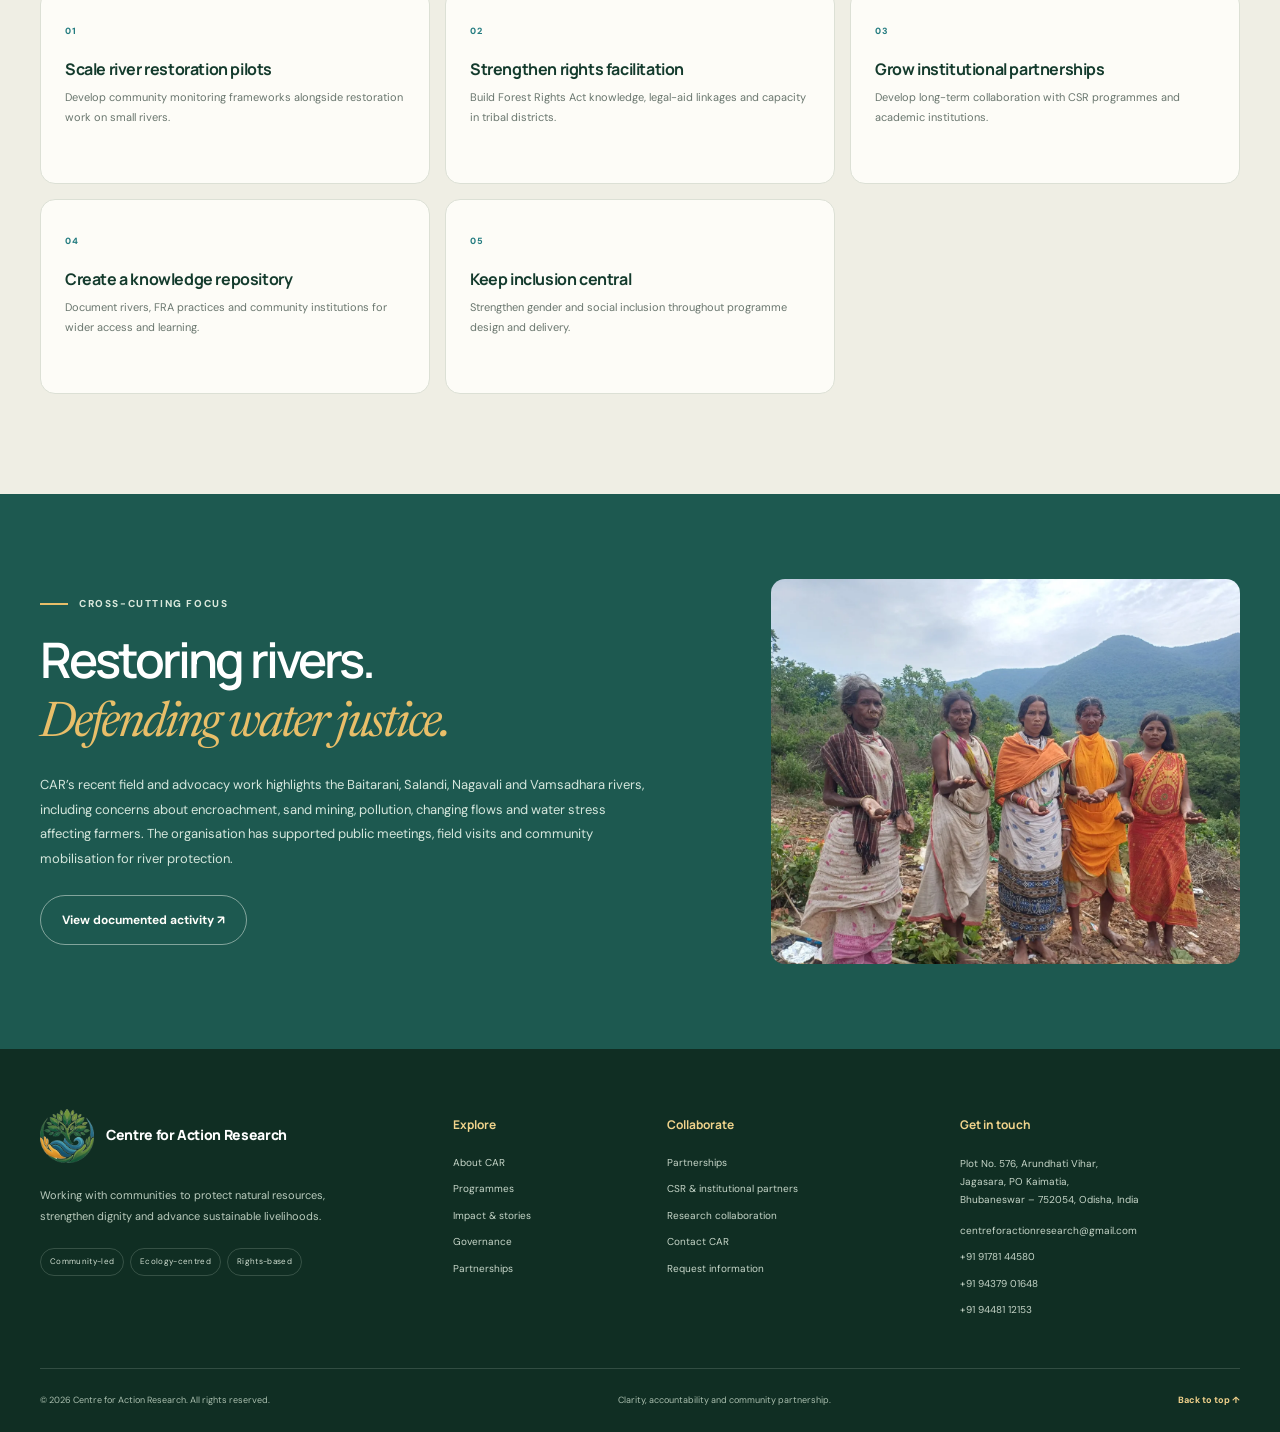
<file: programmes.html>
<!DOCTYPE html>
<html lang="en"><head><meta charset="utf-8"/><meta content="width=device-width, initial-scale=1" name="viewport"/><meta content="#143b2d" name="theme-color"/><meta content="Explore CAR programmes in livelihoods, health, education, environment, social justice and women’s rights." name="description"/><meta content="website" property="og:type"/><meta content="Our work | Centre for Action Research" property="og:title"/><meta content="Explore CAR programmes in livelihoods, health, education, environment, social justice and women’s rights." property="og:description"/><meta content="https://careco.in/assets/environment-day.webp" property="og:image"/><title>Our work | Centre for Action Research</title><link href="assets/favicon.png" rel="icon" type="image/png"/><link href="https://fonts.googleapis.com" rel="preconnect"/><link crossorigin="" href="https://fonts.gstatic.com" rel="preconnect"/><link href="https://fonts.googleapis.com/css2?family=DM+Sans:wght@400;500;600;700&amp;family=Manrope:wght@400;500;600;700;800&amp;family=Newsreader:opsz,wght@6..72,400;6..72,500;6..72,600&amp;display=swap" rel="stylesheet"/><link href="assets/styles.css" rel="stylesheet"/><link href="https://careco.in/programmes.html" rel="canonical"/></head><body data-current="programmes.html"><a class="skip-link" href="#main">Skip to content</a><div class="announcement"><div class="container announce-inner"><a href="partnerships.html">Explore partnership opportunities ↗</a></div></div><header class="site-header" id="top"><div class="container nav-shell"><a aria-label="Centre for Action Research home" class="brand" href="index.html"><img alt="" height="54" src="assets/car-mark.webp" width="54"/><span class="brand-copy"><b>Centre for Action Research</b></span></a><button aria-controls="primary-navigation" aria-expanded="false" aria-label="Open navigation" class="menu-toggle" type="button"><span></span><span></span></button><nav aria-label="Main navigation" class="primary-nav" id="primary-navigation"><a data-page="index.html" href="index.html">Home</a><a data-page="about.html" href="about.html">Who we are</a><a data-page="programmes.html" href="programmes.html">Our work</a><a data-page="impact.html" href="impact.html">Impact &amp; stories</a><a data-page="governance.html" href="governance.html">Governance</a><a data-page="contact.html" href="contact.html">Contact</a><a class="nav-cta" data-page="partnerships.html" href="partnerships.html">Partner with us ↗</a></nav></div></header><main id="main">
<section class="page-hero"><div class="container page-hero-grid"><div data-reveal=""><div class="eyebrow"><span class="eyebrow-line"></span>Our work</div><h1>One shared future.<br/><em>Connected action.</em></h1><p class="hero-lede">CAR’s programmes connect community-led development with the daily realities of health, education, livelihoods and environment. Each area offers a practical entry point for community-led development.</p><div class="hero-actions"><a class="btn btn-primary" href="#programme-areas">Explore programme areas ↓</a><a class="btn btn-quiet" href="partnerships.html">Partner on a programme →</a></div></div><div class="page-hero-image" data-reveal=""><img alt="Community members taking part in an environmental awareness activity and seed-ball regeneration." src="assets/environment-day.webp"/></div></div></section>
<section class="section" id="programme-areas"><div class="container"><div class="section-heading-row" data-reveal=""><div><div class="eyebrow"><span class="eyebrow-line"></span>Intervention areas</div><h2>Six connected pathways.<br/><em>A whole-community lens.</em></h2></div></div><div class="programme-list">
<article class="programme-block" data-reveal="" id="livelihoods"><div class="programme-art has-photo"><img alt="Community members in a rural landscape connected to local livelihoods." loading="lazy" src="assets/community-landscape.webp"/><span>01</span></div><div class="programme-content"><div class="programme-kicker">Livelihoods &amp; resilience</div><h3>Sustainable livelihoods</h3><p>Stronger livelihoods reduce household vulnerability and help communities rely on locally rooted skills, resources and institutions. CAR’s work includes agriculture and horticulture support, livelihood diversification, women’s economic empowerment and small-scale entrepreneurship.</p><div class="programme-details"><div><h4>Activities in the profile</h4><ul><li>Sustainable agriculture and horticulture support</li><li>Community-based seed banks and grain banks</li><li>Skill development and livelihood diversification</li><li>Forest-based livelihood opportunities</li><li>Access to government livelihood programmes</li><li>Strengthening community economic institutions</li></ul></div><div class="outcome-note"><span>INTENDED DIRECTION</span><b>Greater self-reliance</b><p>More resilient households, stronger local institutions and dignified livelihood options.</p></div></div></div></article>
<article class="programme-block programme-reverse" data-reveal="" id="health"><div class="programme-art has-photo"><img alt="Community members participating in a health check-up and awareness camp organised by CAR." loading="lazy" src="assets/community-health-outreach.webp"/><span>02</span></div><div class="programme-content"><div class="programme-kicker">Health, nutrition &amp; sanitation</div><h3>Healthier, informed communities</h3><p>CAR promotes awareness and improved access to essential health and nutrition services among tribal communities and vulnerable households, with particular attention to women, adolescent girls and children.</p><div class="programme-details"><div><h4>Areas of focus</h4><ul><li>Preventive health awareness and maternal/child health</li><li>Nutrition awareness</li><li>Water, sanitation and hygiene (WASH)</li><li>Community health awareness and referral</li><li>Linkages with public health services</li><li>Promotion of healthy and safe practices</li></ul></div><div class="outcome-note"><span>INTENDED DIRECTION</span><b>Health with dignity</b><p>Stronger awareness, safer practices and better connection with essential services.</p></div></div></div></article>
<article class="programme-block" data-reveal="" id="learning"><div class="programme-art has-photo"><img alt="Adult literacy learners gathered for a community learning session." loading="lazy" src="assets/adult-literacy-class.webp"/><span>03</span></div><div class="programme-content"><div class="programme-kicker">Education &amp; skills</div><h3>Learning at every age</h3><p>CAR works to improve educational opportunity for children and young people in underserved tribal communities while promoting adult and functional literacy. The emphasis is on practical learning that strengthens confidence and participation in everyday life.</p><div class="programme-details"><div><h4>Areas of focus</h4><ul><li>School enrolment and retention</li><li>Children’s learning support and parental awareness</li><li>Adult and functional literacy</li><li>Educational support for vulnerable children</li><li>Youth development and vocational skills</li><li>Digital and life-skills awareness</li></ul></div><div class="outcome-note"><span>INTENDED DIRECTION</span><b>Learning and agency</b><p>More opportunities to read, write, participate, make informed choices and realise potential.</p></div></div></div></article>
<article class="programme-block programme-reverse" data-reveal="" id="environment"><div class="programme-art has-photo"><img alt="Community members taking part in environmental awareness and seed-ball activity." loading="lazy" src="assets/environment-day.webp"/><span>04</span></div><div class="programme-content"><div class="programme-kicker">Environment &amp; climate resilience</div><h3>Healthy ecosystems, resilient communities</h3><p>CAR integrates environmental sustainability into development work because the lives and livelihoods of tribal communities are connected with land, forests, water and common resources. Activities include awareness, regeneration and local action on resource protection.</p><div class="programme-details"><div><h4>Areas of focus</h4><ul><li>Climate-change and environmental awareness</li><li>Natural-resource management</li><li>Forest and biodiversity conservation</li><li>Water, soil and land conservation</li><li>Traditional agriculture practices</li><li>Forest regeneration through seed balls</li><li>Environmentally responsible livelihoods</li></ul></div><div class="outcome-note"><span>INTENDED DIRECTION</span><b>Ecological resilience</b><p>Healthy ecosystems that support water security, livelihoods and future generations.</p></div></div></div></article>
<article class="programme-block" data-reveal="" id="justice"><div class="programme-art has-photo"><img alt="Community members gathered for a discussion about local concerns and rights." loading="lazy" src="assets/community-dialogue.webp"/><span>05</span></div><div class="programme-content"><div class="programme-kicker">Social justice &amp; rights</div><h3>Participation</h3><p>CAR facilitates awareness of legal rights, access to government schemes, social protection and constitutional entitlements for vulnerable communities. Recent highlights include Forest Rights Act facilitation and engagement on tribal identity and rights.</p><div class="programme-details"><div><h4>Areas of focus</h4><ul><li>Forest Rights Act awareness and facilitation</li><li>Linkages to government support schemes</li><li>Interaction with local government representatives</li><li>Women’s participation in governance</li><li>Community leadership, knowledge and skills</li><li>Advocacy on issues affecting communities</li></ul></div><div class="outcome-note"><span>INTENDED DIRECTION</span><b>Justice</b><p>Communities better equipped to understand their rights, engage with institutions and participate in public decisions.</p></div></div></div></article>
<article class="programme-block programme-reverse" data-reveal="" id="women-rights"><div class="programme-art has-photo"><img alt="Women and community members taking part in an outdoor learning and discussion session." loading="lazy" src="assets/adult-literacy-outdoor.webp"/><span>06</span></div><div class="programme-content"><span class="programme-kicker">Women’s rights &amp; empowerment</span><h3>Women’s rights and empowerment</h3><p>CAR recognises women’s leadership and equal participation as essential to community development. The programme focus includes women’s rights, access to services, participation in local governance, capacity-building and women’s involvement in decisions affecting families, livelihoods and natural resources.</p><div class="programme-details"><div><h4>Areas of focus</h4><ul><li>Women’s participation in local governance</li><li>Leadership, knowledge and capacity-building</li><li>Gender equality and access to opportunities</li><li>Women’s voice in decisions about natural resources and community services</li></ul></div><div class="outcome-note"><span>INTENDED DIRECTION</span><b>Women’s voice and agency</b><p>Women’s participation, leadership and access to opportunities strengthened across community life.</p></div></div></div></article></div></div></section>
<section class="section section-paper" id="programme-future-priorities"><div class="container"><div class="section-heading-row" data-reveal=""><div><div class="eyebrow"><span class="eyebrow-line"></span>What comes next</div><h2>From local practice<br/><em>to shared learning.</em></h2></div></div><div class="future-grid"><article data-reveal=""><span>01</span><h3>Scale river restoration pilots</h3><p>Develop community monitoring frameworks alongside restoration work on small rivers.</p></article><article data-reveal=""><span>02</span><h3>Strengthen rights facilitation</h3><p>Build Forest Rights Act knowledge, legal-aid linkages and capacity in tribal districts.</p></article><article data-reveal=""><span>03</span><h3>Grow institutional partnerships</h3><p>Develop long-term collaboration with CSR programmes and academic institutions.</p></article><article data-reveal=""><span>04</span><h3>Create a knowledge repository</h3><p>Document rivers, FRA practices and community institutions for wider access and learning.</p></article><article data-reveal=""><span>05</span><h3>Keep inclusion central</h3><p>Strengthen gender and social inclusion throughout programme design and delivery.</p></article></div></div></section><section class="section river-mini"><div class="container river-mini-grid"><div data-reveal=""><div class="eyebrow eyebrow-light"><span class="eyebrow-line"></span>Cross-cutting focus</div><h2>Restoring rivers.<br/><em>Defending water justice.</em></h2><p>CAR’s recent field and advocacy work highlights the Baitarani, Salandi, Nagavali and Vamsadhara rivers, including concerns about encroachment, sand mining, pollution, changing flows and water stress affecting farmers. The organisation has supported public meetings, field visits and community mobilisation for river protection.</p><a class="btn btn-light-outline" href="impact.html#rivers">View documented activity ↗</a></div><div class="river-mini-image" data-reveal=""><img alt="Community members in a rural landscape in Odisha" src="assets/community-landscape.webp"/></div></div></section>
</main>
<footer class="site-footer"><div class="container footer-top"><div class="footer-brand-block"><a class="brand brand-footer" href="index.html"><img alt="" height="54" src="assets/car-mark.webp" width="54"/><span class="brand-copy"><b>Centre for Action Research</b></span></a><p>Working with communities to protect natural resources, strengthen dignity and advance sustainable livelihoods.</p><div class="footer-pills"><span>Community-led</span><span>Ecology-centred</span><span>Rights-based</span></div></div><div class="footer-col"><h3>Explore</h3><a href="about.html">About CAR</a><a href="programmes.html">Programmes</a><a href="impact.html">Impact &amp; stories</a><a href="governance.html">Governance</a><a href="partnerships.html">Partnerships</a></div><div class="footer-col"><h3>Collaborate</h3><a href="partnerships.html">Partnerships</a><a href="partnerships.html#csr">CSR &amp; institutional partners</a><a href="partnerships.html#research">Research collaboration</a><a href="contact.html">Contact CAR</a><a href="mailto:centreforactionresearch@gmail.com?subject=CAR%20information%20request">Request information</a></div><div class="footer-col footer-contact"><h3>Get in touch</h3><p>Plot No. 576, Arundhati Vihar,<br/>Jagasara, PO Kaimatia,<br/>Bhubaneswar – 752054, Odisha, India</p><a href="mailto:centreforactionresearch@gmail.com">centreforactionresearch@gmail.com</a><a href="tel:+919178144580">+91 91781 44580</a><a href="tel:+919437901648">+91 94379 01648</a><a href="tel:+919448112153">+91 94481 12153</a></div></div><div class="container footer-bottom"><span>© <span data-year="">2026</span> Centre for Action Research. All rights reserved.</span><span>Clarity, accountability and community partnership.</span><a href="#top">Back to top ↑</a></div></footer><button aria-label="Back to top" class="back-to-top" type="button">↑</button><script defer="" src="assets/site.js"></script></body></html>
</file>
<file: assets/styles.css>
/* Centre for Action Research | responsive static website */
:root{--forest:#143b2d;--forest2:#1b4c38;--forest3:#286449;--leaf:#85a85d;--river:#247c80;--sand:#e8be69;--sandlight:#f5e7c7;--cream:#f8f7f0;--paper:#efeee4;--white:#fffefa;--ink:#1e2d26;--muted:#69766e;--line:#d9ddd2;--shadow:0 22px 70px rgba(25,57,41,.12);--container:1200px;--sans:'DM Sans',Arial,sans-serif;--display:'Manrope',Arial,sans-serif;--serif:'Newsreader',Georgia,serif}
*{box-sizing:border-box}html{scroll-behavior:smooth;scroll-padding-top:110px}body{margin:0;background:var(--cream);color:var(--ink);font-family:var(--sans);font-size:16px;line-height:1.68;-webkit-font-smoothing:antialiased}img{display:block;max-width:100%;height:auto}a{color:inherit;text-decoration:none}button,input,select,textarea{font:inherit}button,a{-webkit-tap-highlight-color:transparent}a:focus-visible,button:focus-visible,input:focus-visible,select:focus-visible,textarea:focus-visible{outline:3px solid var(--sand);outline-offset:4px}::selection{background:#e5c77e;color:var(--forest)}.container{width:min(calc(100% - 48px),var(--container));margin-inline:auto}.skip-link{position:absolute;left:12px;top:-80px;background:var(--white);color:var(--forest);z-index:200;padding:12px 18px;border-radius:9px}.skip-link:focus{top:12px}
/* Announcement and navigation */
.announcement{background:var(--forest);color:#e5eee5;font-size:11px;letter-spacing:.04em}.announce-inner{min-height:35px;display:flex;align-items:center;justify-content:space-between;gap:20px}.announcement a{color:#f5d99b}.announce-inner i{display:inline-block;width:7px;height:7px;margin-right:8px;border-radius:50%;background:#b9d58a;box-shadow:0 0 0 4px rgba(185,213,138,.13)}.site-header{z-index:100;position:sticky;top:0;background:rgba(248,247,240,.96);backdrop-filter:blur(14px);border-bottom:1px solid rgba(20,59,45,.09);transition:box-shadow .2s}.site-header.is-scrolled{box-shadow:0 8px 30px rgba(20,59,45,.08)}.nav-shell{display:flex;align-items:center;justify-content:space-between;min-height:88px;gap:26px}.brand{display:flex;align-items:center;gap:12px;min-width:250px}.brand img{width:54px;height:54px;object-fit:contain}.brand-copy{display:flex;flex-direction:column;line-height:1.2}.brand-copy b{font-family:var(--display);font-size:14px;letter-spacing:-.025em;color:var(--forest);font-weight:800}.brand-copy small{color:var(--muted);font-size:9px;letter-spacing:.08em;text-transform:uppercase;margin-top:6px}.primary-nav{display:flex;align-items:center;gap:clamp(13px,1.8vw,27px)}.primary-nav>a{font-size:12px;font-weight:700;color:#4d5b51;white-space:nowrap;transition:color .2s}.primary-nav>a:hover,.primary-nav>a[aria-current=page]{color:var(--forest)}.primary-nav>a[aria-current=page]:not(.nav-cta){position:relative}.primary-nav>a[aria-current=page]:not(.nav-cta):after{content:'';position:absolute;left:0;right:0;bottom:-9px;height:2px;background:var(--sand)}.primary-nav .nav-cta{padding:12px 16px;background:var(--forest);color:white;border-radius:999px}.primary-nav .nav-cta:hover{background:var(--forest3)}.menu-toggle{display:none;width:44px;height:44px;border:1px solid var(--line);background:transparent;border-radius:50%;cursor:pointer;align-items:center;justify-content:center;flex-direction:column;gap:5px}.menu-toggle span{width:17px;height:2px;background:var(--forest);transition:transform .2s}.menu-toggle[aria-expanded=true] span:first-child{transform:translateY(3.5px) rotate(45deg)}.menu-toggle[aria-expanded=true] span:last-child{transform:translateY(-3.5px) rotate(-45deg)}
/* Global type, buttons, call-outs */
.eyebrow{display:flex;align-items:center;gap:11px;font-size:10px;font-weight:800;text-transform:uppercase;letter-spacing:.16em;color:var(--forest3);line-height:1.4}.eyebrow-line{display:inline-block;width:28px;height:2px;background:var(--sand);flex:0 0 auto}.eyebrow-dark{color:var(--forest)}.eyebrow-light{color:#d9e8dc}.btn{display:inline-flex;align-items:center;justify-content:center;gap:14px;min-height:50px;padding:13px 21px;border-radius:999px;font-size:12px;font-weight:700;line-height:1.2;border:1px solid transparent;transition:transform .2s,background .2s,border-color .2s;cursor:pointer}.btn:hover{transform:translateY(-2px)}.btn-primary{background:var(--forest);color:var(--white);box-shadow:0 9px 22px rgba(20,59,45,.13)}.btn-primary:hover{background:var(--forest3)}.btn-quiet{color:var(--forest);border-color:#cfd8ce;background:rgba(255,255,255,.25)}.btn-quiet:hover{border-color:var(--forest);background:var(--white)}.btn-light-outline{border-color:rgba(240,247,239,.48);color:var(--white);background:transparent}.btn-light-outline:hover{background:rgba(255,255,255,.08);border-color:white}.btn-sand{background:var(--sand);color:var(--forest);font-weight:800}.btn-sand:hover{background:#f1cf89}.btn-full{width:100%;margin-top:5px}.hero-actions{display:flex;align-items:center;gap:14px;flex-wrap:wrap}.text-link{display:inline-flex;align-items:center;gap:12px;margin-top:15px;font-size:12px;font-weight:800;color:var(--forest);border-bottom:1px solid #a8baaa;padding-bottom:5px}.text-link:hover{color:var(--river);border-color:var(--river)}.lead{font-size:18px;line-height:1.72;color:#35473c;margin:0 0 18px}.small-note{font-size:11px!important;color:var(--muted);line-height:1.7}
/* Homepage hero */
.hero{position:relative;overflow:hidden;padding:75px 0 74px;background:radial-gradient(circle at 20% 5%,rgba(226,220,187,.25),transparent 33%),var(--cream)}.hero-grid{display:grid;grid-template-columns:1fr .92fr;align-items:center;gap:clamp(40px,6vw,90px)}.hero-copy{padding:22px 0 12px}.hero h1,.page-hero h1{font-family:var(--display);font-size:clamp(39px,5vw,66px);line-height:1.1;letter-spacing:-.065em;font-weight:600;margin:23px 0 25px;color:var(--forest)}h1 em,h2 em{font-family:var(--serif);font-weight:400;letter-spacing:-.045em}.hero h1 em,.page-hero h1 em{color:var(--river);font-style:italic}.hero-lede{max-width:610px;font-size:17px;line-height:1.8;color:#5d6b62;margin:0 0 29px}.hero-note{display:flex;align-items:center;gap:12px;margin-top:34px}.note-mark{width:38px;height:38px;border:1px solid #d7ddce;border-radius:50%;display:grid;place-items:center;color:var(--river);font-size:19px}.hero-note span:last-child{display:flex;flex-direction:column;line-height:1.4}.hero-note b{font-size:12px;color:var(--forest)}.hero-note small{font-size:10px;color:var(--muted);margin-top:2px}.hero-visual{position:relative;padding:0 12px 18px 0}.hero-photo-wrap{height:540px;max-height:62vw;min-height:400px;position:relative;border-radius:190px 190px 18px 18px;overflow:hidden;background:#d5d9cb;box-shadow:var(--shadow)}.hero-photo-wrap>img{width:100%;height:100%;object-fit:cover;object-position:54% center}.photo-vignette{position:absolute;inset:35% 0 0;background:linear-gradient(0deg,rgba(14,40,29,.78),transparent)}.photo-caption{position:absolute;bottom:25px;left:29px;right:25px;color:white;display:flex;flex-direction:column;gap:3px}.caption-kicker{font-size:9px;letter-spacing:.17em;color:#e6d7ac;font-weight:800}.photo-caption>span:last-child{font-family:var(--serif);font-style:italic;font-size:26px}.hero-seal{position:absolute;left:-44px;bottom:39px;width:138px;height:138px;background:var(--white);border:1px solid #e6e3d7;border-radius:50%;box-shadow:0 10px 32px rgba(26,50,37,.14);display:flex;flex-direction:column;align-items:center;justify-content:center}.hero-seal img{width:65px;height:53px;object-fit:contain}.hero-seal span{font-size:9px;line-height:1.25;text-align:center;color:var(--muted)}.hero-seal b{color:var(--forest);font-weight:800}.hero-side-label{position:absolute;right:-15px;top:48%;writing-mode:vertical-rl;font-size:9px;font-weight:800;letter-spacing:.17em;color:var(--forest3)}
/* Activity strip */
.proof-strip{background:var(--sand);padding:28px 0 31px}.proof-grid{display:grid;grid-template-columns:1.12fr repeat(4,1fr);gap:25px;align-items:center}.proof-intro p{font-size:11px;line-height:1.55;margin:7px 0 0;color:#5c5b43;max-width:180px}.proof-stat{display:flex;flex-direction:column;border-left:1px solid rgba(20,59,45,.2);padding-left:23px;min-height:68px;justify-content:center}.proof-stat strong{font-family:var(--display);font-size:36px;color:var(--forest);letter-spacing:-.07em;line-height:1.1}.proof-stat>span{font-size:10px;line-height:1.45;color:#4a594d;margin-top:7px;max-width:170px}
/* Sections and cards */
.section{padding:100px 0}.section-paper{background:var(--paper)}.section-intro{padding-top:114px;padding-bottom:108px}.intro-grid{display:grid;grid-template-columns:.88fr 1.12fr;gap:clamp(35px,8vw,125px);align-items:start}.section h2,.split-content h2,.footprint-grid h2,.contact-main h2{font-family:var(--display);font-size:clamp(32px,4vw,50px);line-height:1.16;letter-spacing:-.065em;font-weight:600;color:var(--forest);margin:19px 0 0}.section h2 em,.split-content h2 em,.footprint-grid h2 em,.contact-main h2 em{font-style:italic;color:var(--river);font-family:var(--serif);font-weight:400}.intro-text p:not(.lead),.rich-copy>p:not(.lead){color:var(--muted);font-size:14px;line-height:1.9}.section-heading-row{display:grid;grid-template-columns:1.1fr .9fr;gap:42px;align-items:end;margin-bottom:43px}.section-heading-row>p{max-width:470px;justify-self:end;color:var(--muted);font-size:13px;line-height:1.85;margin:0 0 5px}.work-grid{display:grid;grid-template-columns:repeat(3,1fr);gap:16px}.work-card{min-height:305px;display:flex;flex-direction:column;padding:27px 26px 24px;border:1px solid #dce0d4;border-radius:18px;background:rgba(255,255,255,.48);transition:transform .25s,box-shadow .25s,border-color .25s}.work-card:hover{transform:translateY(-5px);border-color:#c0cdbb;box-shadow:0 18px 44px rgba(23,57,40,.08)}.work-card-feature{background:var(--forest);color:#f9faf4;border-color:var(--forest)}.card-number{font-size:9px;font-weight:800;letter-spacing:.13em;color:#8e9f90}.work-card-feature .card-number{color:#b7c9b8}.card-icon{width:48px;height:48px;border-radius:15px;display:grid;place-items:center;margin:22px 0 17px;background:#e4ebdb;color:var(--forest);font-size:24px}.work-card h3{font-family:var(--display);font-size:20px;line-height:1.3;letter-spacing:-.04em;margin:0 0 11px;color:var(--forest)}.work-card-feature h3{color:#fff}.work-card p{font-size:12px;line-height:1.8;color:var(--muted);margin:0 0 16px}.work-card-feature p{color:#d5e0d5}.card-arrow{margin-top:auto;font-size:10px;font-weight:800;color:var(--forest3)}.work-card-feature .card-arrow{color:#f0d18b}
.river-story{background:var(--forest);color:white;overflow:hidden}.story-grid{display:grid;grid-template-columns:.93fr 1.07fr;gap:clamp(40px,8vw,120px);align-items:center}.story-image{position:relative;padding:0 0 20px 20px}.story-image:before{content:'';position:absolute;inset:20px 20px 0 0;border:1px solid rgba(220,191,113,.54);border-radius:16px}.story-image img{position:relative;z-index:1;width:100%;height:470px;object-fit:cover;border-radius:13px}.image-label{position:absolute;z-index:2;left:0;bottom:0;background:var(--sand);color:var(--forest);padding:17px 24px;display:flex;flex-direction:column;gap:2px;box-shadow:0 8px 20px #0e2e22}.image-label span{font-size:8px;font-weight:800;letter-spacing:.14em}.image-label b{font-family:var(--serif);font-size:22px;font-weight:500;font-style:italic}.story-copy h2,.river-mini h2,.final-cta h2,.due-diligence h2,.disclosure-grid h2{font-family:var(--display);font-size:clamp(31px,3.9vw,49px);line-height:1.17;letter-spacing:-.06em;font-weight:600;margin:20px 0}.story-copy h2{color:white}.story-copy h2 em,.river-mini h2 em,.final-cta h2 em,.due-diligence h2 em,.disclosure-grid h2 em{font-family:var(--serif);color:var(--sand);font-style:italic;font-weight:400}.story-copy>p{color:#cbd8cc;font-size:13px;line-height:1.95;margin:0 0 16px}.story-copy .btn{margin-top:14px}.section-heading-light h2{color:white}.section-heading-light h2 em{color:var(--sand)}.section-heading-light>p{color:#c9d8cb}.impact-band{display:grid;grid-template-columns:repeat(3,1fr);border:1px solid #d8ddd1;border-radius:18px;overflow:hidden;background:#fdfcf6}.impact-feature{padding:32px 30px;min-height:245px}.impact-feature+.impact-feature{border-left:1px solid #dde0d5}.impact-label{display:block;font-size:9px;letter-spacing:.15em;font-weight:800;color:var(--river)}.impact-feature strong{display:block;font-family:var(--display);font-size:29px;line-height:1.24;letter-spacing:-.055em;color:var(--forest);margin:19px 0 9px}.impact-feature p{font-size:12px;line-height:1.8;color:var(--muted);margin:0 0 18px}.impact-feature>a{font-size:10px;font-weight:800;color:var(--forest3)}.partners-grid{display:grid;grid-template-columns:1fr .9fr;gap:clamp(45px,8vw,120px);align-items:center}.partners-grid .lead{max-width:580px;margin:24px 0}.partner-note-grid{display:grid;grid-template-columns:1fr 1fr;gap:0 23px}.partner-note{padding:20px 0;border-bottom:1px solid #d3d8cc}.partner-note>span{font-size:9px;letter-spacing:.1em;font-weight:800;color:var(--river)}.partner-note b{display:block;font-family:var(--display);font-size:15px;margin:8px 0;color:var(--forest)}.partner-note p{margin:0;color:var(--muted);font-size:11px;line-height:1.7}.final-cta{background:var(--forest);padding:68px 0}.cta-inner{display:flex;align-items:center;justify-content:space-between;gap:42px}.cta-inner h2{margin-bottom:0}.cta-actions{display:flex;align-items:flex-start;flex-direction:column;gap:13px;flex:0 0 auto}.cta-email{font-size:11px;color:#cfdfd1;text-decoration:underline;text-decoration-color:#6c8b76;text-underline-offset:4px}.cta-email:hover{color:white}
/* Interior hero and split layouts */
.page-hero{padding:78px 0 76px;overflow:hidden;background:linear-gradient(125deg,#f8f7f0 0%,#f1f0e6 100%)}.page-hero-grid{display:grid;grid-template-columns:1.05fr .82fr;align-items:center;gap:clamp(45px,8vw,110px)}.page-hero h1{font-size:clamp(42px,5.2vw,64px);margin:22px 0}.page-hero .hero-lede{font-size:16px;max-width:600px}.page-hero-image{position:relative;padding:0 16px 16px 0}.page-hero-image:before{content:'';position:absolute;inset:15px 0 0 16px;border:1px solid #c6d0bf;border-radius:15px}.page-hero-image img{position:relative;width:100%;height:405px;object-fit:cover;border-radius:13px;box-shadow:var(--shadow)}.image-corner-note{position:absolute;right:0;bottom:0;background:var(--sand);color:var(--forest);padding:14px 19px;font-size:9px;line-height:1.45;letter-spacing:.1em;font-weight:800}.page-hero-tags{display:flex;gap:8px;flex-wrap:wrap;margin-top:24px}.page-hero-tags span{border:1px solid #d4dacf;background:rgba(255,255,255,.35);border-radius:999px;padding:7px 12px;font-size:10px;font-weight:700;color:var(--forest3)}.split-content{display:grid;grid-template-columns:.78fr 1.22fr;gap:clamp(45px,9vw,135px);align-items:start}.split-content>div:first-child{position:sticky;top:145px}.rich-copy{max-width:690px}.rich-copy>p{margin-top:0;margin-bottom:19px}.quote-panel{background:var(--paper);border-left:3px solid var(--sand);padding:29px 30px;margin-top:31px}.quote-symbol{font-family:var(--serif);font-size:54px;line-height:.7;color:var(--river)}.quote-panel p{font-family:var(--serif);font-size:26px;font-style:italic;color:var(--forest);line-height:1.32;margin:14px 0 12px}.quote-panel small{font-size:9px;text-transform:uppercase;letter-spacing:.12em;color:var(--muted);font-weight:800}.section-dark{background:var(--forest);color:white}.purpose-grid{display:grid;grid-template-columns:1fr 1fr;gap:18px}.purpose-card{border:1px solid rgba(232,238,225,.2);border-radius:16px;padding:32px;background:rgba(255,255,255,.035)}.purpose-index{font-size:9px;letter-spacing:.16em;color:var(--sand);font-weight:800}.purpose-card h3{font-family:var(--display);font-size:24px;line-height:1.34;letter-spacing:-.04em;margin:24px 0 11px;color:white}.purpose-card p{font-size:12px;line-height:1.9;color:#c8d7cb;margin:0}.principles-grid{display:grid;grid-template-columns:repeat(3,1fr);gap:17px}.principle-card{padding:29px 27px;background:var(--white);border:1px solid #dedfd4;border-radius:15px}.principle-number{display:grid;place-items:center;width:43px;height:43px;background:#e4ebe0;color:var(--forest3);font-weight:800;border-radius:13px;font-size:13px}.principle-card h3{font-family:var(--display);font-size:18px;line-height:1.35;letter-spacing:-.03em;color:var(--forest);margin:21px 0 10px}.principle-card p{font-size:12px;line-height:1.85;color:var(--muted);margin:0}.values-wheel{min-height:400px;display:grid;grid-template-columns:repeat(4,1fr);grid-template-rows:repeat(3,auto);gap:15px;align-items:center;justify-items:center;max-width:830px;margin:0 auto;position:relative}.values-wheel:before{content:'';position:absolute;inset:60px 130px;border:1px dashed #b5c7b6;border-radius:50%;pointer-events:none}.values-centre{grid-column:2/4;grid-row:2;width:140px;height:140px;background:var(--forest);border-radius:50%;color:white;display:flex;flex-direction:column;align-items:center;justify-content:center;z-index:1;box-shadow:0 0 0 12px var(--cream),0 0 0 13px #dce0d4}.values-centre img{height:55px;width:60px;object-fit:contain}.values-centre strong{text-align:center;font-size:10px;line-height:1.25;letter-spacing:.09em;text-transform:uppercase}.value-chip{padding:14px 23px;border-radius:999px;background:var(--white);border:1px solid #dce0d5;box-shadow:0 5px 14px rgba(28,59,41,.04);font-size:12px;font-weight:800;color:var(--forest);z-index:2}.value-justice{grid-column:2;grid-row:1;background:#f6e2b8}.value-equality{grid-column:3;grid-row:1}.value-respect{grid-column:4;grid-row:2;background:#dbece7}.value-dignity{grid-column:3;grid-row:3;background:#dae6f1}.value-rights{grid-column:2;grid-row:3;background:#e0ebd5}.value-inclusion{grid-column:1;grid-row:2;background:#f1e4ce}.value-humility{grid-column:1;grid-row:1}.footprint-grid{display:grid;grid-template-columns:.92fr 1.08fr;align-items:center;gap:clamp(45px,8vw,120px)}.footprint-grid p:not(.lead){font-size:13px;color:var(--muted);line-height:1.9}.footprint-image{position:relative;padding:0 15px 15px 0}.footprint-image img{position:relative;width:100%;height:420px;object-fit:cover;border-radius:14px}.footprint-image:after{content:'';position:absolute;inset:15px 0 0 15px;border:1px solid #bccbb5;border-radius:14px;pointer-events:none}.footprint-caption{position:absolute;left:-18px;bottom:0;background:var(--sand);padding:18px 24px;display:flex;flex-direction:column;gap:3px;z-index:2}.footprint-caption b{font-family:var(--serif);font-size:22px;font-weight:500;font-style:italic;color:var(--forest)}.footprint-caption span{font-size:9px;color:#59624e;letter-spacing:.08em}
/* Programme detail blocks */
.programme-list{display:flex;flex-direction:column;gap:22px}.programme-block{display:grid;grid-template-columns:270px 1fr;gap:clamp(28px,5vw,72px);padding:28px 0 44px;border-bottom:1px solid var(--line);scroll-margin-top:125px}.programme-block:last-child{border-bottom:0}.programme-reverse .programme-art{order:2}.programme-reverse .programme-content{order:1}.programme-art{min-height:265px;border-radius:17px;position:relative;overflow:hidden;display:grid;place-items:center}.programme-art>span{position:absolute;left:22px;top:15px;font-family:var(--display);font-size:12px;font-weight:800;opacity:.7}.programme-art svg{width:160px;height:160px;fill:none;stroke:currentColor;stroke-width:2.6;stroke-linejoin:round;stroke-linecap:round}.art-livelihood{background:#e4ead8;color:#588042}.art-health{background:#f0e1d7;color:#a46655}.art-learning{background:#e9e4c9;color:#8b7c32}.art-environment{background:#d9e9e4;color:#2c7a69}.art-justice{background:#e4dfed;color:#7666a3}.programme-kicker{font-size:9px;text-transform:uppercase;letter-spacing:.16em;color:var(--river);font-weight:800}.programme-content h3{font-family:var(--display);font-size:29px;letter-spacing:-.05em;line-height:1.2;color:var(--forest);margin:8px 0 12px}.programme-content>p{font-size:13px;line-height:1.9;color:var(--muted);max-width:850px;margin:0 0 22px}.programme-details{display:grid;grid-template-columns:1.15fr .85fr;gap:28px}.programme-details h4{font-size:11px;margin:0 0 10px;color:var(--forest)}.programme-details ul{margin:0;padding-left:18px;color:var(--muted);font-size:11px;line-height:1.9}.outcome-note{background:var(--paper);padding:18px 20px;border-radius:12px;align-self:start}.outcome-note>span{display:block;color:var(--river);font-size:8px;font-weight:800;letter-spacing:.15em}.outcome-note b{display:block;font-family:var(--display);font-size:16px;line-height:1.35;margin:9px 0;color:var(--forest)}.outcome-note p{font-size:10px;line-height:1.8;color:var(--muted);margin:0}.river-mini{background:#1d5950;color:white;padding:85px 0}.river-mini-grid{display:grid;grid-template-columns:1.05fr .8fr;gap:clamp(45px,9vw,125px);align-items:center}.river-mini h2{color:white}.river-mini p{font-size:13px;line-height:1.9;color:#d4e6dc;margin-bottom:23px}.river-mini-image img{height:385px;width:100%;object-fit:cover;border-radius:14px}.future-grid{display:grid;grid-template-columns:repeat(3,1fr);gap:15px}.future-grid article{background:#fdfcf7;border:1px solid #dce0d5;border-radius:15px;padding:26px 24px;min-height:195px}.future-grid article>span{font-size:9px;color:var(--river);font-weight:800;letter-spacing:.15em}.future-grid h3{font-family:var(--display);font-size:16px;line-height:1.4;letter-spacing:-.025em;color:var(--forest);margin:15px 0 8px}.future-grid p{font-size:11px;line-height:1.8;color:var(--muted);margin:0}
/* Impact, case stories and timeline */
.stats-grid{display:grid;grid-template-columns:repeat(3,1fr);gap:14px}.stats-grid article{padding:28px;background:var(--white);border:1px solid #dce0d5;border-radius:15px;min-height:205px}.stats-grid article>span{display:block;color:var(--river);font-size:9px;font-weight:800;letter-spacing:.12em}.stats-grid strong{display:block;font-family:var(--display);font-size:44px;letter-spacing:-.07em;line-height:1.2;color:var(--forest);margin:14px 0 8px}.stats-grid p{font-size:11px;line-height:1.8;color:var(--muted);margin:0}.story-detail{scroll-margin-top:100px}.editorial-grid{display:grid;grid-template-columns:.86fr 1.14fr;gap:clamp(45px,8vw,115px);align-items:start}.editorial-reverse .editorial-image{order:2}.editorial-reverse .editorial-copy{order:1}.editorial-image{position:relative}.editorial-image img{width:100%;height:495px;object-fit:cover;border-radius:14px}.editorial-tag{position:absolute;left:0;bottom:18px;background:var(--sand);color:var(--forest);padding:11px 15px;font-size:8px;letter-spacing:.13em;font-weight:800}.editorial-copy h2{margin-top:14px}.editorial-copy .story-date{font-size:9px;letter-spacing:.14em;font-weight:800;color:var(--river);margin:14px 0}.editorial-copy>p:not(.story-date){font-size:13px;line-height:1.95;color:var(--muted)}.evidence-box{padding:21px 23px;background:var(--white);border:1px solid #dce0d4;border-radius:12px;margin:23px 0}.evidence-box b{display:block;font-family:var(--display);font-size:12px;color:var(--forest);margin-bottom:8px}.evidence-box p,.evidence-box ul{font-size:11px;line-height:1.85;color:var(--muted);margin:0}.evidence-box ul{padding-left:18px}.careful-note{border-left:2px solid var(--sand);padding-left:15px;font-size:11px!important}.timeline{max-width:900px;margin:20px auto 0}.timeline-item{display:grid;grid-template-columns:130px 1fr;gap:35px;padding:24px 0;border-bottom:1px solid rgba(231,237,226,.17)}.timeline-item:last-child{border-bottom:0}.timeline-date{font-size:9px;font-weight:800;letter-spacing:.14em;color:var(--sand);padding-top:5px}.timeline-item h3{font-family:var(--display);font-size:18px;letter-spacing:-.03em;margin:0 0 7px;color:white}.timeline-item p{font-size:12px;line-height:1.85;color:#cbdace;margin:0;max-width:710px}.gallery-grid{display:grid;grid-template-columns:1.15fr .85fr .85fr;gap:15px}.gallery-item{margin:0;background:var(--white);border:1px solid #e0e2d7;border-radius:13px;overflow:hidden;display:flex;flex-direction:column}.gallery-item img{height:210px;width:100%;object-fit:cover}.gallery-large{grid-row:span 2}.gallery-large img{height:100%;min-height:460px}.gallery-item figcaption{padding:14px 16px 16px;display:flex;flex-direction:column;gap:4px}.gallery-item figcaption b{font-family:var(--display);font-size:13px;color:var(--forest)}.gallery-item figcaption span{font-size:10px;color:var(--muted);line-height:1.6}.photo-consent-note{border-left:2px solid var(--sand);padding-left:14px;margin-top:26px;font-size:10px;line-height:1.8;color:var(--muted);max-width:850px}
/* Partnership and governance */
.partnership-grid{display:grid;grid-template-columns:repeat(2,1fr);gap:16px}.partnership-card{background:var(--white);padding:30px;border-radius:17px;border:1px solid #dce0d5}.partnership-icon{width:44px;height:44px;border-radius:50%;display:grid;place-items:center;background:var(--sandlight);color:var(--forest);font-size:12px;font-weight:800;margin-bottom:24px}.partnership-card h3{font-family:var(--display);font-size:23px;line-height:1.25;letter-spacing:-.04em;color:var(--forest);margin:8px 0 12px}.partnership-card>p{font-size:12px;line-height:1.85;color:var(--muted)}.partnership-card ul{padding-left:17px;font-size:11px;line-height:1.85;color:var(--muted);margin:18px 0}.partnership-focus-grid{display:grid;grid-template-columns:.83fr 1.17fr;gap:clamp(40px,8vw,110px);align-items:center}.partnership-focus-image img{height:540px;width:100%;object-fit:cover;border-radius:15px}.partnership-focus-grid .lead{margin-top:22px}.process-list{margin-top:25px}.process-list>div{display:grid;grid-template-columns:35px 1fr;gap:14px;padding:16px 0;border-bottom:1px solid var(--line)}.process-list>div>span{font-size:10px;letter-spacing:.1em;color:var(--river);font-weight:800;padding-top:2px}.process-list p{font-size:11px;line-height:1.75;color:var(--muted);margin:0}.process-list b{font-size:12px;color:var(--forest)}.opportunity-list{border-top:1px solid #d2d9ce}.opportunity-list>a{display:grid;grid-template-columns:55px 1fr 26px;gap:17px;align-items:center;padding:22px 10px;border-bottom:1px solid #d2d9ce;transition:background .2s}.opportunity-list>a:hover{background:rgba(255,255,255,.48)}.opportunity-no{font-size:10px;color:var(--river);letter-spacing:.1em;font-weight:800}.opportunity-list b{display:block;font-family:var(--display);font-size:17px;color:var(--forest);letter-spacing:-.03em}.opportunity-list small{display:block;font-size:11px;color:var(--muted);margin-top:4px}.opportunity-arrow{font-size:18px;color:var(--forest3)}.due-diligence{background:#244c3b;color:white}.due-diligence-grid{display:grid;grid-template-columns:.86fr 1.14fr;gap:clamp(40px,8vw,115px);align-items:start}.due-diligence h2{color:white}.due-diligence-grid>div:first-child>p{color:#cadbcf;font-size:13px;line-height:1.9}.due-checklist{background:#f9f8f0;color:var(--ink);border-radius:15px;padding:29px}.due-checklist h3{font-family:var(--display);color:var(--forest);font-size:18px;margin:0 0 18px}.check-row{display:grid;grid-template-columns:24px 1fr;gap:10px;padding:13px 0;border-bottom:1px solid #e0e3d7}.check-row>span{width:22px;height:22px;border-radius:50%;display:grid;place-items:center;background:#dcebd7;color:var(--forest3);font-size:12px;font-weight:800}.check-row p{font-size:11px;color:var(--muted);line-height:1.7;margin:0}.due-note{margin:17px 0 0;font-size:9px;line-height:1.8;color:#788077}.policy-grid{display:grid;grid-template-columns:repeat(3,1fr);gap:14px}.policy-grid article{background:var(--white);border:1px solid #dce0d5;border-radius:14px;padding:24px;min-height:200px}.policy-grid article>span{font-size:9px;font-weight:800;letter-spacing:.1em;color:var(--river)}.policy-grid h3{font-family:var(--display);font-size:17px;color:var(--forest);letter-spacing:-.03em;line-height:1.4;margin:14px 0 9px}.policy-grid p{font-size:11px;color:var(--muted);line-height:1.7;margin:0 0 12px}.policy-grid small{font-size:9px;color:#8a7861;line-height:1.6;display:block}.leadership-panel{border-top:1px solid var(--line)}.leader-row{display:grid;grid-template-columns:180px 1fr;gap:23px;padding:20px 0;border-bottom:1px solid var(--line)}.leader-role{font-size:10px;font-weight:800;color:var(--river);line-height:1.5}.leader-row b{display:block;font-family:var(--display);font-size:15px;color:var(--forest);line-height:1.55}.leader-row small{display:block;color:var(--muted);font-size:10px;margin-top:4px}.statutory-list>div{padding:18px 0;border-bottom:1px solid #d9ddd2}.statutory-list>div:first-child{padding-top:0}.statutory-list span{display:block;font-family:var(--display);font-size:14px;font-weight:800;color:var(--forest);margin-bottom:6px}.statutory-list p{font-size:11px;line-height:1.8;color:var(--muted);margin:0}.statutory-warning{background:#f3e8ce;border:1px solid #e5d2a9;border-radius:12px;padding:18px 20px;margin-top:17px}.statutory-warning b{font-family:var(--display);font-size:12px;color:#745a1e}.statutory-warning p{color:#665b40;margin-top:6px}.partner-names{display:grid;grid-template-columns:repeat(4,1fr);border:1px solid #d9ddd2;border-radius:14px;overflow:hidden;background:rgba(255,255,255,.42)}.partner-names>div{padding:26px 21px;font-family:var(--display);font-weight:800;font-size:14px;letter-spacing:-.025em;color:var(--forest)}.partner-names>div+div{border-left:1px solid #d9ddd2}.partner-names span{display:block;font-family:var(--sans);font-weight:400;font-size:10px;line-height:1.6;color:var(--muted);margin-top:10px}.disclosure-grid{display:grid;grid-template-columns:.85fr 1.15fr;gap:clamp(40px,8vw,110px);align-items:center}.disclosure-grid h2{color:white}.disclosure-copy p{font-size:12px;line-height:1.9;color:#cbdace}.disclosure-copy .btn{margin-top:12px}
/* Contact */
.contact-layout{display:grid;grid-template-columns:1fr .88fr;gap:clamp(45px,8vw,110px);align-items:start}.contact-main h2{margin-bottom:21px}.contact-main .lead{font-size:16px;color:var(--muted);margin-bottom:32px}.contact-method{display:grid;grid-template-columns:46px 1fr;gap:16px;padding:22px 0;border-bottom:1px solid var(--line)}.contact-icon{width:43px;height:43px;border-radius:14px;background:#e4ebdf;color:var(--forest3);display:grid;place-items:center;font-size:19px}.contact-method small{display:block;font-size:9px;letter-spacing:.15em;font-weight:800;color:var(--river);margin:0 0 7px}.contact-method a{display:block;font-size:12px;font-weight:700;color:var(--forest);margin:3px 0}.contact-method p,.contact-method address{font-size:11px;line-height:1.75;color:var(--muted);font-style:normal;margin:7px 0 0}.contact-hours{padding:20px 21px;border-radius:12px;background:var(--paper);margin-top:25px}.contact-hours b{font-family:var(--display);color:var(--forest);font-size:13px}.contact-hours p{font-size:11px;color:var(--muted);line-height:1.8;margin:7px 0 0}.contact-form-panel{background:var(--white);border:1px solid #dfe2d8;border-radius:18px;padding:31px;box-shadow:0 10px 40px rgba(26,58,41,.06)}.form-kicker{font-size:9px;letter-spacing:.16em;color:var(--river);font-weight:800}.contact-form-panel h3{font-family:var(--display);font-size:27px;letter-spacing:-.05em;color:var(--forest);margin:8px 0}.contact-form-panel>p{font-size:11px;color:var(--muted);line-height:1.75}.contact-form-panel form{margin-top:22px}.contact-form-panel label{display:block;font-size:11px;font-weight:800;color:var(--forest);margin:16px 0 6px}.contact-form-panel label span{color:var(--muted);font-weight:400}.contact-form-panel input,.contact-form-panel select,.contact-form-panel textarea{width:100%;padding:13px 14px;border:1px solid #d8ddd2;border-radius:9px;background:#fbfaf5;color:var(--ink);font-size:12px}.contact-form-panel textarea{resize:vertical;min-height:120px}.contact-form-panel input::placeholder,.contact-form-panel textarea::placeholder{color:#98a198}.form-feedback{font-size:11px;line-height:1.6;color:var(--forest3)}.form-disclaimer{font-size:9px!important;color:#8a9189!important;margin-top:15px}.contact-topic-grid{display:grid;grid-template-columns:repeat(4,1fr);gap:13px}.contact-topic-grid>a{position:relative;padding:23px 21px;background:var(--white);border:1px solid #dce0d5;border-radius:13px;min-height:175px;display:flex;flex-direction:column;align-items:flex-start;transition:transform .2s,box-shadow .2s}.contact-topic-grid>a:hover{transform:translateY(-3px);box-shadow:0 12px 25px rgba(25,57,41,.07)}.contact-topic-grid>a>span:first-child{font-size:9px;font-weight:800;color:var(--river);letter-spacing:.1em}.contact-topic-grid b{font-family:var(--display);font-size:15px;color:var(--forest);margin:13px 0 6px}.contact-topic-grid small{font-size:10px;line-height:1.6;color:var(--muted)}.topic-arrow{position:absolute;right:17px;top:17px;color:var(--forest3)}.not-found{max-width:760px;text-align:center;padding:55px 0}.not-found .eyebrow,.not-found .hero-actions{justify-content:center}.not-found h1{font-family:var(--display);font-size:clamp(44px,7vw,72px);color:var(--forest);line-height:1.05;letter-spacing:-.06em}.not-found h1 em{font-family:var(--serif);color:var(--river);font-weight:400}.not-found p{color:var(--muted);max-width:510px;margin:22px auto 30px}
/* Footer */
.site-footer{background:#102e23;color:white;padding:60px 0 0}.footer-top{display:grid;grid-template-columns:1.4fr .65fr .95fr 1.05fr;gap:40px;padding-bottom:49px}.brand-footer{min-width:unset}.brand-footer .brand-copy b{color:white;font-size:14px}.brand-footer .brand-copy small{color:#a9c2ad}.footer-brand-block>p{max-width:330px;color:#bacbbd;font-size:11px;line-height:1.9;margin:22px 0}.footer-pills{display:flex;flex-wrap:wrap;gap:6px}.footer-pills span{border:1px solid rgba(219,232,218,.19);border-radius:999px;padding:6px 9px;font-size:8px;letter-spacing:.04em;color:#d1dfd2}.footer-col{display:flex;flex-direction:column;align-items:flex-start;gap:10px}.footer-col h3{font-family:var(--display);font-size:12px;color:#f1d48c;margin:6px 0 10px}.footer-col>a{font-size:10px;color:#c7d6c9;line-height:1.65}.footer-col>a:hover{color:white;text-decoration:underline;text-underline-offset:4px}.footer-contact p{font-size:10px;line-height:1.8;color:#c7d6c9;margin:0 0 4px}.footer-bottom{display:flex;justify-content:space-between;align-items:center;gap:20px;min-height:64px;border-top:1px solid rgba(219,232,218,.17);font-size:9px;color:#a9beae}.footer-bottom a{color:#f0d18b;font-weight:700;white-space:nowrap}.back-to-top{position:fixed;right:20px;bottom:20px;width:42px;height:42px;background:var(--sand);color:var(--forest);border:0;border-radius:50%;font-size:18px;font-weight:800;box-shadow:0 6px 20px rgba(0,0,0,.13);cursor:pointer;opacity:0;pointer-events:none;transform:translateY(8px);transition:opacity .2s,transform .2s;z-index:40}.back-to-top.is-visible{opacity:1;pointer-events:auto;transform:translateY(0)}
/* Reveal without JS remains visible; supports reduced-motion preference */
[data-reveal]{opacity:1;transform:none}[data-reveal].js-reveal{opacity:0;transform:translateY(18px);transition:opacity .65s ease,transform .65s cubic-bezier(.2,.7,.2,1)}[data-reveal].js-reveal.is-visible{opacity:1;transform:translateY(0)}
@media(max-width:1100px){.container{width:min(calc(100% - 40px),var(--container))}.brand{min-width:225px}.brand-copy b{font-size:12px}.brand-copy small{font-size:8px}.primary-nav{gap:12px}.primary-nav>a{font-size:11px}.nav-shell{gap:15px}.hero-grid{gap:40px}.hero-photo-wrap{height:490px}.proof-grid{grid-template-columns:1fr repeat(2,1fr);row-gap:22px}.proof-intro{grid-column:1/-1}.proof-intro p{max-width:none}.proof-stat{min-height:65px}.work-grid{grid-template-columns:repeat(2,1fr)}.work-card{min-height:290px}.footer-top{grid-template-columns:1.2fr .7fr 1fr 1fr;gap:24px}.programme-block{grid-template-columns:225px 1fr}.partner-names{grid-template-columns:repeat(2,1fr)}.partner-names>div:nth-child(3){border-left:0;border-top:1px solid #d9ddd2}.partner-names>div:nth-child(4){border-top:1px solid #d9ddd2}}
@media(max-width:860px){.announce-inner{font-size:10px}.nav-shell{min-height:76px}.brand{min-width:0}.brand img{width:47px;height:47px}.menu-toggle{display:flex;margin-left:auto}.primary-nav{display:none;position:absolute;top:calc(100% - 1px);left:0;right:0;padding:18px 22px 24px;background:var(--cream);border-bottom:1px solid var(--line);box-shadow:0 18px 28px rgba(20,59,45,.08);flex-direction:column;align-items:stretch;gap:0}.primary-nav.is-open{display:flex}.primary-nav>a{padding:13px 5px;font-size:13px;border-bottom:1px solid #e1e3d9}.primary-nav>a[aria-current=page]:not(.nav-cta):after{display:none}.primary-nav .nav-cta{margin-top:12px;text-align:center;padding:14px}.hero{padding:56px 0 60px}.hero-grid,.page-hero-grid{grid-template-columns:1fr;gap:39px}.hero-copy{padding-top:0}.hero h1{font-size:clamp(42px,7vw,64px)}.hero-visual{width:min(100%,560px);margin:0 auto;padding-left:22px}.hero-photo-wrap{height:510px;max-height:none}.hero-seal{left:-1px;width:115px;height:115px}.hero-seal img{width:53px;height:48px}.hero-side-label{right:-5px}.page-hero{padding:58px 0}.page-hero-grid{gap:35px}.page-hero-image{width:min(100%,560px);justify-self:center}.page-hero-image img{height:390px}.intro-grid,.story-grid,.partners-grid,.split-content,.footprint-grid,.river-mini-grid,.editorial-grid,.partnership-focus-grid,.due-diligence-grid,.disclosure-grid,.contact-layout{grid-template-columns:1fr;gap:35px}.section{padding:75px 0}.section-intro{padding:80px 0}.section-heading-row{grid-template-columns:1fr;gap:16px;margin-bottom:32px}.section-heading-row>p{justify-self:start;max-width:600px}.story-grid{gap:45px}.story-image img{height:390px}.impact-band{grid-template-columns:1fr}.impact-feature{min-height:unset;padding:27px}.impact-feature+.impact-feature{border-left:0;border-top:1px solid #dde0d5}.cta-inner{align-items:flex-start;flex-direction:column}.cta-actions{flex-direction:row;align-items:center;flex-wrap:wrap}.split-content>div:first-child{position:static}.programme-block{grid-template-columns:190px 1fr;gap:28px}.programme-art{min-height:240px}.programme-details{grid-template-columns:1fr}.outcome-note{max-width:100%}.editorial-reverse .editorial-image,.editorial-reverse .editorial-copy{order:0}.editorial-image img{height:400px}.gallery-grid{grid-template-columns:1fr 1fr}.gallery-large{grid-row:auto;grid-column:1/-1}.gallery-large img{height:330px;min-height:0}.gallery-item img{height:210px}.partnership-focus-image img{height:360px}.footer-top{grid-template-columns:1fr 1fr;gap:35px}.footer-brand-block{grid-column:1/-1}.policy-grid{grid-template-columns:repeat(2,1fr)}.contact-topic-grid{grid-template-columns:repeat(2,1fr)}.values-wheel{max-width:620px;min-height:360px}.values-wheel:before{inset:55px 90px}.partner-names>div{padding:22px}.future-grid{grid-template-columns:repeat(2,1fr)}}
@media(max-width:560px){.container{width:min(calc(100% - 34px),var(--container))}.announce-inner{min-height:34px;justify-content:center}.announce-inner>span{max-width:65%}.announce-inner>a{white-space:nowrap;font-size:9px}.brand-copy b{font-size:11px}.brand-copy small{letter-spacing:.04em;font-size:7px}.nav-shell{min-height:70px}.hero{padding-top:43px}.hero h1,.page-hero h1{font-size:clamp(38px,10vw,48px);line-height:1.09}.hero-lede,.page-hero .hero-lede{font-size:14px;line-height:1.8}.hero-actions{gap:10px}.btn{min-height:47px;padding:12px 16px;font-size:11px;gap:10px}.hero-photo-wrap{height:400px;min-height:0;border-radius:135px 135px 15px 15px}.photo-caption{left:19px;bottom:18px}.photo-caption>span:last-child{font-size:21px}.caption-kicker{font-size:7px}.hero-seal{width:88px;height:88px;left:0;bottom:22px}.hero-seal img{width:43px;height:36px}.hero-seal span{font-size:7px}.hero-side-label{font-size:7px;right:-9px}.proof-grid{grid-template-columns:1fr 1fr;gap:15px}.proof-intro{grid-column:1/-1}.proof-stat{padding-left:13px}.proof-stat strong{font-size:32px}.proof-stat>span{font-size:9px}.proof-intro p{font-size:10px}.section{padding:62px 0}.section-intro{padding:64px 0}.section h2,.split-content h2,.footprint-grid h2,.contact-main h2{font-size:34px}.lead{font-size:15px}.work-grid{grid-template-columns:1fr;gap:12px}.work-card{min-height:245px;padding:23px}.work-card h3{font-size:19px}.story-image{padding-left:12px}.story-image img{height:300px}.image-label{padding:12px 16px}.image-label b{font-size:18px}.story-copy h2,.river-mini h2,.final-cta h2,.due-diligence h2,.disclosure-grid h2{font-size:33px}.partner-note-grid{grid-template-columns:1fr}.partner-note{padding:15px 0}.cta-inner{gap:26px}.cta-actions{align-items:flex-start;flex-direction:column}.page-hero{padding:47px 0}.page-hero-image img{height:300px}.page-hero-tags span{font-size:9px}.purpose-grid,.principles-grid,.stats-grid,.partnership-grid,.future-grid{grid-template-columns:1fr}.purpose-card{padding:24px}.values-wheel{min-height:300px;gap:8px;grid-template-columns:repeat(3,1fr);grid-template-rows:repeat(3,auto)}.values-wheel:before{inset:50px 45px}.values-centre{grid-column:2;grid-row:2;width:100px;height:100px;box-shadow:0 0 0 8px var(--cream),0 0 0 9px #dce0d4}.values-centre img{height:38px;width:44px}.values-centre strong{font-size:8px}.value-chip{font-size:9px;padding:10px 11px;text-align:center}.value-justice{grid-column:2;grid-row:1}.value-equality{grid-column:3;grid-row:1}.value-respect{grid-column:3;grid-row:2}.value-dignity{grid-column:3;grid-row:3}.value-rights{grid-column:2;grid-row:3}.value-inclusion{grid-column:1;grid-row:2}.value-humility{grid-column:1;grid-row:1}.footprint-image img{height:300px}.footprint-caption{left:-5px;padding:12px 17px}.footprint-caption b{font-size:18px}.programme-block{grid-template-columns:1fr;gap:20px;padding:14px 0 31px}.programme-reverse .programme-art,.programme-reverse .programme-content{order:initial}.programme-art{min-height:190px}.programme-art svg{width:125px;height:125px}.programme-content h3{font-size:24px}.river-mini{padding:62px 0}.river-mini-image img{height:270px}.future-grid article{min-height:0}.timeline-item{grid-template-columns:85px 1fr;gap:14px;padding:19px 0}.timeline-item h3{font-size:15px}.timeline-item p{font-size:11px}.timeline-date{font-size:8px}.editorial-image img{height:300px}.stats-grid article{min-height:unset}.gallery-grid{grid-template-columns:1fr}.gallery-large{grid-column:auto}.gallery-large img{height:280px}.gallery-item img{height:250px}.opportunity-list>a{grid-template-columns:30px 1fr 20px;gap:10px;padding:18px 4px}.opportunity-list b{font-size:14px}.opportunity-list small{font-size:10px}.due-checklist{padding:22px}.policy-grid{grid-template-columns:1fr}.policy-grid article{min-height:0}.leader-row{grid-template-columns:1fr;gap:5px;padding:16px 0}.partner-names{grid-template-columns:1fr}.partner-names>div+div,.partner-names>div:nth-child(3){border-left:0;border-top:1px solid #d9ddd2}.partner-names>div{padding:18px}.contact-form-panel{padding:23px}.contact-topic-grid{grid-template-columns:1fr}.contact-topic-grid>a{min-height:135px}.contact-method{grid-template-columns:38px 1fr;gap:12px}.contact-icon{width:37px;height:37px}.footer-top{grid-template-columns:1fr 1fr;gap:28px 20px}.footer-brand-block{grid-column:1/-1}.footer-col h3{font-size:11px}.footer-col>a,.footer-contact p,.footer-contact>a{font-size:9px;overflow-wrap:anywhere}.footer-bottom{padding:17px 0;align-items:flex-start;flex-direction:column;gap:8px}.footer-bottom span:nth-child(2){display:none}.back-to-top{right:12px;bottom:12px;width:38px;height:38px}.hero-note{margin-top:24px}}
@media(prefers-reduced-motion:reduce){html{scroll-behavior:auto}*,*::before,*::after{animation-duration:.01ms!important;animation-iteration-count:1!important;transition-duration:.01ms!important}[data-reveal].js-reveal{opacity:1;transform:none}}


/* Client revision: consistent programme cards and balanced content widths */
.work-grid{grid-template-columns:repeat(3,minmax(0,1fr));align-items:stretch}.work-card{height:100%;min-height:280px;display:flex;flex-direction:column}.work-card p{flex:1}.section-heading-row{align-items:end}.section-heading-row>p{max-width:48ch}.story-grid{align-items:center}.story-image img{display:block;width:100%;height:100%;object-fit:cover}@media(max-width:850px){.work-grid{grid-template-columns:repeat(2,minmax(0,1fr))}}@media(max-width:560px){.work-grid{grid-template-columns:1fr}.work-card{min-height:unset}}

/* Client revision: consistent programme cards and balanced content widths */
.work-grid{grid-template-columns:repeat(3,minmax(0,1fr));align-items:stretch}.work-card{height:100%;min-height:280px;display:flex;flex-direction:column}.work-card p{flex:1}.section-heading-row{align-items:end}.section-heading-row>p{max-width:48ch}@media(max-width:850px){.work-grid{grid-template-columns:repeat(2,minmax(0,1fr))}}@media(max-width:560px){.work-grid{grid-template-columns:1fr}.work-card{min-height:unset}}

/* Statutory bank account disclosure */
.bank-details-card{background:var(--white);border:1px solid #dce0d5;border-radius:16px;padding:clamp(22px,3.5vw,38px);box-shadow:0 9px 25px rgba(20,59,45,.035)}.bank-details-intro{padding-bottom:21px;border-bottom:1px solid #dce0d5}.bank-details-intro h3{font-family:var(--display);font-size:clamp(22px,2.4vw,29px);letter-spacing:-.035em;color:var(--forest);margin:12px 0 8px}.bank-details-intro p{margin:0;color:var(--muted);font-size:12px;line-height:1.8}.bank-detail-grid{display:grid;grid-template-columns:repeat(2,minmax(0,1fr));gap:0 26px}.bank-detail-grid>div{padding:19px 0;border-bottom:1px solid #e3e6dd;min-width:0}.bank-detail-grid span{display:block;color:var(--river);font-size:9px;font-weight:800;letter-spacing:.12em;text-transform:uppercase;margin-bottom:8px}.bank-detail-grid strong{display:block;font-size:13px;line-height:1.7;color:var(--forest);overflow-wrap:anywhere}.bank-mono{font-variant-numeric:tabular-nums;letter-spacing:.02em}.bank-verification-note{font-size:10px;line-height:1.8;color:var(--muted);margin:18px 0 0}.future-grid h3{font-family:var(--display)}@media(max-width:560px){.bank-detail-grid{grid-template-columns:1fr}.bank-details-card{padding:22px}}


/* CAR content update: consistent photo panels and richer document / partnership sections */
.programme-art.has-photo { position: relative; overflow: hidden; aspect-ratio: 0.78; min-height: 290px; border-radius: 24px; padding: 0; background: #e6ead8; isolation: isolate; }
.programme-art.has-photo::after { content: ""; position: absolute; inset: 0; background: linear-gradient(180deg, rgba(10,43,32,.05) 32%, rgba(10,43,32,.47) 100%); z-index: 0; pointer-events: none; }
.programme-art.has-photo img { position: absolute; inset: 0; width: 100%; height: 100%; object-fit: cover; display: block; }
.programme-art.has-photo > span { position: absolute; z-index: 1; top: 22px; left: 24px; color: #fff; font-weight: 800; letter-spacing: .08em; background: rgba(20,59,45,.68); border-radius: 100px; padding: .45rem .7rem; }
.programme-block { align-items: stretch; }
.programme-block .programme-content { min-width: 0; }
.programme-copy { min-width: 0; }
.document-downloads { margin-top: 2.5rem; padding-top: 2rem; border-top: 1px solid var(--line, #d8ded1); }
.document-downloads-intro { max-width: 760px; margin-bottom: 1.3rem; }
.document-downloads-intro h3 { margin: .5rem 0 .75rem; font-size: clamp(1.6rem, 2.6vw, 2.2rem); }
.download-card-grid { display: grid; grid-template-columns: repeat(2, minmax(0,1fr)); gap: 1.1rem; }
.download-card { padding: clamp(1.25rem, 2.2vw, 2rem); background: #fff; border: 1px solid rgba(20,59,45,.12); border-radius: 20px; box-shadow: 0 12px 35px rgba(22,44,33,.05); display: flex; flex-direction: column; align-items: flex-start; gap: .45rem; }
.download-card h4 { margin: .25rem 0; font-size: 1.2rem; line-height: 1.3; color: #143b2d; }
.download-card p { margin: 0; }
.download-card .download-meta { margin: .45rem 0 .9rem; color: #697a70; font-size: .92rem; }
.download-type { display: inline-block; color: #197d80; font-size: .72rem; font-weight: 800; letter-spacing: .13em; text-transform: uppercase; }
.download-card .btn { margin-top: auto; }
.network-year-grid { display: grid; grid-template-columns: repeat(4, minmax(0,1fr)); gap: 1rem; margin-top: 1.4rem; }
.network-year-card { background: #fff; border: 1px solid rgba(20,59,45,.12); border-radius: 18px; padding: 1.25rem; }
.network-year { display: inline-block; margin-bottom: .65rem; color: #197d80; font-weight: 800; font-size: .82rem; letter-spacing: .08em; }
.network-year-card h3 { font-size: 1.05rem; line-height: 1.3; margin: 0 0 .5rem; }
.network-year-card p { margin: 0; color: #677970; font-size: .93rem; }
.bank-details-section { background: #f7f6ef; }
.bank-details-layout { display: grid; grid-template-columns: minmax(0,.85fr) minmax(0,1.15fr); gap: clamp(2rem,5vw,5rem); align-items: start; }
.bank-intro h2 { max-width: 13ch; }
.bank-detail-card { border: 1px solid rgba(20,59,45,.12); background: #fff; border-radius: 22px; padding: clamp(1.25rem,2.8vw,2.1rem); box-shadow: 0 15px 40px rgba(22,44,33,.06); }
.bank-detail-card h3 { margin: .45rem 0 .25rem; }
.bank-subtitle { color: #64776b; margin-bottom: 1.2rem; }
.bank-facts { display: grid; grid-template-columns: minmax(120px,.65fr) minmax(0,1.2fr); gap: .7rem 1rem; margin: 0; padding: 1rem 0; border-top: 1px solid #e7eae1; }
.bank-facts dt { color: #62756b; font-size: .91rem; }
.bank-facts dd { margin: 0; font-weight: 700; color: #143b2d; overflow-wrap: anywhere; }
.bank-warning { margin: .7rem 0 0; padding: .85rem 1rem; background: #f3f1e8; border-radius: 12px; color: #5d6d62; font-size: .88rem; }
.literacy-photo-pair { display: grid; grid-template-columns: repeat(2,minmax(0,1fr)); gap: 1rem; }
.literacy-photo-pair .editorial-image { margin: 0; }
.editorial-image-secondary { margin-top: 1rem; }
.field-photo-card { overflow: hidden; background: #fff; border-radius: 16px; border: 1px solid rgba(20,59,45,.12); margin: 0; }
.field-photo-card img { width: 100%; height: 220px; object-fit: cover; display: block; }
.field-photo-card figcaption { padding: .8rem 1rem 1rem; color: #53675a; font-size: .9rem; }
@media (max-width: 900px) {
  .network-year-grid { grid-template-columns: repeat(2,minmax(0,1fr)); }
  .bank-details-layout { grid-template-columns: 1fr; }
}
@media (max-width: 620px) {
  .download-card-grid, .network-year-grid, .literacy-photo-pair { grid-template-columns: 1fr; }
  .programme-art.has-photo { min-height: 260px; aspect-ratio: 1.2; }
  .bank-facts { grid-template-columns: 1fr; gap: .25rem; }
  .bank-facts dd { margin-bottom: .55rem; }
}


/* Accessible values list: replaces the circular Core Values graphic per client feedback. */
.values-list-grid{display:grid;grid-template-columns:repeat(3,minmax(0,1fr));gap:16px;margin-top:30px}.value-card{background:var(--white);border:1px solid var(--line);border-radius:18px;padding:22px;box-shadow:0 8px 28px rgba(25,57,41,.05)}.value-card h3{margin:0 0 8px;color:var(--forest);font-family:var(--display);font-size:18px}.value-card p{margin:0;color:var(--muted);font-size:14px}@media(max-width:760px){.values-list-grid{grid-template-columns:repeat(2,minmax(0,1fr));gap:12px}.value-card{padding:17px}}@media(max-width:460px){.values-list-grid{grid-template-columns:1fr}}

/* PROGRAMMES PAGE — FINAL UNIFORM LAYOUT */

.programme-list .programme-block {
  display: grid !important;
  grid-template-columns: minmax(0, 1.65fr) minmax(220px, 0.8fr) !important;
  gap: clamp(24px, 3vw, 42px) !important;
  align-items: start !important;
}

/* Content takes priority */
.programme-list .programme-block > .programme-content {
  grid-column: 1 !important;
  grid-row: 1 !important;
  order: 0 !important;
  width: 100% !important;
  max-width: none !important;
  min-width: 0 !important;
}

/* Smaller image on the right */
.programme-list .programme-block > .programme-art {
  grid-column: 2 !important;
  grid-row: 1 !important;
  order: 0 !important;
  width: 100% !important;
  min-width: 0 !important;
  min-height: 0 !important;
  aspect-ratio: 4 / 5 !important;
  height: auto !important;
}

/* Consistent image cropping */
.programme-list .programme-art.has-photo img {
  position: absolute !important;
  inset: 0 !important;
  width: 100% !important;
  height: 100% !important;
  object-fit: cover !important;
}

/* Prevent alternating sections from reversing the layout */
.programme-list .programme-reverse > .programme-content,
.programme-list .programme-reverse > .programme-art {
  grid-column: auto !important;
  grid-row: auto !important;
  order: 0 !important;
}

.programme-list .programme-reverse > .programme-content {
  grid-column: 1 !important;
  grid-row: 1 !important;
}

.programme-list .programme-reverse > .programme-art {
  grid-column: 2 !important;
  grid-row: 1 !important;
}

/* Readable text */
.programme-list .programme-content h3 {
  font-size: clamp(24px, 2.2vw, 29px) !important;
  line-height: 1.25 !important;
}

.programme-list .programme-content > p {
  max-width: none !important;
  font-size: 14px !important;
  line-height: 1.85 !important;
}

/* Activities and outcome card: no overlap */
.programme-list .programme-details {
  display: grid !important;
  grid-template-columns: minmax(0, 1.2fr) minmax(190px, 0.8fr) !important;
  gap: 24px !important;
  align-items: start !important;
  width: 100% !important;
  min-width: 0 !important;
}

.programme-list .programme-details > * {
  position: static !important;
  inset: auto !important;
  transform: none !important;
  float: none !important;
  width: auto !important;
  min-width: 0 !important;
  max-width: none !important;
  margin: 0 !important;
}

.programme-list .programme-details ul {
  padding-left: 19px !important;
  font-size: 12px !important;
  line-height: 1.85 !important;
  overflow-wrap: anywhere;
}

.programme-list .outcome-note {
  position: static !important;
  align-self: start !important;
  width: 100% !important;
  max-width: none !important;
  margin: 0 !important;
}

/* Tablet */
@media (max-width: 900px) {
  .programme-list .programme-block {
    grid-template-columns: minmax(0, 1.3fr) minmax(180px, 0.7fr) !important;
    gap: 22px !important;
  }

  .programme-list .programme-details {
    grid-template-columns: minmax(0, 1fr) !important;
    gap: 18px !important;
  }
}

/* Mobile */
@media (max-width: 620px) {
  .programme-list .programme-block {
    grid-template-columns: minmax(0, 1fr) !important;
    gap: 20px !important;
  }

  .programme-list .programme-block > .programme-art,
  .programme-list .programme-block.programme-reverse > .programme-art {
    grid-column: 1 !important;
    grid-row: 1 !important;
    aspect-ratio: 16 / 9 !important;
  }

  .programme-list .programme-block > .programme-content,
  .programme-list .programme-block.programme-reverse > .programme-content {
    grid-column: 1 !important;
    grid-row: 2 !important;
  }

  .programme-list .programme-details {
    grid-template-columns: minmax(0, 1fr) !important;
  }
}
</file>
